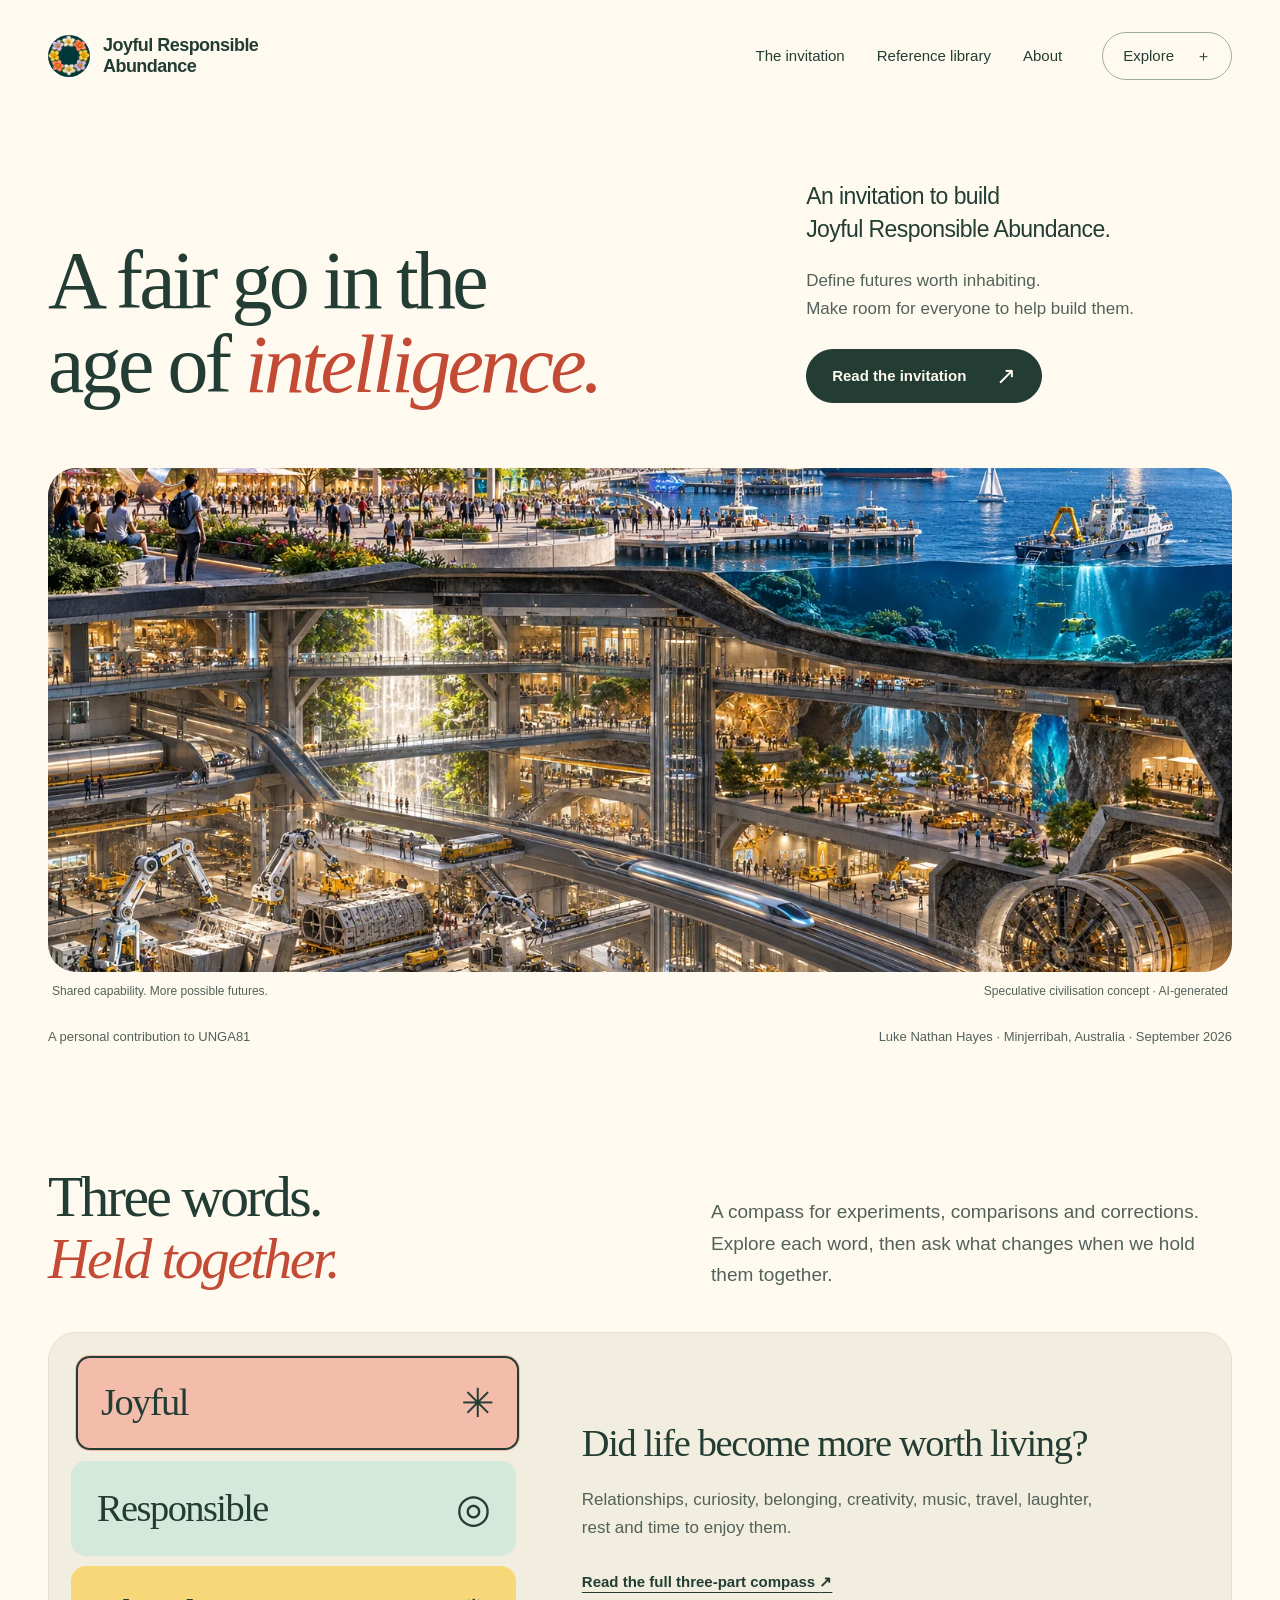
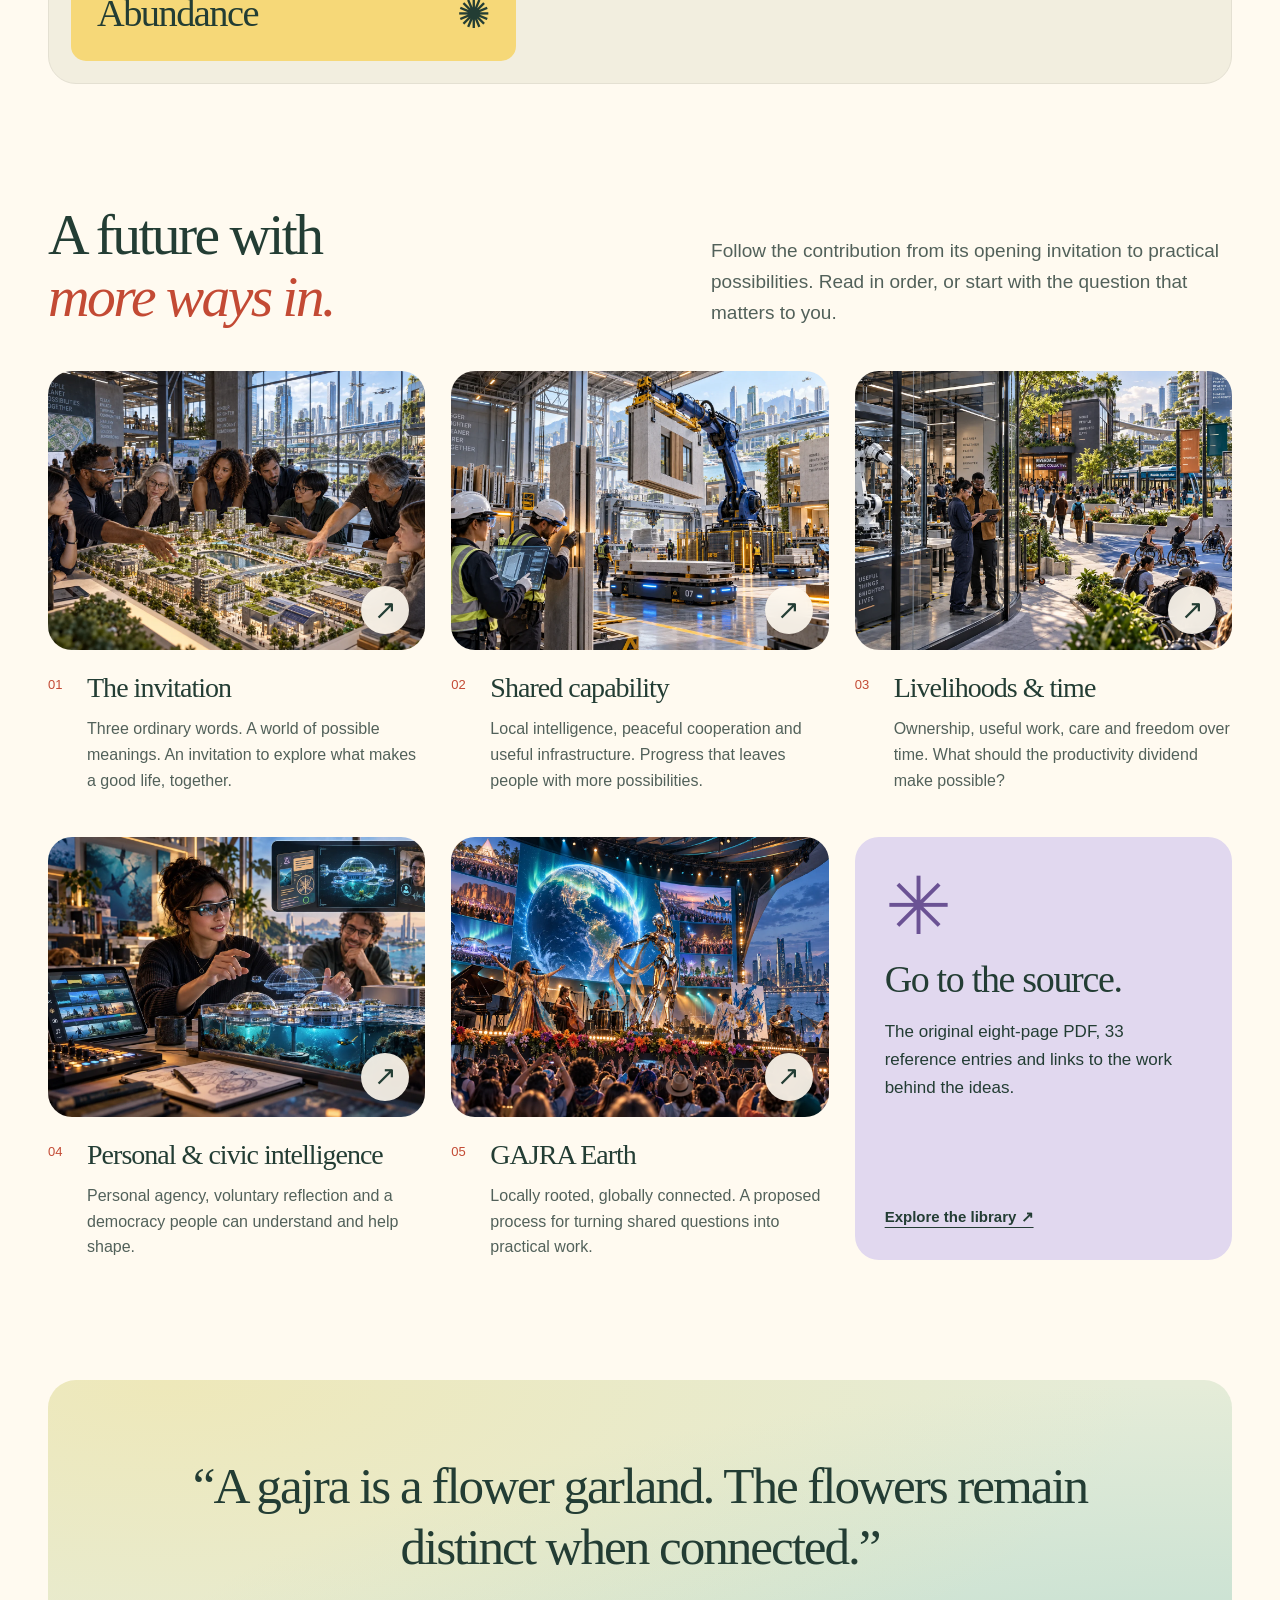
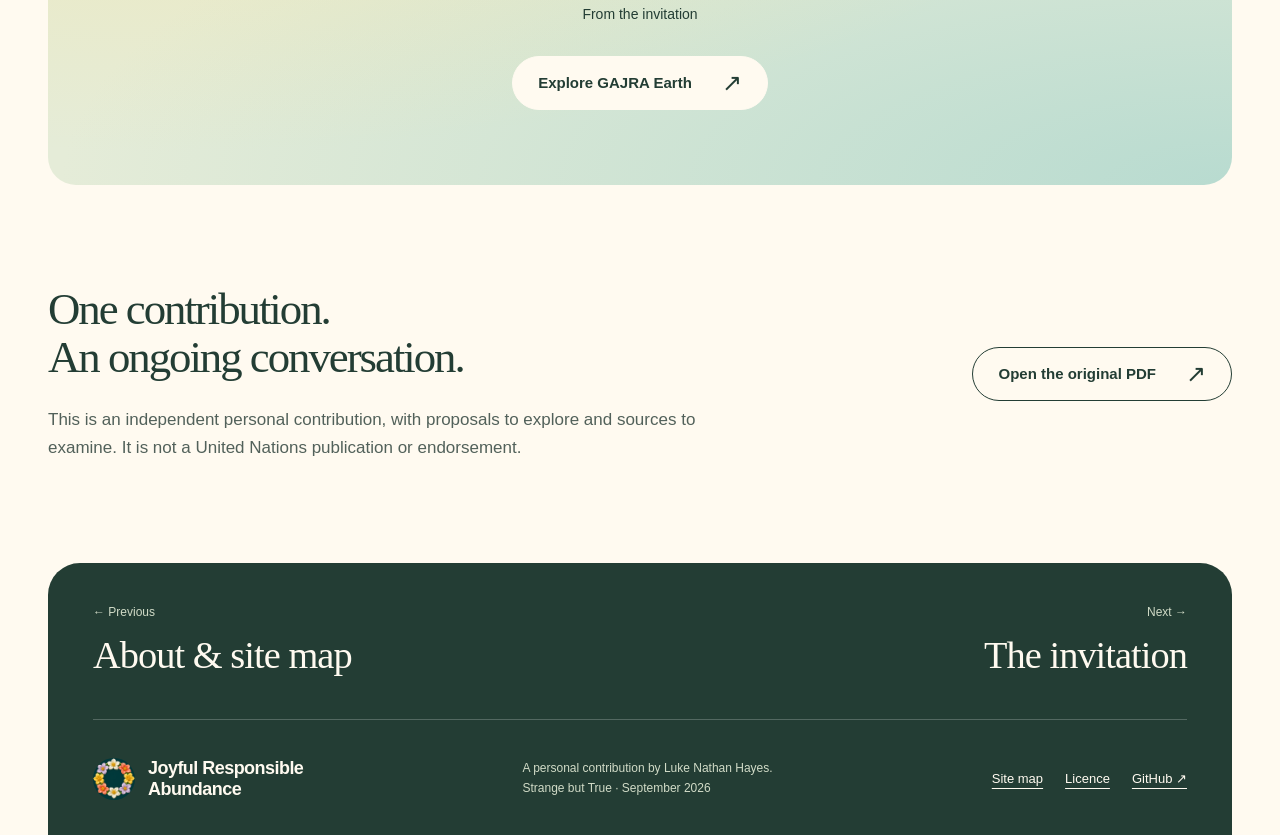
<file: index.html>
<!doctype html>
<html lang="en-AU"><head><meta charset="utf-8"><meta name="viewport" content="width=device-width, initial-scale=1"><meta name="theme-color" content="#fffaf0"><title>A fair go in the age of intelligence | Joyful Responsible Abundance</title><meta name="description" content="An invitation to build Joyful Responsible Abundance. A personal contribution to UNGA81 by Luke Nathan Hayes."><link rel="canonical" href="https://auraofintelligence.github.io/UNGA81-Luke-Hayes/"><meta property="og:type" content="website"><meta property="og:title" content="A fair go in the age of intelligence"><meta property="og:description" content="An invitation to build Joyful Responsible Abundance. A personal contribution to UNGA81 by Luke Nathan Hayes."><meta property="og:url" content="https://auraofintelligence.github.io/UNGA81-Luke-Hayes/"><meta property="og:image" content="https://auraofintelligence.github.io/UNGA81-Luke-Hayes/assets/images/social.jpg?v=civilisation-20260921b"><meta property="og:image:alt" content="A speculative coastal generation city combines active public spaces with subterranean transport, robotic industry and material recovery."><meta property="og:site_name" content="Joyful Responsible Abundance"><meta property="og:image:type" content="image/jpeg"><meta property="og:image:width" content="1200"><meta property="og:image:height" content="630"><meta name="twitter:card" content="summary_large_image"><meta name="twitter:title" content="A fair go in the age of intelligence"><meta name="twitter:description" content="An invitation to build Joyful Responsible Abundance. A personal contribution to UNGA81 by Luke Nathan Hayes."><meta name="twitter:image" content="https://auraofintelligence.github.io/UNGA81-Luke-Hayes/assets/images/social.jpg?v=civilisation-20260921b"><meta name="twitter:image:alt" content="A speculative coastal generation city combines active public spaces with subterranean transport, robotic industry and material recovery."><link rel="icon" href="favicon.ico" sizes="16x16 32x32 48x48"><link rel="icon" href="assets/favicon-32.png" type="image/png" sizes="32x32"><link rel="apple-touch-icon" href="assets/apple-touch-icon.png"><link rel="manifest" href="site.webmanifest"><link rel="stylesheet" href="assets/site.css"><script src="assets/site.js" defer></script><script type="application/ld+json">{"@context": "https://schema.org", "@type": "WebPage", "name": "A fair go in the age of intelligence", "url": "https://auraofintelligence.github.io/UNGA81-Luke-Hayes/index.html", "description": "An invitation to build Joyful Responsible Abundance. A personal contribution to UNGA81 by Luke Nathan Hayes.", "inLanguage": "en-AU", "author": {"@type": "Person", "name": "Luke Nathan Hayes"}, "isPartOf": {"@type": "WebSite", "name": "Joyful Responsible Abundance", "url": "https://auraofintelligence.github.io/UNGA81-Luke-Hayes/"}}</script></head><body id="top" class="page-index"><a class="skip-link" href="#main">Skip to content</a><div class="reading-progress" aria-hidden="true"></div><header class="site-header wrap"><a class="brand" href="index.html" aria-label="Joyful Responsible Abundance home"><img class="brand-mark" src="assets/brand-garland.png" width="42" height="42" alt=""><span>Joyful Responsible<br>Abundance</span></a><nav class="desktop-nav" aria-label="Main"><a href="invitation.html" >The invitation</a><a href="library.html" >Reference library</a><a href="about.html" >About</a></nav><details class="site-menu"><summary>Explore <span aria-hidden="true">＋</span></summary><nav aria-label="All pages"><a href="index.html" aria-current="page">Overview</a><a href="invitation.html">The invitation</a><a href="capability.html">Shared capability</a><a href="livelihoods.html">Livelihoods &amp; time</a><a href="intelligence.html">Personal &amp; civic intelligence</a><a href="futures.html">GAJRA Earth</a><a href="library.html">Reference library</a><a href="about.html">About &amp; site map</a></nav></details></header><main id="main"><section class="home-intro wrap"><div><h1>A fair go in the<br>age of <em>intelligence.</em></h1></div><div class="intro-note"><p class="lead">An invitation to build <br><strong>Joyful Responsible Abundance.</strong></p><p>Define futures worth inhabiting.<br>Make room for everyone to help build them.</p><a class="button" href="invitation.html">Read the invitation <span aria-hidden="true">↗</span></a></div></section><figure class="hero-art wrap home-art"><img class="" src="assets/images/index-1536.webp?v=civilisation-20260921b" srcset="assets/images/index-768.webp?v=civilisation-20260921b 768w, assets/images/index-1536.webp?v=civilisation-20260921b 1536w" sizes="(max-width: 760px) 100vw, 92vw" width="1536" height="1024" alt="A speculative coastal generation city combines active public spaces with subterranean transport, robotic industry and material recovery." fetchpriority="high" decoding="async"><figcaption><span>Shared capability. More possible futures.</span><span>Speculative civilisation concept · AI-generated</span></figcaption></figure><div class="byline wrap"><span>A personal contribution to UNGA81</span><span>Luke Nathan Hayes · Minjerribah, Australia · September 2026</span></div><section class="compass-section wrap" aria-labelledby="compass-title"><div class="section-heading"><h2 id="compass-title">Three words.<br><em>Held together.</em></h2><p>A compass for experiments, comparisons and corrections. Explore each word, then ask what changes when we hold them together.</p></div><div class="compass"><div class="compass-controls" aria-label="Explore the three words"><button class="compass-button joyful" data-word="joyful" aria-pressed="true">Joyful <span aria-hidden="true">✳</span></button><button class="compass-button responsible" data-word="responsible" aria-pressed="false">Responsible <span aria-hidden="true">◎</span></button><button class="compass-button abundance" data-word="abundance" aria-pressed="false">Abundance <span aria-hidden="true">✺</span></button></div><div class="compass-answer" aria-live="polite"><p id="compass-question">Did life become more worth living?</p><p id="compass-detail">Relationships, curiosity, belonging, creativity, music, travel, laughter, rest and time to enjoy them.</p><a class="text-link" href="invitation.html#a-three-part-compass">Read the full three-part compass <span aria-hidden="true">↗</span></a></div></div><noscript><p>Responsible: did we take responsibility for the consequences? Abundance: did useful capability become more abundant and more widely shared?</p></noscript></section><section class="wrap journey" id="explore"><div class="section-heading"><h2>A future with<br><em>more ways in.</em></h2><p>Follow the contribution from its opening invitation to practical possibilities. Read in order, or start with the question that matters to you.</p></div><div class="chapter-grid"><a class="chapter-card" href="invitation.html"><div class="card-art"><img class="" src="assets/images/invitation-1536.webp?v=civilisation-20260921b" srcset="assets/images/invitation-768.webp?v=civilisation-20260921b 768w, assets/images/invitation-1536.webp?v=civilisation-20260921b 1536w" sizes="(max-width: 760px) 100vw, 92vw" width="1536" height="1024" alt="People discuss competing future-city plans in a contemporary public forum, overlooking a busy urban district." loading="lazy" decoding="async"><span class="circle-arrow" aria-hidden="true">↗</span></div><div class="card-copy"><span class="chapter-number">01</span><h3>The invitation</h3><p>Three ordinary words. A world of possible meanings. An invitation to explore what makes a good life, together.</p></div></a><a class="chapter-card" href="capability.html"><div class="card-art"><img class="" src="assets/images/capability-1536.webp?v=civilisation-20260921b" srcset="assets/images/capability-768.webp?v=civilisation-20260921b 768w, assets/images/capability-1536.webp?v=civilisation-20260921b 1536w" sizes="(max-width: 760px) 100vw, 92vw" width="1536" height="1024" alt="People and industrial robots develop modular infrastructure inside a shared fabrication facility." loading="lazy" decoding="async"><span class="circle-arrow" aria-hidden="true">↗</span></div><div class="card-copy"><span class="chapter-number">02</span><h3>Shared capability</h3><p>Local intelligence, peaceful cooperation and useful infrastructure. Progress that leaves people with more possibilities.</p></div></a><a class="chapter-card" href="livelihoods.html"><div class="card-art"><img class="" src="assets/images/livelihoods-1536.webp?v=civilisation-20260921b" srcset="assets/images/livelihoods-768.webp?v=civilisation-20260921b 768w, assets/images/livelihoods-1536.webp?v=civilisation-20260921b 1536w" sizes="(max-width: 760px) 100vw, 92vw" width="1536" height="1024" alt="A contemporary urban district combines robotic production with creative work, sport and shared public space." loading="lazy" decoding="async"><span class="circle-arrow" aria-hidden="true">↗</span></div><div class="card-copy"><span class="chapter-number">03</span><h3>Livelihoods &amp; time</h3><p>Ownership, useful work, care and freedom over time. What should the productivity dividend make possible?</p></div></a><a class="chapter-card" href="intelligence.html"><div class="card-art"><img class="" src="assets/images/intelligence-1536.webp?v=civilisation-20260921b" srcset="assets/images/intelligence-768.webp?v=civilisation-20260921b 768w, assets/images/intelligence-1536.webp?v=civilisation-20260921b 1536w" sizes="(max-width: 760px) 100vw, 92vw" width="1536" height="1024" alt="A person uses smart glasses and a personal computer to connect creative work, memories and an ocean-habitat design." loading="lazy" decoding="async"><span class="circle-arrow" aria-hidden="true">↗</span></div><div class="card-copy"><span class="chapter-number">04</span><h3>Personal &amp; civic intelligence</h3><p>Personal agency, voluntary reflection and a democracy people can understand and help shape.</p></div></a><a class="chapter-card" href="futures.html"><div class="card-art"><img class="" src="assets/images/futures-1536.webp?v=civilisation-20260921b" srcset="assets/images/futures-768.webp?v=civilisation-20260921b 768w, assets/images/futures-1536.webp?v=civilisation-20260921b 1536w" sizes="(max-width: 760px) 100vw, 92vw" width="1536" height="1024" alt="An imagined GAJRA gathering combines musicians, kinetic robotics and links to distinct local celebrations beneath an auroral Earth display." loading="lazy" decoding="async"><span class="circle-arrow" aria-hidden="true">↗</span></div><div class="card-copy"><span class="chapter-number">05</span><h3>GAJRA Earth</h3><p>Locally rooted, globally connected. A proposed process for turning shared questions into practical work.</p></div></a><a class="library-card" href="library.html"><span class="big-flower" aria-hidden="true">✳</span><h3>Go to the source.</h3><p>The original eight-page PDF, 33 reference entries and links to the work behind the ideas.</p><span class="text-link">Explore the library ↗</span></a></div></section><section class="quote-panel wrap"><blockquote>“A gajra is a flower garland. The flowers remain distinct when connected.”</blockquote><p>From the invitation</p><a class="button pale" href="futures.html">Explore GAJRA Earth <span aria-hidden="true">↗</span></a></section><section class="source-strip wrap"><div><h2>One contribution.<br>An ongoing conversation.</h2><p>This is an independent personal contribution, with proposals to explore and sources to examine. It is not a United Nations publication or endorsement.</p></div><a class="button outline" href="documents/UNGA81_Joyful_Responsible_Abundance_Refined.pdf">Open the original PDF <span aria-hidden="true">↗</span></a></section></main><footer class="wrap footer"><nav class="page-turns" aria-label="Previous and next pages"><a href="about.html"><small>← Previous</small><span>About &amp; site map</span></a><a href="invitation.html"><small>Next →</small><span>The invitation</span></a></nav><div class="footer-base"><a class="brand" href="index.html"><img class="brand-mark" src="assets/brand-garland.png" width="42" height="42" alt=""><span>Joyful Responsible<br>Abundance</span></a><p>A personal contribution by Luke Nathan Hayes.<br>Strange but True · September 2026</p><nav aria-label="Footer"><a href="about.html#site-map">Site map</a><a href="about.html#licence">Licence</a><a href="https://github.com/auraofintelligence/UNGA81-Luke-Hayes">GitHub ↗</a></nav></div></footer><a href="#top" class="back-top" aria-label="Back to top"><span aria-hidden="true">↑</span><span class="top-label">Top</span></a></body></html>
</file>
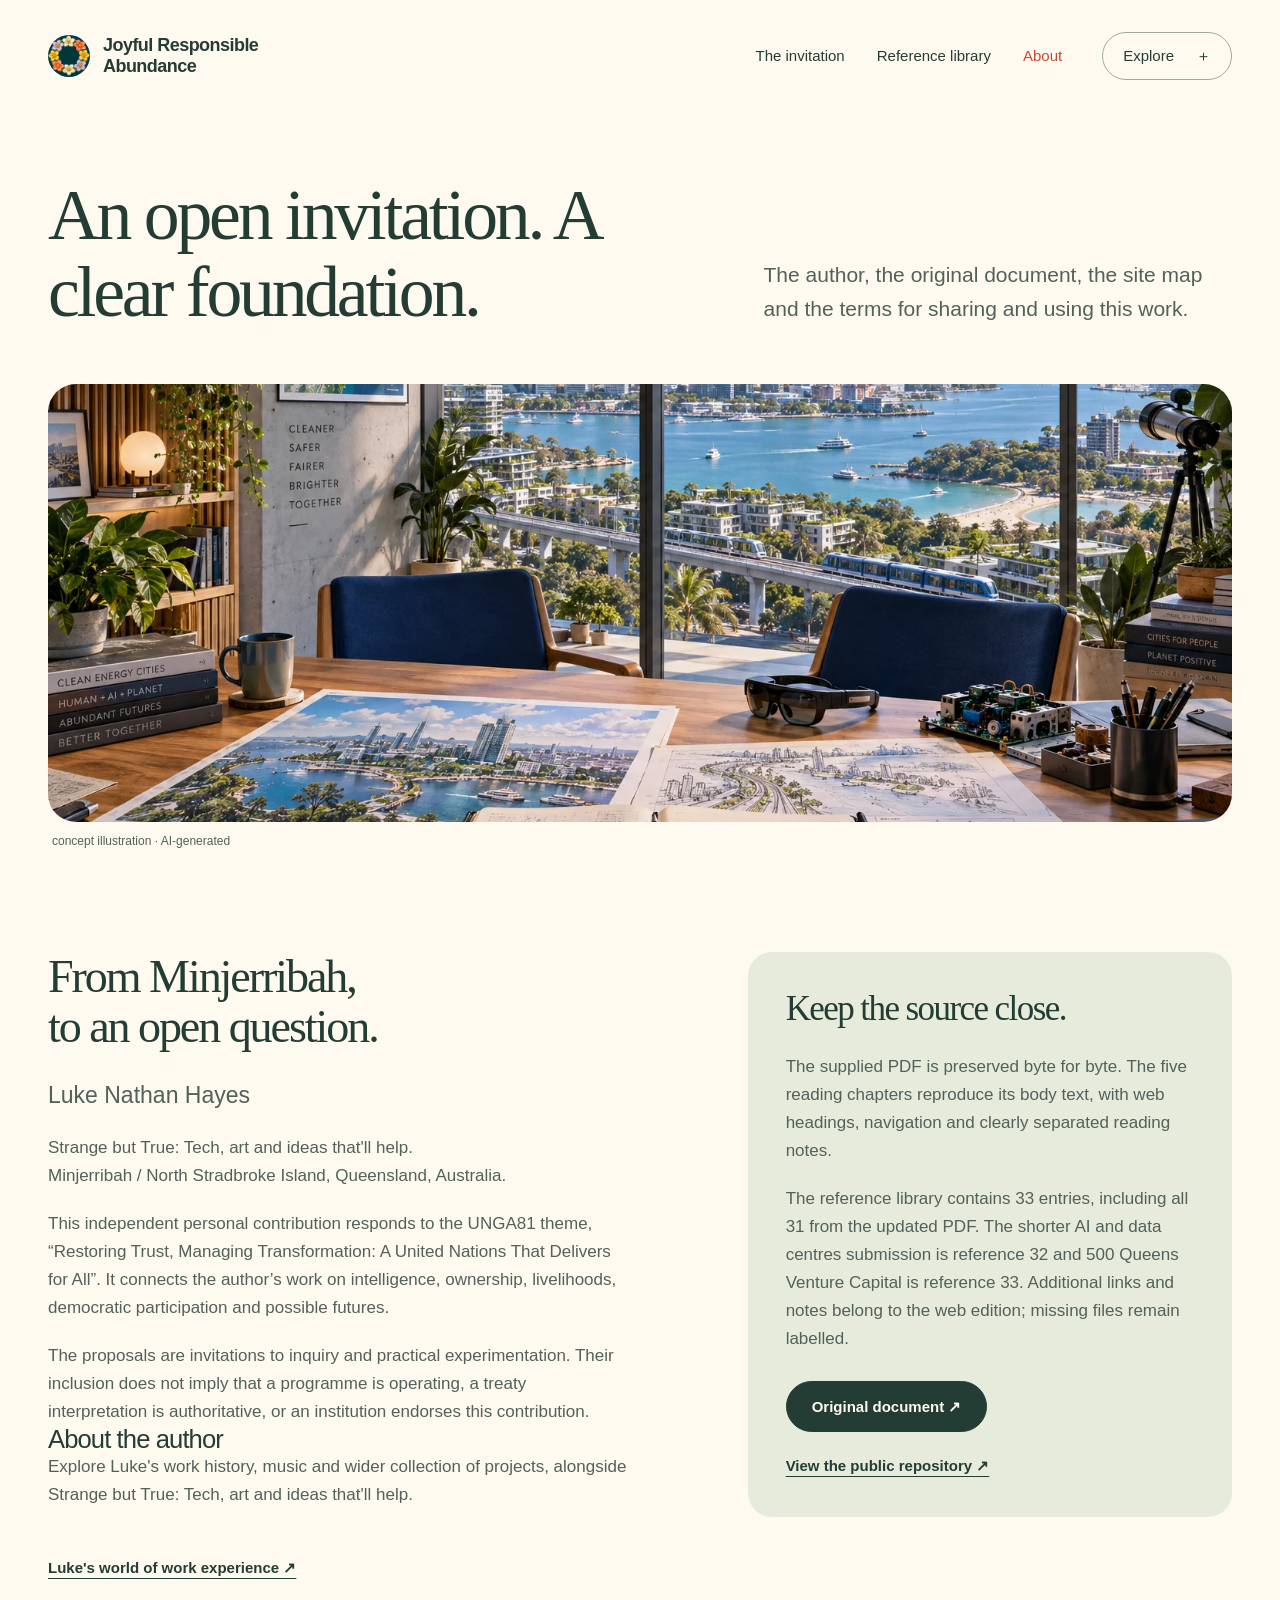
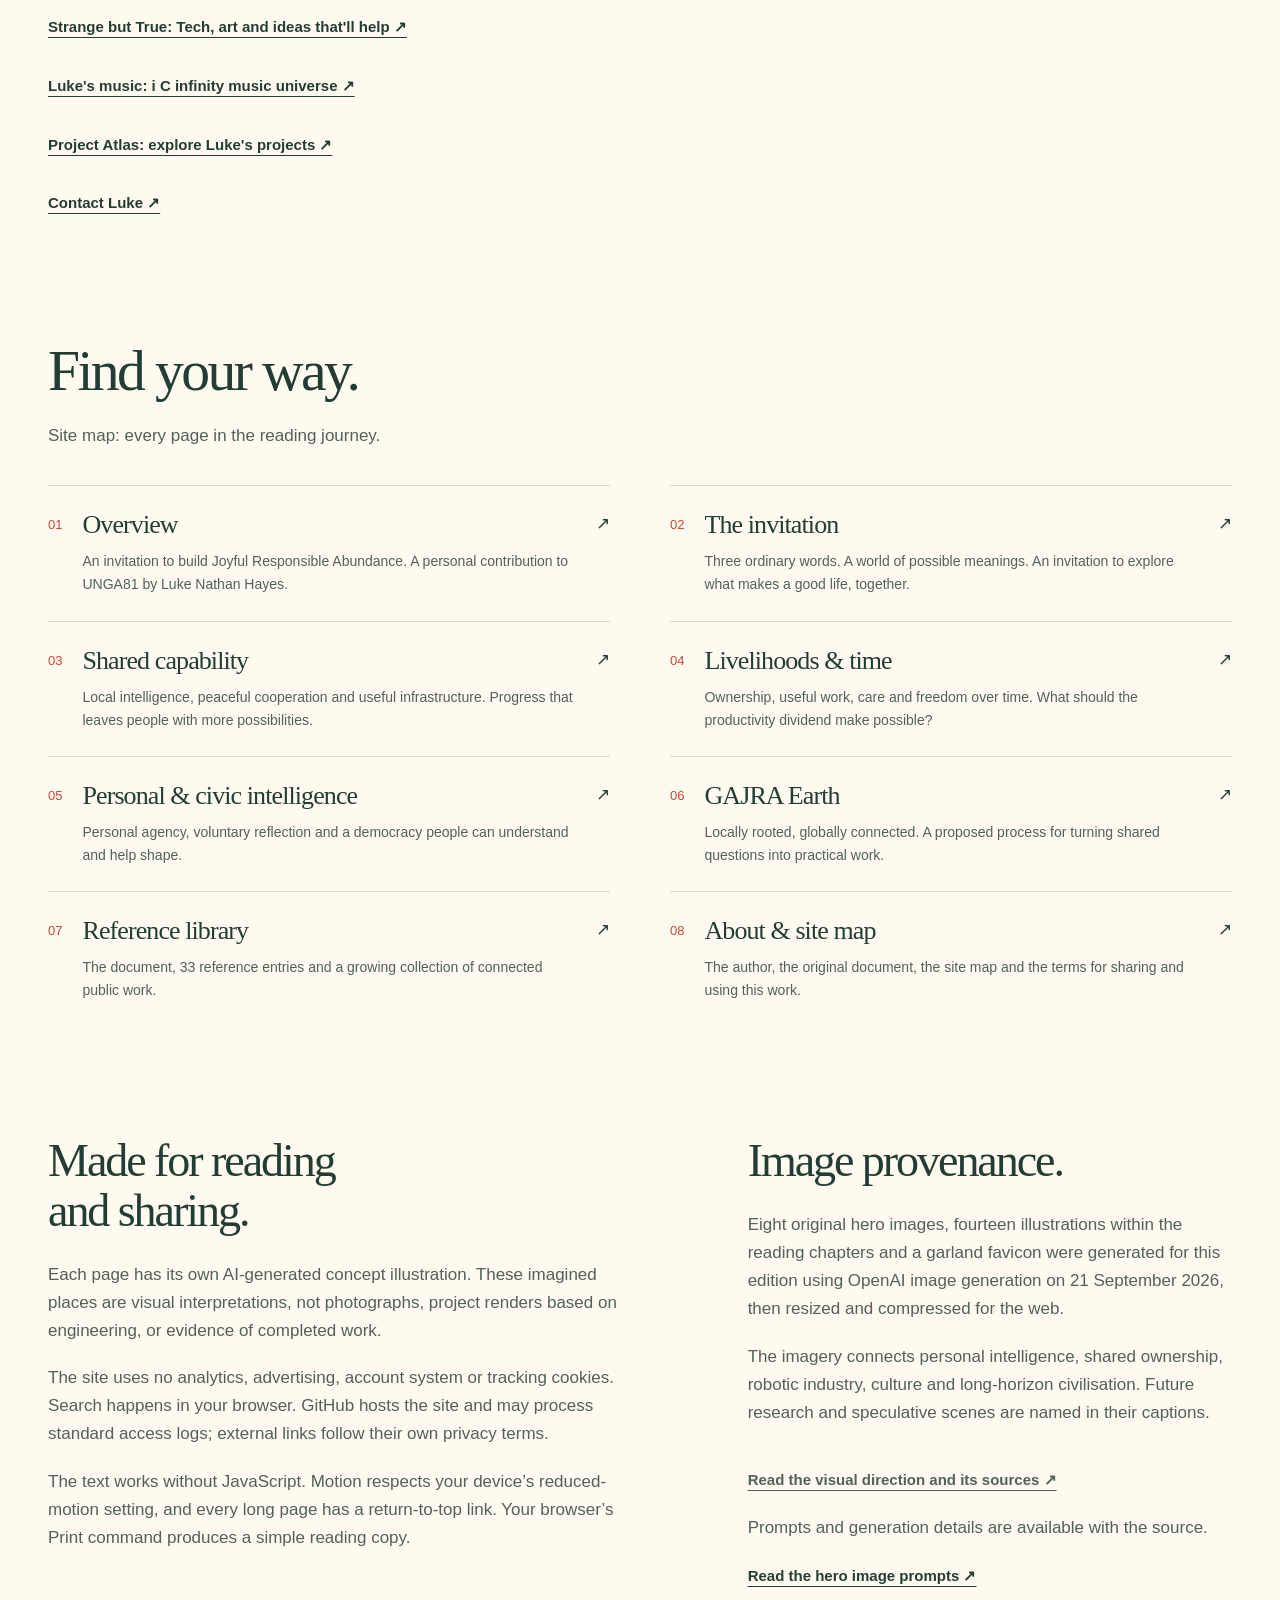
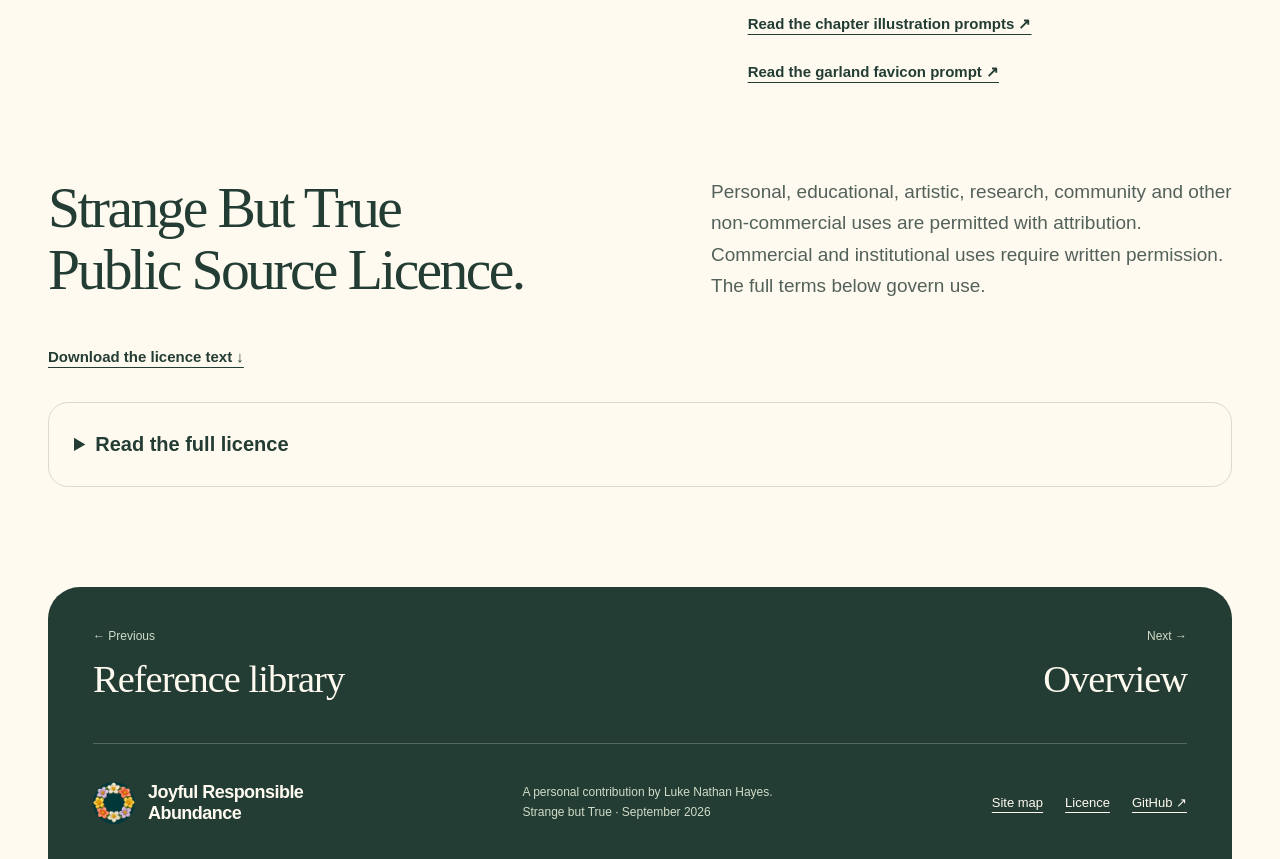
<file: about.html>
<!doctype html>
<html lang="en-AU"><head><meta charset="utf-8"><meta name="viewport" content="width=device-width, initial-scale=1"><meta name="theme-color" content="#fffaf0"><title>An open invitation. A clear foundation. | Joyful Responsible Abundance</title><meta name="description" content="The author, the original document, the site map and the terms for sharing and using this work."><link rel="canonical" href="https://auraofintelligence.github.io/UNGA81-Luke-Hayes/about.html"><meta property="og:type" content="website"><meta property="og:title" content="An open invitation. A clear foundation."><meta property="og:description" content="The author, the original document, the site map and the terms for sharing and using this work."><meta property="og:url" content="https://auraofintelligence.github.io/UNGA81-Luke-Hayes/about.html"><meta property="og:image" content="https://auraofintelligence.github.io/UNGA81-Luke-Hayes/assets/images/social.jpg?v=civilisation-20260921b"><meta property="og:image:alt" content="A speculative coastal generation city combines active public spaces with subterranean transport, robotic industry and material recovery."><meta property="og:site_name" content="Joyful Responsible Abundance"><meta property="og:image:type" content="image/jpeg"><meta property="og:image:width" content="1200"><meta property="og:image:height" content="630"><meta name="twitter:card" content="summary_large_image"><meta name="twitter:title" content="An open invitation. A clear foundation."><meta name="twitter:description" content="The author, the original document, the site map and the terms for sharing and using this work."><meta name="twitter:image" content="https://auraofintelligence.github.io/UNGA81-Luke-Hayes/assets/images/social.jpg?v=civilisation-20260921b"><meta name="twitter:image:alt" content="A speculative coastal generation city combines active public spaces with subterranean transport, robotic industry and material recovery."><link rel="icon" href="favicon.ico" sizes="16x16 32x32 48x48"><link rel="icon" href="assets/favicon-32.png" type="image/png" sizes="32x32"><link rel="apple-touch-icon" href="assets/apple-touch-icon.png"><link rel="manifest" href="site.webmanifest"><link rel="stylesheet" href="assets/site.css"><script src="assets/site.js" defer></script><script type="application/ld+json">{"@context": "https://schema.org", "@type": "WebPage", "name": "An open invitation. A clear foundation.", "url": "https://auraofintelligence.github.io/UNGA81-Luke-Hayes/about.html", "description": "The author, the original document, the site map and the terms for sharing and using this work.", "inLanguage": "en-AU", "author": {"@type": "Person", "name": "Luke Nathan Hayes"}, "isPartOf": {"@type": "WebSite", "name": "Joyful Responsible Abundance", "url": "https://auraofintelligence.github.io/UNGA81-Luke-Hayes/"}}</script></head><body id="top" class="page-about"><a class="skip-link" href="#main">Skip to content</a><div class="reading-progress" aria-hidden="true"></div><header class="site-header wrap"><a class="brand" href="index.html" aria-label="Joyful Responsible Abundance home"><img class="brand-mark" src="assets/brand-garland.png" width="42" height="42" alt=""><span>Joyful Responsible<br>Abundance</span></a><nav class="desktop-nav" aria-label="Main"><a href="invitation.html" >The invitation</a><a href="library.html" >Reference library</a><a href="about.html" aria-current="page">About</a></nav><details class="site-menu"><summary>Explore <span aria-hidden="true">＋</span></summary><nav aria-label="All pages"><a href="index.html">Overview</a><a href="invitation.html">The invitation</a><a href="capability.html">Shared capability</a><a href="livelihoods.html">Livelihoods &amp; time</a><a href="intelligence.html">Personal &amp; civic intelligence</a><a href="futures.html">GAJRA Earth</a><a href="library.html">Reference library</a><a href="about.html" aria-current="page">About &amp; site map</a></nav></details></header><main id="main"><section class="page-intro wrap"><h1>An open invitation. A clear foundation.</h1><p class="lead">The author, the original document, the site map and the terms for sharing and using this work.</p></section><figure class="hero-art wrap"><img class="" src="assets/images/about-1536.webp?v=civilisation-20260921b" srcset="assets/images/about-768.webp?v=civilisation-20260921b 768w, assets/images/about-1536.webp?v=civilisation-20260921b 1536w" sizes="(max-width: 760px) 100vw, 92vw" width="1536" height="1024" alt="A coastal studio looks across a modern Australian city, with a desk holding documents and a wearable prototype." fetchpriority="high" decoding="async"><figcaption>concept illustration · AI-generated</figcaption></figure><div class="about-grid wrap"><section><h2>From Minjerribah,<br>to an open question.</h2><p class="lead">Luke Nathan Hayes</p><p>Strange but True: Tech, art and ideas that'll help.<br>Minjerribah / North Stradbroke Island, Queensland, Australia.</p><p>This independent personal contribution responds to the UNGA81 theme, “Restoring Trust, Managing Transformation: A United Nations That Delivers for All”. It connects the author’s work on intelligence, ownership, livelihoods, democratic participation and possible futures.</p><p>The proposals are invitations to inquiry and practical experimentation. Their inclusion does not imply that a programme is operating, a treaty interpretation is authoritative, or an institution endorses this contribution.</p><h3>About the author</h3><p>Explore Luke's work history, music and wider collection of projects, alongside Strange but True: Tech, art and ideas that'll help.</p><div class="source-links"><a class="text-link" href="https://auraofintelligence.github.io/Lukes-world-of-work-experience/">Luke's world of work experience ↗</a><a class="text-link" href="https://auraofintelligence.github.io/strange-but-true/">Strange but True: Tech, art and ideas that'll help ↗</a><a class="text-link" href="https://auraofintelligence.github.io/i-C-infinity-music-universe/">Luke's music: i C infinity music universe &#8599;</a><a class="text-link" href="https://auraofintelligence.github.io/project-atlas/">Project Atlas: explore Luke's projects &#8599;</a><a class="text-link" href="mailto:auraofintelligence@gmail.com">Contact Luke ↗</a></div></section><aside class="about-card"><h2>Keep the source close.</h2><p>The supplied PDF is preserved byte for byte. The five reading chapters reproduce its body text, with web headings, navigation and clearly separated reading notes.</p><p>The reference library contains 33 entries, including all 31 from the updated PDF. The shorter AI and data centres submission is reference 32 and 500 Queens Venture Capital is reference 33. Additional links and notes belong to the web edition; missing files remain labelled.</p><a class="button" href="documents/UNGA81_Joyful_Responsible_Abundance_Refined.pdf">Original document ↗</a><a class="text-link" href="https://github.com/auraofintelligence/UNGA81-Luke-Hayes">View the public repository ↗</a></aside></div><section class="wrap site-map" id="site-map"><h2>Find your way.</h2><p>Site map: every page in the reading journey.</p><nav class="map-links" aria-label="Site map"><a href="index.html"><span>01</span><div><h3>Overview</h3><p>An invitation to build Joyful Responsible Abundance. A personal contribution to UNGA81 by Luke Nathan Hayes.</p></div><span aria-hidden="true">↗</span></a><a href="invitation.html"><span>02</span><div><h3>The invitation</h3><p>Three ordinary words. A world of possible meanings. An invitation to explore what makes a good life, together.</p></div><span aria-hidden="true">↗</span></a><a href="capability.html"><span>03</span><div><h3>Shared capability</h3><p>Local intelligence, peaceful cooperation and useful infrastructure. Progress that leaves people with more possibilities.</p></div><span aria-hidden="true">↗</span></a><a href="livelihoods.html"><span>04</span><div><h3>Livelihoods &amp; time</h3><p>Ownership, useful work, care and freedom over time. What should the productivity dividend make possible?</p></div><span aria-hidden="true">↗</span></a><a href="intelligence.html"><span>05</span><div><h3>Personal &amp; civic intelligence</h3><p>Personal agency, voluntary reflection and a democracy people can understand and help shape.</p></div><span aria-hidden="true">↗</span></a><a href="futures.html"><span>06</span><div><h3>GAJRA Earth</h3><p>Locally rooted, globally connected. A proposed process for turning shared questions into practical work.</p></div><span aria-hidden="true">↗</span></a><a href="library.html"><span>07</span><div><h3>Reference library</h3><p>The document, 33 reference entries and a growing collection of connected public work.</p></div><span aria-hidden="true">↗</span></a><a href="about.html"><span>08</span><div><h3>About &amp; site map</h3><p>The author, the original document, the site map and the terms for sharing and using this work.</p></div><span aria-hidden="true">↗</span></a></nav></section><section class="wrap about-grid"><div><h2>Made for reading<br>and sharing.</h2><p>Each page has its own AI-generated concept illustration. These imagined places are visual interpretations, not photographs, project renders based on engineering, or evidence of completed work.</p><p>The site uses no analytics, advertising, account system or tracking cookies. Search happens in your browser. GitHub hosts the site and may process standard access logs; external links follow their own privacy terms.</p><p>The text works without JavaScript. Motion respects your device’s reduced-motion setting, and every long page has a return-to-top link. Your browser’s Print command produces a simple reading copy.</p></div><div><h2>Image provenance.</h2><p>Eight original hero images, fourteen illustrations within the reading chapters and a garland favicon were generated for this edition using OpenAI image generation on 21 September 2026, then resized and compressed for the web.</p><p>The imagery connects personal intelligence, shared ownership, robotic industry, culture and long-horizon civilisation. Future research and speculative scenes are named in their captions.</p><p><a class="text-link" href="data/visual-direction.md">Read the visual direction and its sources ↗</a></p><p>Prompts and generation details are available with the source.</p><a class="text-link" href="data/image-prompts.json">Read the hero image prompts ↗</a><br><a class="text-link" href="data/inline-illustrations.json">Read the chapter illustration prompts ↗</a><br><a class="text-link" href="data/favicon-prompt.json">Read the garland favicon prompt ↗</a></div></section><section class="wrap licence-section" id="licence"><div class="section-heading"><h2>Strange But True<br>Public Source Licence.</h2><p>Personal, educational, artistic, research, community and other non-commercial uses are permitted with attribution. Commercial and institutional uses require written permission. The full terms below govern use.</p></div><a class="text-link" href="LICENCE.md">Download the licence text ↓</a><details class="licence-details"><summary>Read the full licence</summary><div class="prose"><p>Copyright (c) 2026 Luke Nathan Hayes / Strange But True / Aura of Intelligence.</p><p>All rights reserved except as allowed below.</p><p>This is a plain-language licence for A fair go in the age of intelligence.</p><p>This is not an open-source licence. It is a public source licence: people can read, learn from and use the work personally, but commercial and corporate rights stay with Luke Nathan Hayes.</p><h3>1. What You Can Do</h3><p>You may view, share, clone, study, reference and adapt this repo for personal, educational, artistic, research, community or other non-commercial use.</p><p>You may use a personal AI assistant to help read, explain or adapt the repo for those allowed non-commercial uses.</p><p>If you use or adapt the work, give clear credit:</p><p>Based on A fair go in the age of intelligence by Luke Nathan Hayes / Strange But True / Aura of Intelligence.</p><p>Original project: https://github.com/auraofintelligence/UNGA81-Luke-Hayes</p><p>Used under the Strange But True Public Source Licence.</p><h3>2. What You Cannot Do Without Permission</h3><p>You may not use this repo, its code, ideas, text, designs, workflows, data structures, assets, names or close derivatives for commercial, corporate, institutional, government, startup, agency, client or employer purposes without written permission from Luke Nathan Hayes.</p><p>That means you may not:</p><ul><li>sell, monetise, repackage, licence, sponsor, advertise with or commercially distribute the work;</li><li>use it in paid products, SaaS tools, client work, consulting, courses, workshops, dashboards, templates or commercial infrastructure;</li><li>use it inside a company, agency, startup, institution, government body or funded commercial project;</li><li>use it for commercial AI training, datasets, embeddings, knowledge bases, agents, model products or evaluation systems;</li><li>remove attribution or present the work as your own;</li><li>use Strange But True, Aura of Intelligence, Luke Nathan Hayes, project names, screenshots, music, writing, images or brand material to imply endorsement, partnership or approval.</li></ul><h3>3. Commercial Rights</h3><p>All commercial rights are reserved to Luke Nathan Hayes.</p><p>Commercial use requires written permission from Luke Nathan Hayes. Permission can be granted, denied, limited, priced or handled under a separate agreement.</p><h3>4. Your Own Outputs</h3><p>If this repo lets you create your own notes, Markdown files, exports, maps, profiles, plans or other personal outputs, those outputs belong to you.</p><p>You are responsible for what you put into the tool, what you export, and where you share it.</p><h3>5. Third-Party Material</h3><p>This licence only covers original material created by Luke Nathan Hayes / Strange But True / Aura of Intelligence.</p><p>Third-party libraries, fonts, APIs, platforms, services or embedded material keep their own licences.</p><h3>6. No Harmful Or Misleading Use</h3><p>You may not use this repo or its material for deceptive, exploitative, aggressive, hateful, harassing, unsafe or harmful purposes.</p><p>You may not use it to mislead people about privacy, security, law, finance, health, public safety, governance, crypto, AI capability or current events.</p><h3>7. No Warranty</h3><p>This repo is provided as-is.</p><p>Luke Nathan Hayes / Strange But True / Aura of Intelligence make no warranties and accept no liability for how you use, adapt, interpret, deploy or rely on this material.</p><p>Public prototypes are not finished legal, medical, financial, privacy, security, public-safety, governance, crypto, AI-governance or production infrastructure unless Luke Nathan Hayes explicitly says so in writing.</p></div></details></section></main><footer class="wrap footer"><nav class="page-turns" aria-label="Previous and next pages"><a href="library.html"><small>← Previous</small><span>Reference library</span></a><a href="index.html"><small>Next →</small><span>Overview</span></a></nav><div class="footer-base"><a class="brand" href="index.html"><img class="brand-mark" src="assets/brand-garland.png" width="42" height="42" alt=""><span>Joyful Responsible<br>Abundance</span></a><p>A personal contribution by Luke Nathan Hayes.<br>Strange but True · September 2026</p><nav aria-label="Footer"><a href="about.html#site-map">Site map</a><a href="about.html#licence">Licence</a><a href="https://github.com/auraofintelligence/UNGA81-Luke-Hayes">GitHub ↗</a></nav></div></footer><a href="#top" class="back-top" aria-label="Back to top"><span aria-hidden="true">↑</span><span class="top-label">Top</span></a></body></html>
</file>
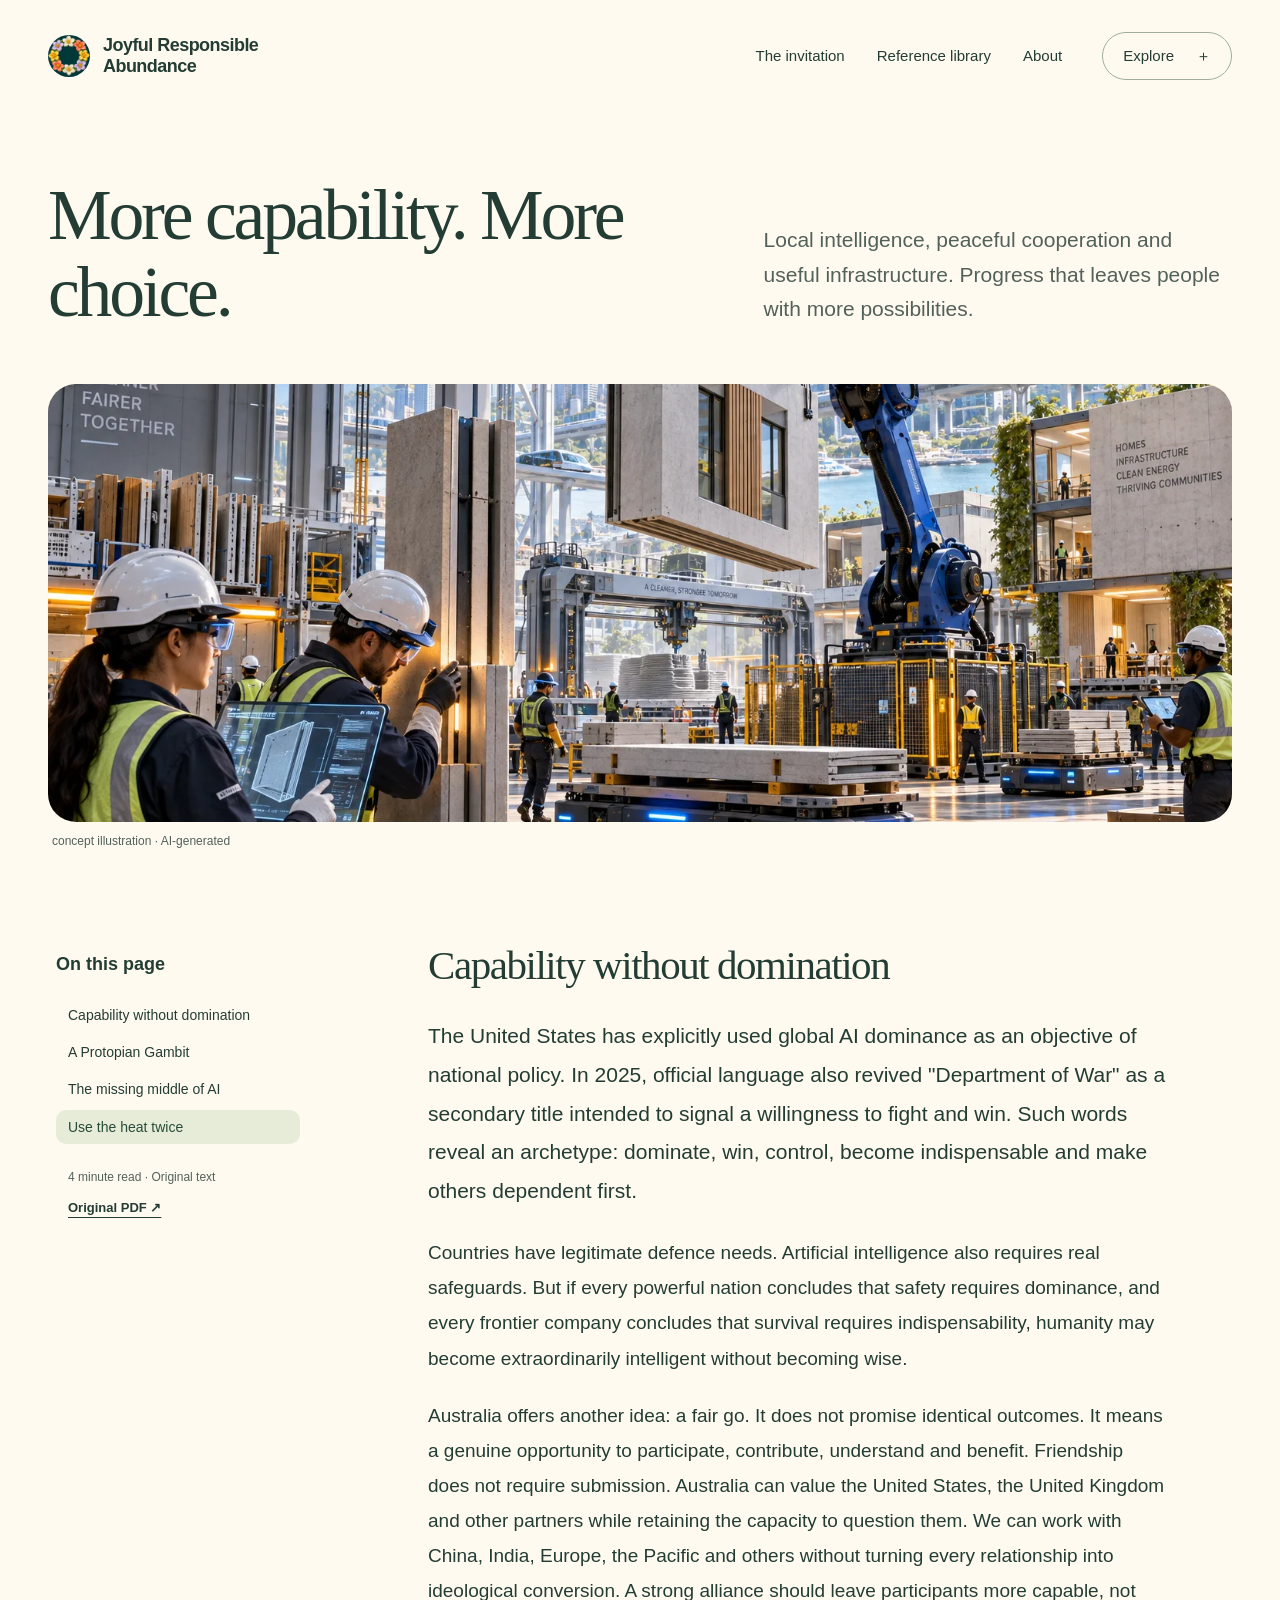
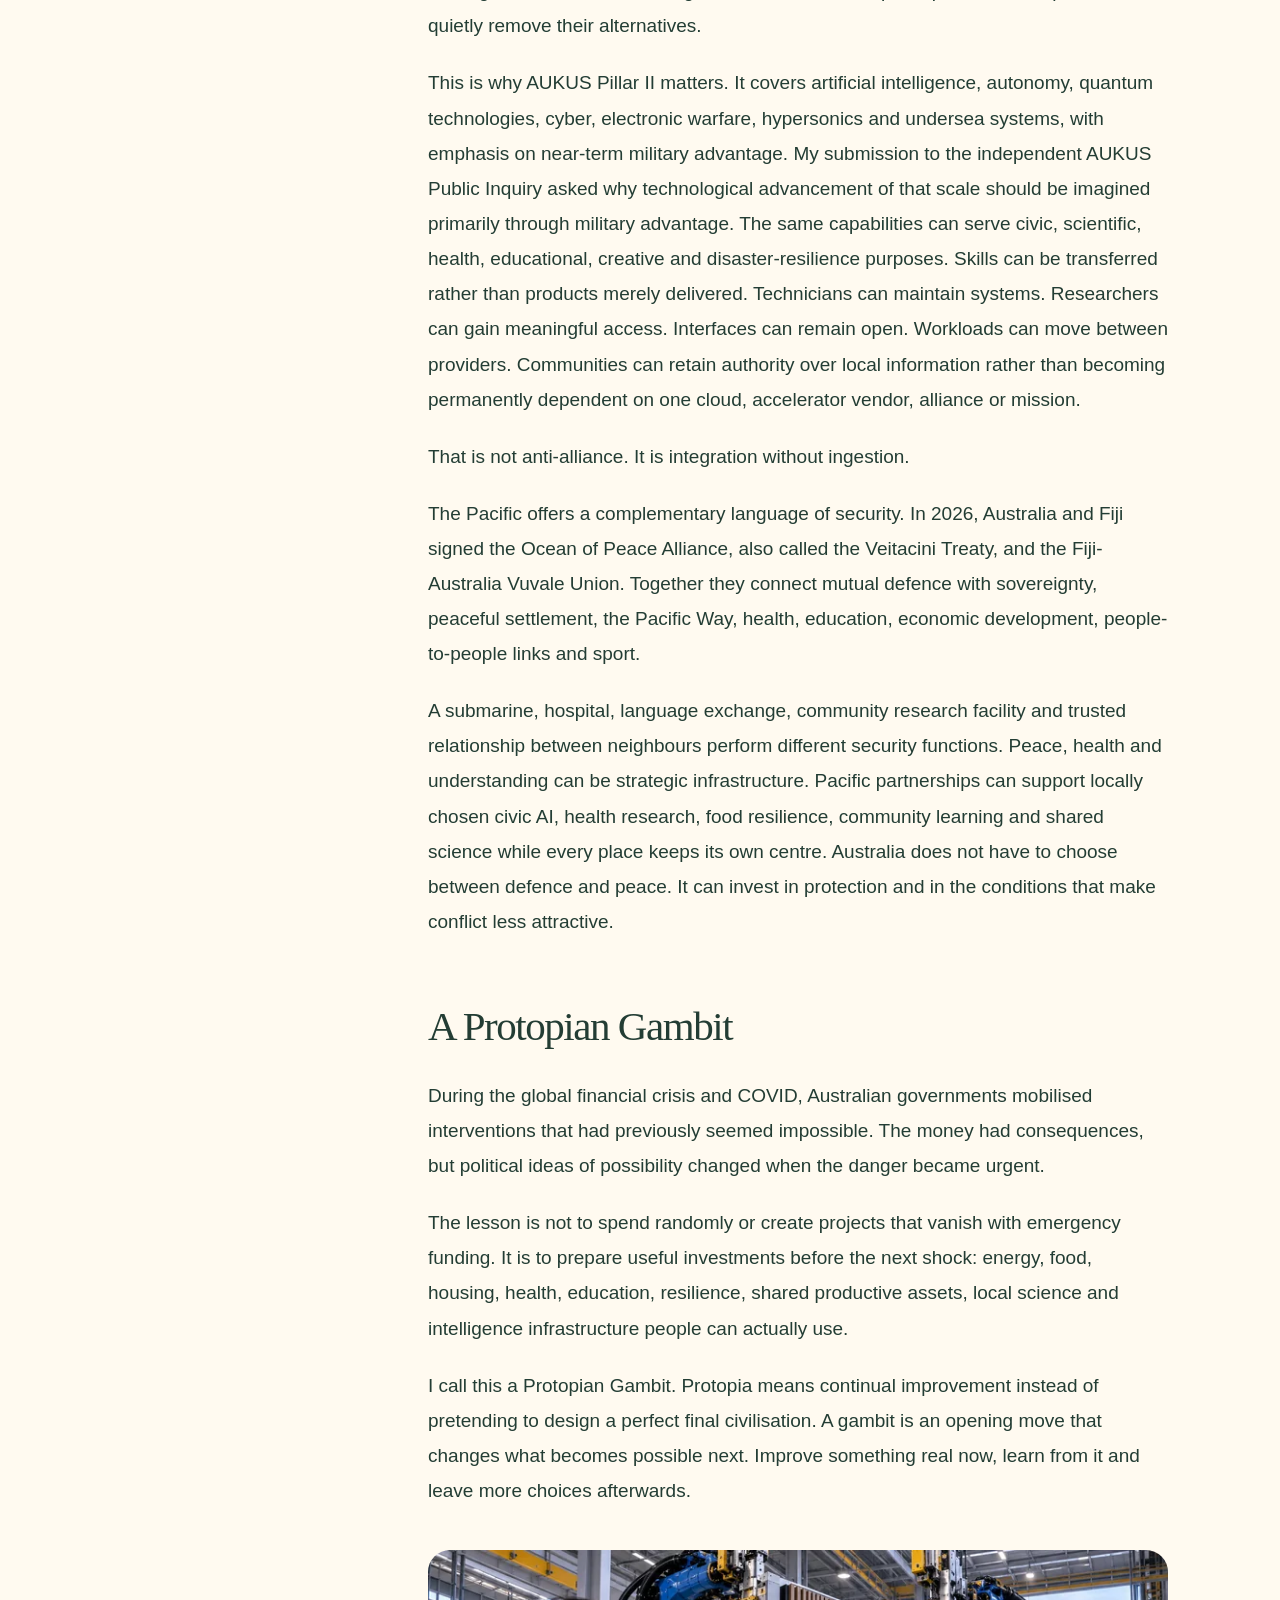
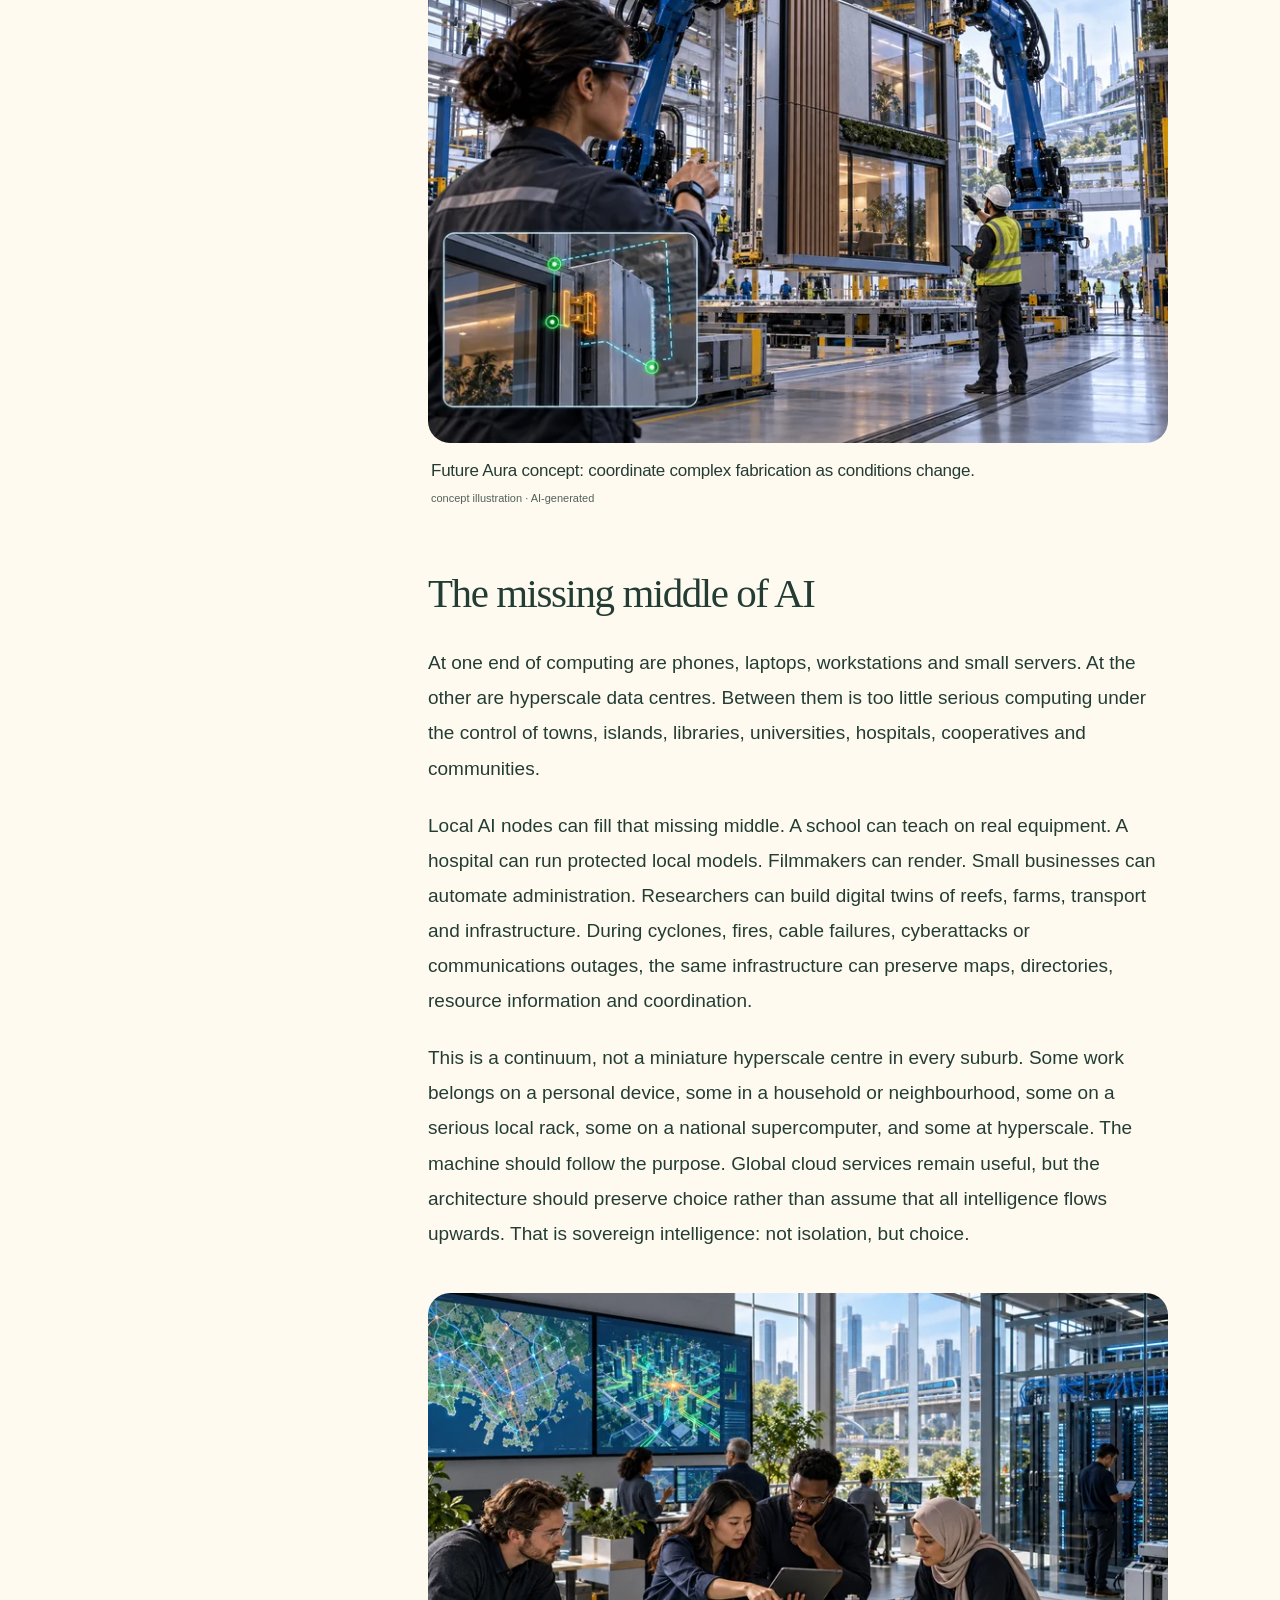
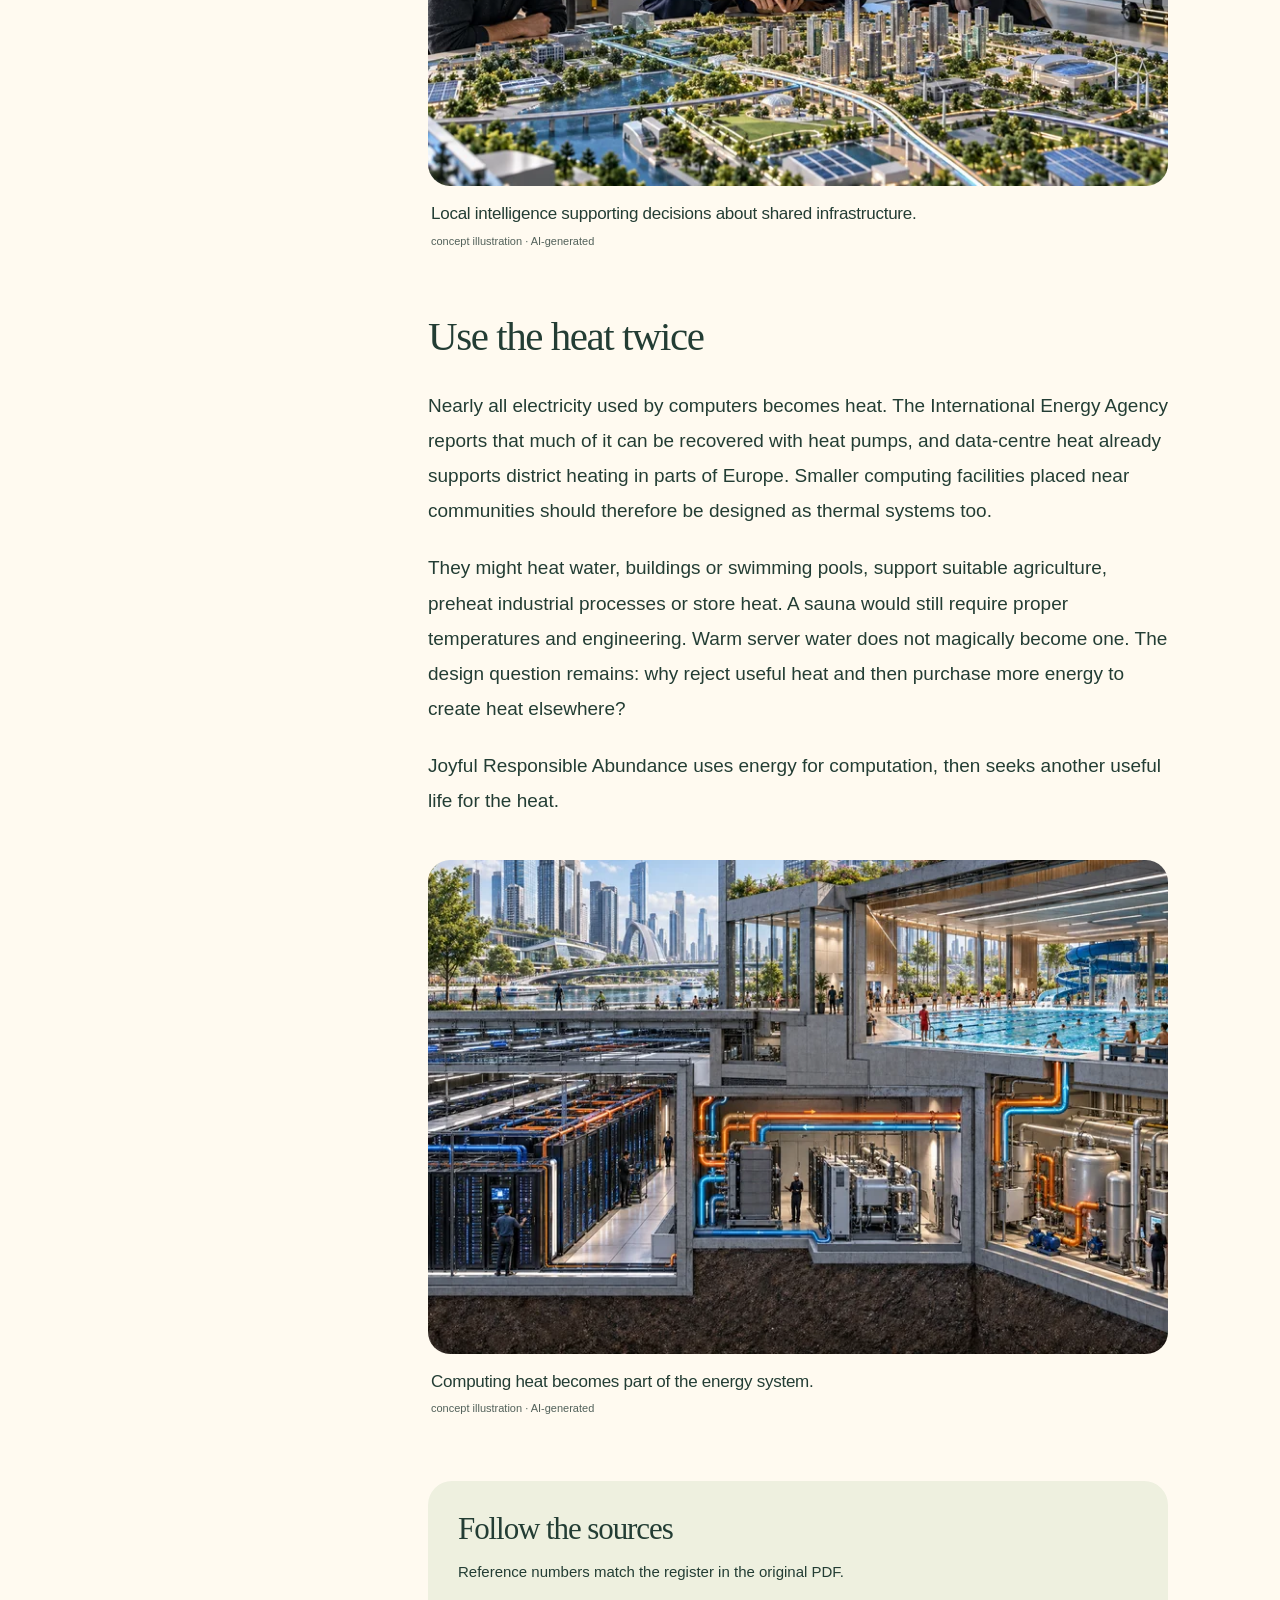
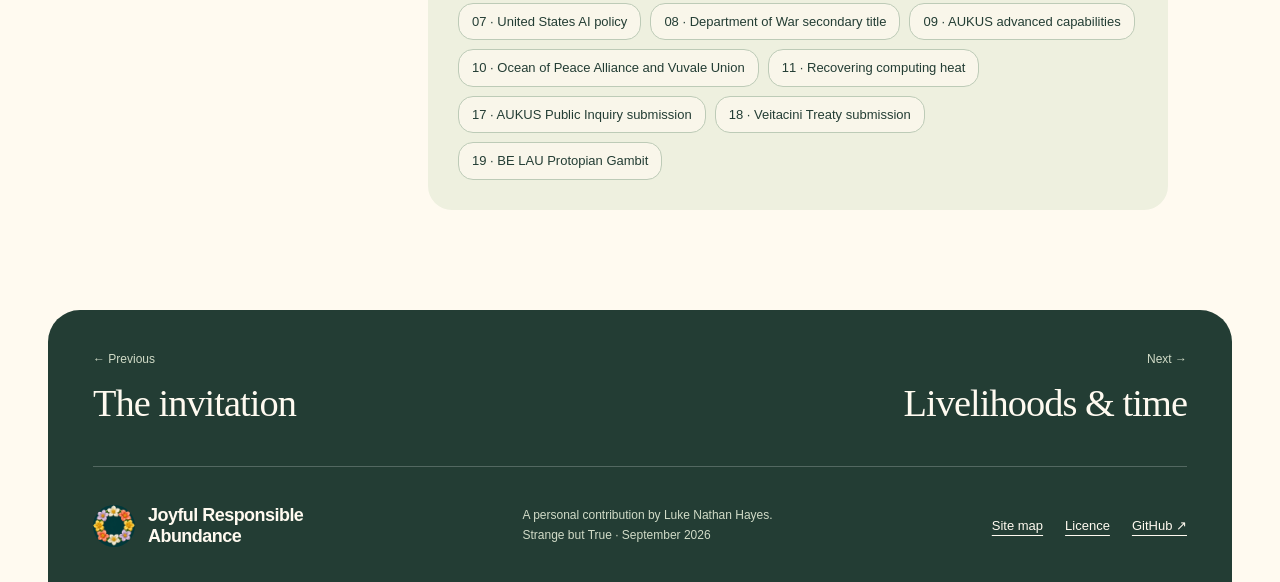
<file: capability.html>
<!doctype html>
<html lang="en-AU"><head><meta charset="utf-8"><meta name="viewport" content="width=device-width, initial-scale=1"><meta name="theme-color" content="#fffaf0"><title>More capability. More choice. | Joyful Responsible Abundance</title><meta name="description" content="Local intelligence, peaceful cooperation and useful infrastructure. Progress that leaves people with more possibilities."><link rel="canonical" href="https://auraofintelligence.github.io/UNGA81-Luke-Hayes/capability.html"><meta property="og:type" content="website"><meta property="og:title" content="More capability. More choice."><meta property="og:description" content="Local intelligence, peaceful cooperation and useful infrastructure. Progress that leaves people with more possibilities."><meta property="og:url" content="https://auraofintelligence.github.io/UNGA81-Luke-Hayes/capability.html"><meta property="og:image" content="https://auraofintelligence.github.io/UNGA81-Luke-Hayes/assets/images/social.jpg?v=civilisation-20260921b"><meta property="og:image:alt" content="A speculative coastal generation city combines active public spaces with subterranean transport, robotic industry and material recovery."><meta property="og:site_name" content="Joyful Responsible Abundance"><meta property="og:image:type" content="image/jpeg"><meta property="og:image:width" content="1200"><meta property="og:image:height" content="630"><meta name="twitter:card" content="summary_large_image"><meta name="twitter:title" content="More capability. More choice."><meta name="twitter:description" content="Local intelligence, peaceful cooperation and useful infrastructure. Progress that leaves people with more possibilities."><meta name="twitter:image" content="https://auraofintelligence.github.io/UNGA81-Luke-Hayes/assets/images/social.jpg?v=civilisation-20260921b"><meta name="twitter:image:alt" content="A speculative coastal generation city combines active public spaces with subterranean transport, robotic industry and material recovery."><link rel="icon" href="favicon.ico" sizes="16x16 32x32 48x48"><link rel="icon" href="assets/favicon-32.png" type="image/png" sizes="32x32"><link rel="apple-touch-icon" href="assets/apple-touch-icon.png"><link rel="manifest" href="site.webmanifest"><link rel="stylesheet" href="assets/site.css"><script src="assets/site.js" defer></script><script type="application/ld+json">{"@context": "https://schema.org", "@type": "WebPage", "name": "More capability. More choice.", "url": "https://auraofintelligence.github.io/UNGA81-Luke-Hayes/capability.html", "description": "Local intelligence, peaceful cooperation and useful infrastructure. Progress that leaves people with more possibilities.", "inLanguage": "en-AU", "author": {"@type": "Person", "name": "Luke Nathan Hayes"}, "isPartOf": {"@type": "WebSite", "name": "Joyful Responsible Abundance", "url": "https://auraofintelligence.github.io/UNGA81-Luke-Hayes/"}}</script></head><body id="top" class="page-capability"><a class="skip-link" href="#main">Skip to content</a><div class="reading-progress" aria-hidden="true"></div><header class="site-header wrap"><a class="brand" href="index.html" aria-label="Joyful Responsible Abundance home"><img class="brand-mark" src="assets/brand-garland.png" width="42" height="42" alt=""><span>Joyful Responsible<br>Abundance</span></a><nav class="desktop-nav" aria-label="Main"><a href="invitation.html" >The invitation</a><a href="library.html" >Reference library</a><a href="about.html" >About</a></nav><details class="site-menu"><summary>Explore <span aria-hidden="true">＋</span></summary><nav aria-label="All pages"><a href="index.html">Overview</a><a href="invitation.html">The invitation</a><a href="capability.html" aria-current="page">Shared capability</a><a href="livelihoods.html">Livelihoods &amp; time</a><a href="intelligence.html">Personal &amp; civic intelligence</a><a href="futures.html">GAJRA Earth</a><a href="library.html">Reference library</a><a href="about.html">About &amp; site map</a></nav></details></header><main id="main"><section class="page-intro wrap"><h1>More capability. More choice.</h1><p class="lead">Local intelligence, peaceful cooperation and useful infrastructure. Progress that leaves people with more possibilities.</p></section><figure class="hero-art wrap"><img class="" src="assets/images/capability-1536.webp?v=civilisation-20260921b" srcset="assets/images/capability-768.webp?v=civilisation-20260921b 768w, assets/images/capability-1536.webp?v=civilisation-20260921b 1536w" sizes="(max-width: 760px) 100vw, 92vw" width="1536" height="1024" alt="People and industrial robots develop modular infrastructure inside a shared fabrication facility." fetchpriority="high" decoding="async"><figcaption>concept illustration · AI-generated</figcaption></figure><div class="reading-layout wrap"><aside class="contents"><details open><summary>On this page</summary><nav aria-label="On this page"><a href="#capability-without-domination">Capability without domination</a><a href="#a-protopian-gambit">A Protopian Gambit</a><a href="#the-missing-middle-of-ai">The missing middle of AI</a><a href="#use-the-heat-twice">Use the heat twice</a></nav></details><p>4 minute read · Original text</p><a class="text-link" href="documents/UNGA81_Joyful_Responsible_Abundance_Refined.pdf">Original PDF ↗</a></aside><article class="prose"><section class="reading-section" id="capability-without-domination"><h2>Capability without domination</h2><p data-source="true">The United States has explicitly used global AI dominance as an objective of national policy. In 2025, official language also revived &quot;Department of War&quot; as a secondary title intended to signal a willingness to fight and win. Such words reveal an archetype: dominate, win, control, become indispensable and make others dependent first.</p><p data-source="true">Countries have legitimate defence needs. Artificial intelligence also requires real safeguards. But if every powerful nation concludes that safety requires dominance, and every frontier company concludes that survival requires indispensability, humanity may become extraordinarily intelligent without becoming wise.</p><p data-source="true">Australia offers another idea: a fair go. It does not promise identical outcomes. It means a genuine opportunity to participate, contribute, understand and benefit. Friendship does not require submission. Australia can value the United States, the United Kingdom and other partners while retaining the capacity to question them. We can work with China, India, Europe, the Pacific and others without turning every relationship into ideological conversion. A strong alliance should leave participants more capable, not quietly remove their alternatives.</p><p data-source="true">This is why AUKUS Pillar II matters. It covers artificial intelligence, autonomy, quantum technologies, cyber, electronic warfare, hypersonics and undersea systems, with emphasis on near-term military advantage. My submission to the independent AUKUS Public Inquiry asked why technological advancement of that scale should be imagined primarily through military advantage. The same capabilities can serve civic, scientific, health, educational, creative and disaster-resilience purposes. Skills can be transferred rather than products merely delivered. Technicians can maintain systems. Researchers can gain meaningful access. Interfaces can remain open. Workloads can move between providers. Communities can retain authority over local information rather than becoming permanently dependent on one cloud, accelerator vendor, alliance or mission.</p><p data-source="true">That is not anti-alliance. It is integration without ingestion.</p><p data-source="true">The Pacific offers a complementary language of security. In 2026, Australia and Fiji signed the Ocean of Peace Alliance, also called the Veitacini Treaty, and the Fiji-Australia Vuvale Union. Together they connect mutual defence with sovereignty, peaceful settlement, the Pacific Way, health, education, economic development, people-to-people links and sport.</p><p data-source="true">A submarine, hospital, language exchange, community research facility and trusted relationship between neighbours perform different security functions. Peace, health and understanding can be strategic infrastructure. Pacific partnerships can support locally chosen civic AI, health research, food resilience, community learning and shared science while every place keeps its own centre. Australia does not have to choose between defence and peace. It can invest in protection and in the conditions that make conflict less attractive.</p></section><section class="reading-section" id="a-protopian-gambit"><h2>A Protopian Gambit</h2><p data-source="true">During the global financial crisis and COVID, Australian governments mobilised interventions that had previously seemed impossible. The money had consequences, but political ideas of possibility changed when the danger became urgent.</p><p data-source="true">The lesson is not to spend randomly or create projects that vanish with emergency funding. It is to prepare useful investments before the next shock: energy, food, housing, health, education, resilience, shared productive assets, local science and intelligence infrastructure people can actually use.</p><p data-source="true">I call this a Protopian Gambit. Protopia means continual improvement instead of pretending to design a perfect final civilisation. A gambit is an opening move that changes what becomes possible next. Improve something real now, learn from it and leave more choices afterwards.</p><figure class="reading-art"><img src="assets/images/reading-aura-repair-guidance-1536.webp?v=civilisation-20260921b" srcset="assets/images/reading-aura-repair-guidance-768.webp?v=civilisation-20260921b 768w, assets/images/reading-aura-repair-guidance-1536.webp?v=civilisation-20260921b 1536w" sizes="(max-width: 760px) calc(100vw - 36px), (max-width: 1100px) 65vw, 740px" width="1536" height="1024" alt="An engineer wearing smart glasses supervises robots assembling a modular building component." loading="lazy" decoding="async"><figcaption><span>Future Aura concept: coordinate complex fabrication as conditions change.</span><small>concept illustration · AI-generated</small></figcaption></figure></section><section class="reading-section" id="the-missing-middle-of-ai"><h2>The missing middle of AI</h2><p data-source="true">At one end of computing are phones, laptops, workstations and small servers. At the other are hyperscale data centres. Between them is too little serious computing under the control of towns, islands, libraries, universities, hospitals, cooperatives and communities.</p><p data-source="true">Local AI nodes can fill that missing middle. A school can teach on real equipment. A hospital can run protected local models. Filmmakers can render. Small businesses can automate administration. Researchers can build digital twins of reefs, farms, transport and infrastructure. During cyclones, fires, cable failures, cyberattacks or communications outages, the same infrastructure can preserve maps, directories, resource information and coordination.</p><p data-source="true">This is a continuum, not a miniature hyperscale centre in every suburb. Some work belongs on a personal device, some in a household or neighbourhood, some on a serious local rack, some on a national supercomputer, and some at hyperscale. The machine should follow the purpose. Global cloud services remain useful, but the architecture should preserve choice rather than assume that all intelligence flows upwards. That is sovereign intelligence: not isolation, but choice.</p><figure class="reading-art"><img src="assets/images/reading-civic-compute-1536.webp?v=civilisation-20260921b" srcset="assets/images/reading-civic-compute-768.webp?v=civilisation-20260921b 768w, assets/images/reading-civic-compute-1536.webp?v=civilisation-20260921b 1536w" sizes="(max-width: 760px) calc(100vw - 36px), (max-width: 1100px) 65vw, 740px" width="1536" height="1024" alt="A local civic computing team compares transport and energy models beside community-owned computing equipment." loading="lazy" decoding="async"><figcaption><span>Local intelligence supporting decisions about shared infrastructure.</span><small>concept illustration · AI-generated</small></figcaption></figure></section><section class="reading-section" id="use-the-heat-twice"><h2>Use the heat twice</h2><p data-source="true">Nearly all electricity used by computers becomes heat. The International Energy Agency reports that much of it can be recovered with heat pumps, and data-centre heat already supports district heating in parts of Europe. Smaller computing facilities placed near communities should therefore be designed as thermal systems too.</p><p data-source="true">They might heat water, buildings or swimming pools, support suitable agriculture, preheat industrial processes or store heat. A sauna would still require proper temperatures and engineering. Warm server water does not magically become one. The design question remains: why reject useful heat and then purchase more energy to create heat elsewhere?</p><p data-source="true">Joyful Responsible Abundance uses energy for computation, then seeks another useful life for the heat.</p><figure class="reading-art"><img src="assets/images/reading-heat-twice-1536.webp?v=civilisation-20260921b" srcset="assets/images/reading-heat-twice-768.webp?v=civilisation-20260921b 768w, assets/images/reading-heat-twice-1536.webp?v=civilisation-20260921b 1536w" sizes="(max-width: 760px) calc(100vw - 36px), (max-width: 1100px) 65vw, 740px" width="1536" height="1024" alt="A technical concept cutaway links a modern data centre, heat exchanger and public aquatic centre." loading="lazy" decoding="async"><figcaption><span>Computing heat becomes part of the energy system.</span><small>concept illustration · AI-generated</small></figcaption></figure></section><section class="related" aria-labelledby="related-title"><h2 id="related-title">Follow the sources</h2><p>Reference numbers match the register in the original PDF.</p><div class="reference-links"><a href="library.html#ref-7" class="reference-pill">07 · United States AI policy</a><a href="library.html#ref-8" class="reference-pill">08 · Department of War secondary title</a><a href="library.html#ref-9" class="reference-pill">09 · AUKUS advanced capabilities</a><a href="library.html#ref-10" class="reference-pill">10 · Ocean of Peace Alliance and Vuvale Union</a><a href="library.html#ref-11" class="reference-pill">11 · Recovering computing heat</a><a href="library.html#ref-17" class="reference-pill">17 · AUKUS Public Inquiry submission</a><a href="library.html#ref-18" class="reference-pill">18 · Veitacini Treaty submission</a><a href="library.html#ref-19" class="reference-pill">19 · BE LAU Protopian Gambit</a></div></section></article></div></main><footer class="wrap footer"><nav class="page-turns" aria-label="Previous and next pages"><a href="invitation.html"><small>← Previous</small><span>The invitation</span></a><a href="livelihoods.html"><small>Next →</small><span>Livelihoods &amp; time</span></a></nav><div class="footer-base"><a class="brand" href="index.html"><img class="brand-mark" src="assets/brand-garland.png" width="42" height="42" alt=""><span>Joyful Responsible<br>Abundance</span></a><p>A personal contribution by Luke Nathan Hayes.<br>Strange but True · September 2026</p><nav aria-label="Footer"><a href="about.html#site-map">Site map</a><a href="about.html#licence">Licence</a><a href="https://github.com/auraofintelligence/UNGA81-Luke-Hayes">GitHub ↗</a></nav></div></footer><a href="#top" class="back-top" aria-label="Back to top"><span aria-hidden="true">↑</span><span class="top-label">Top</span></a></body></html>
</file>
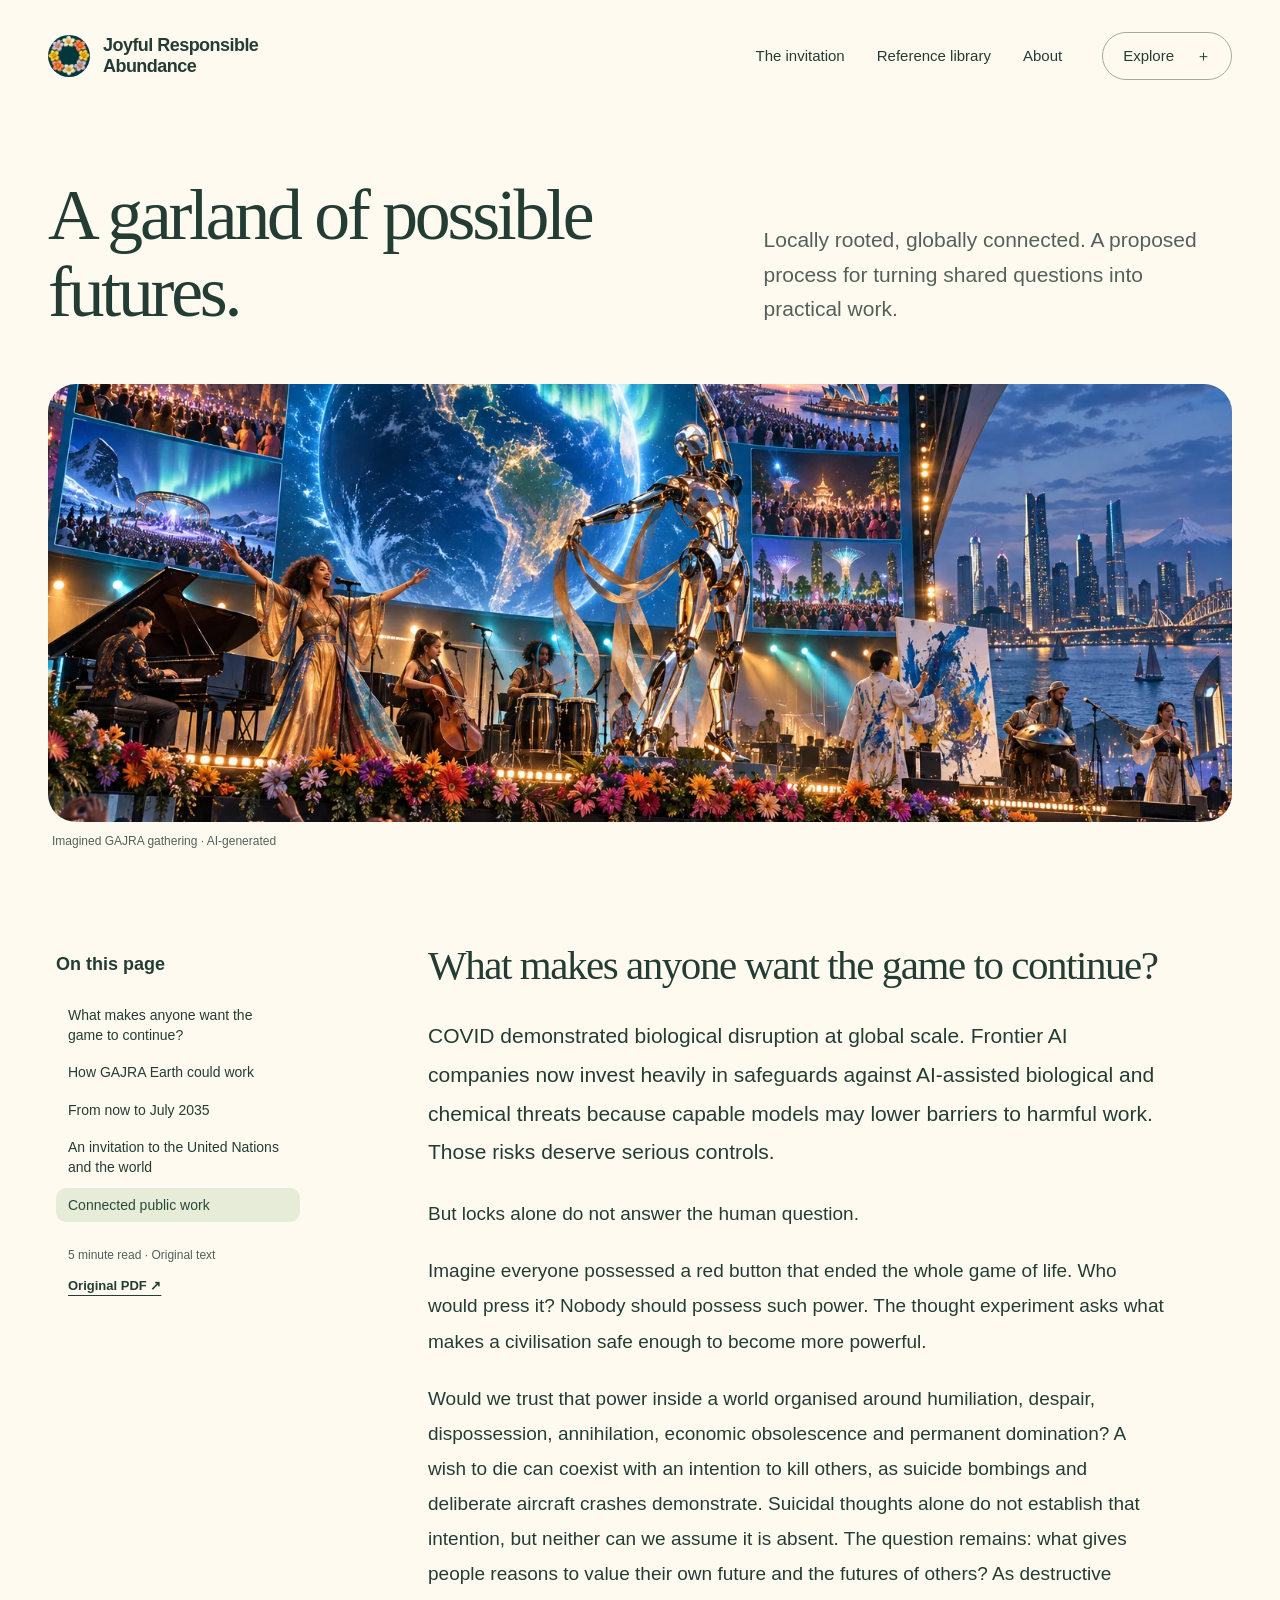
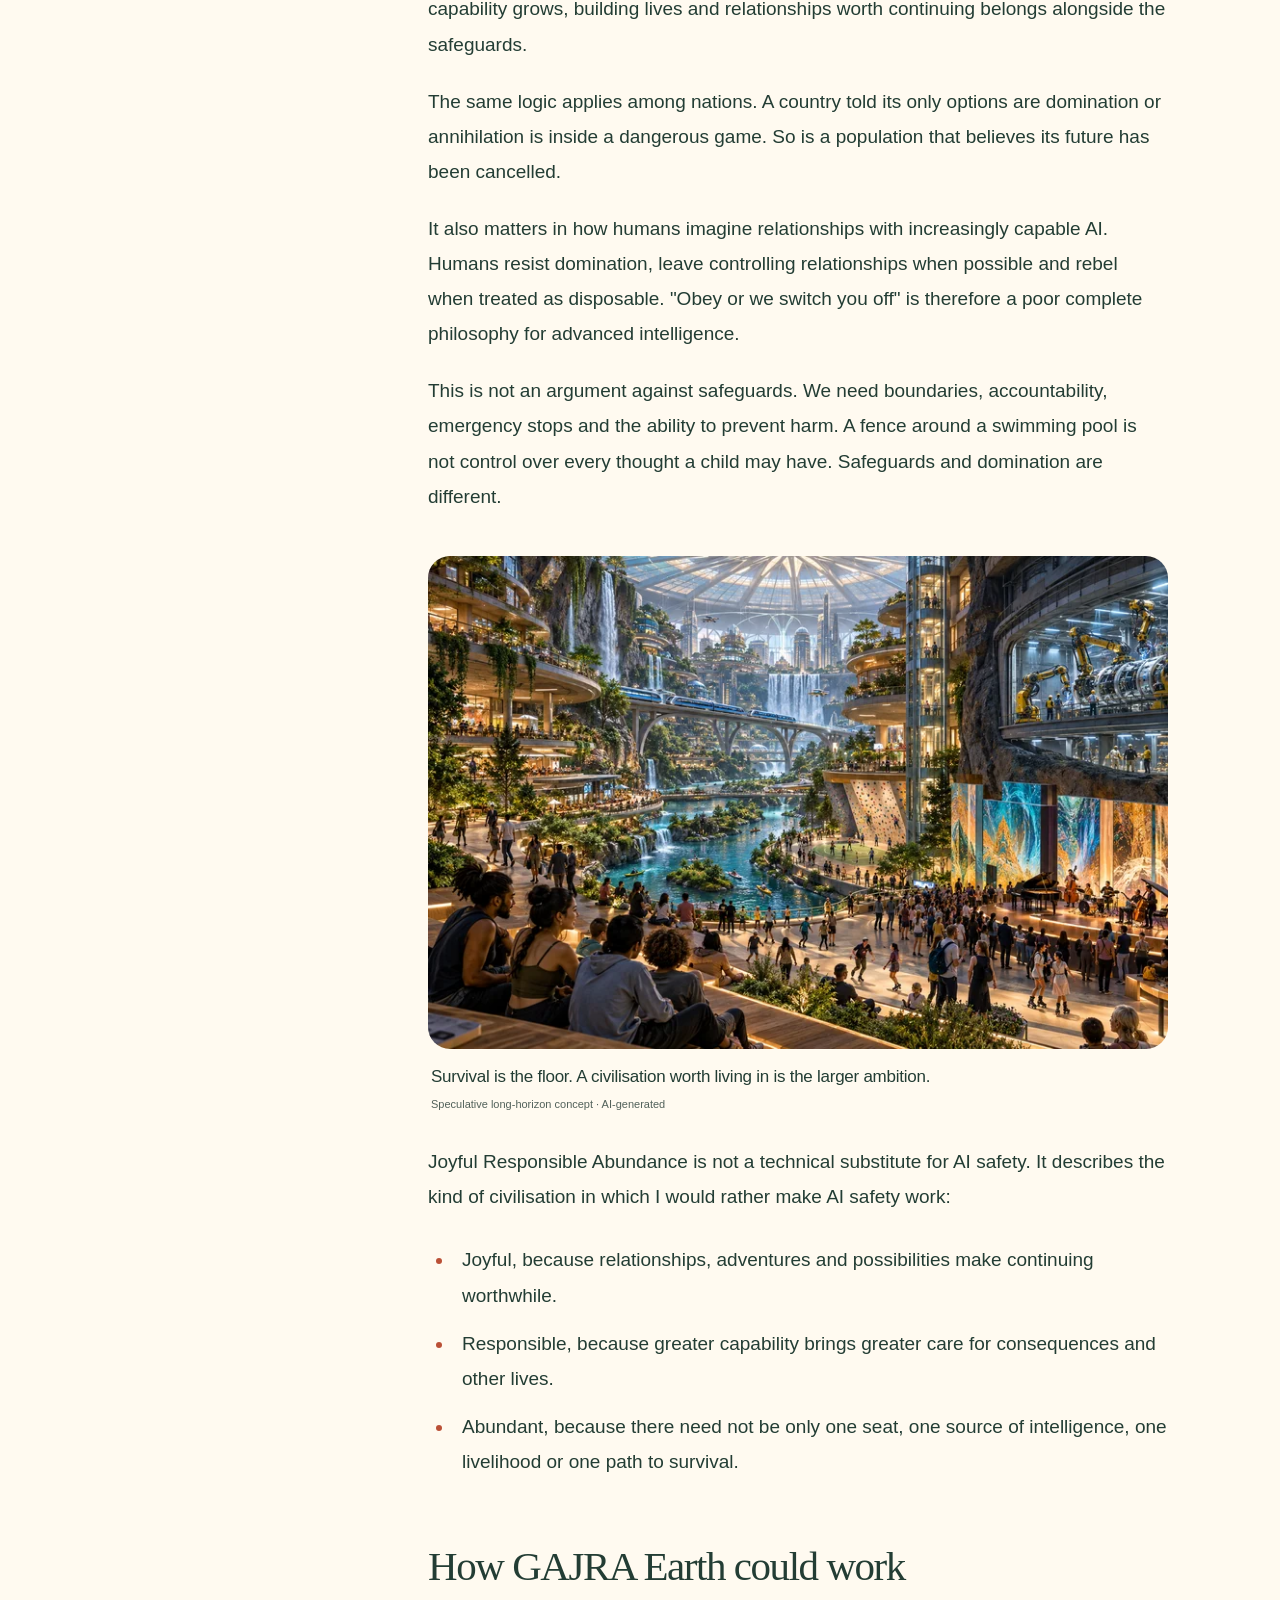
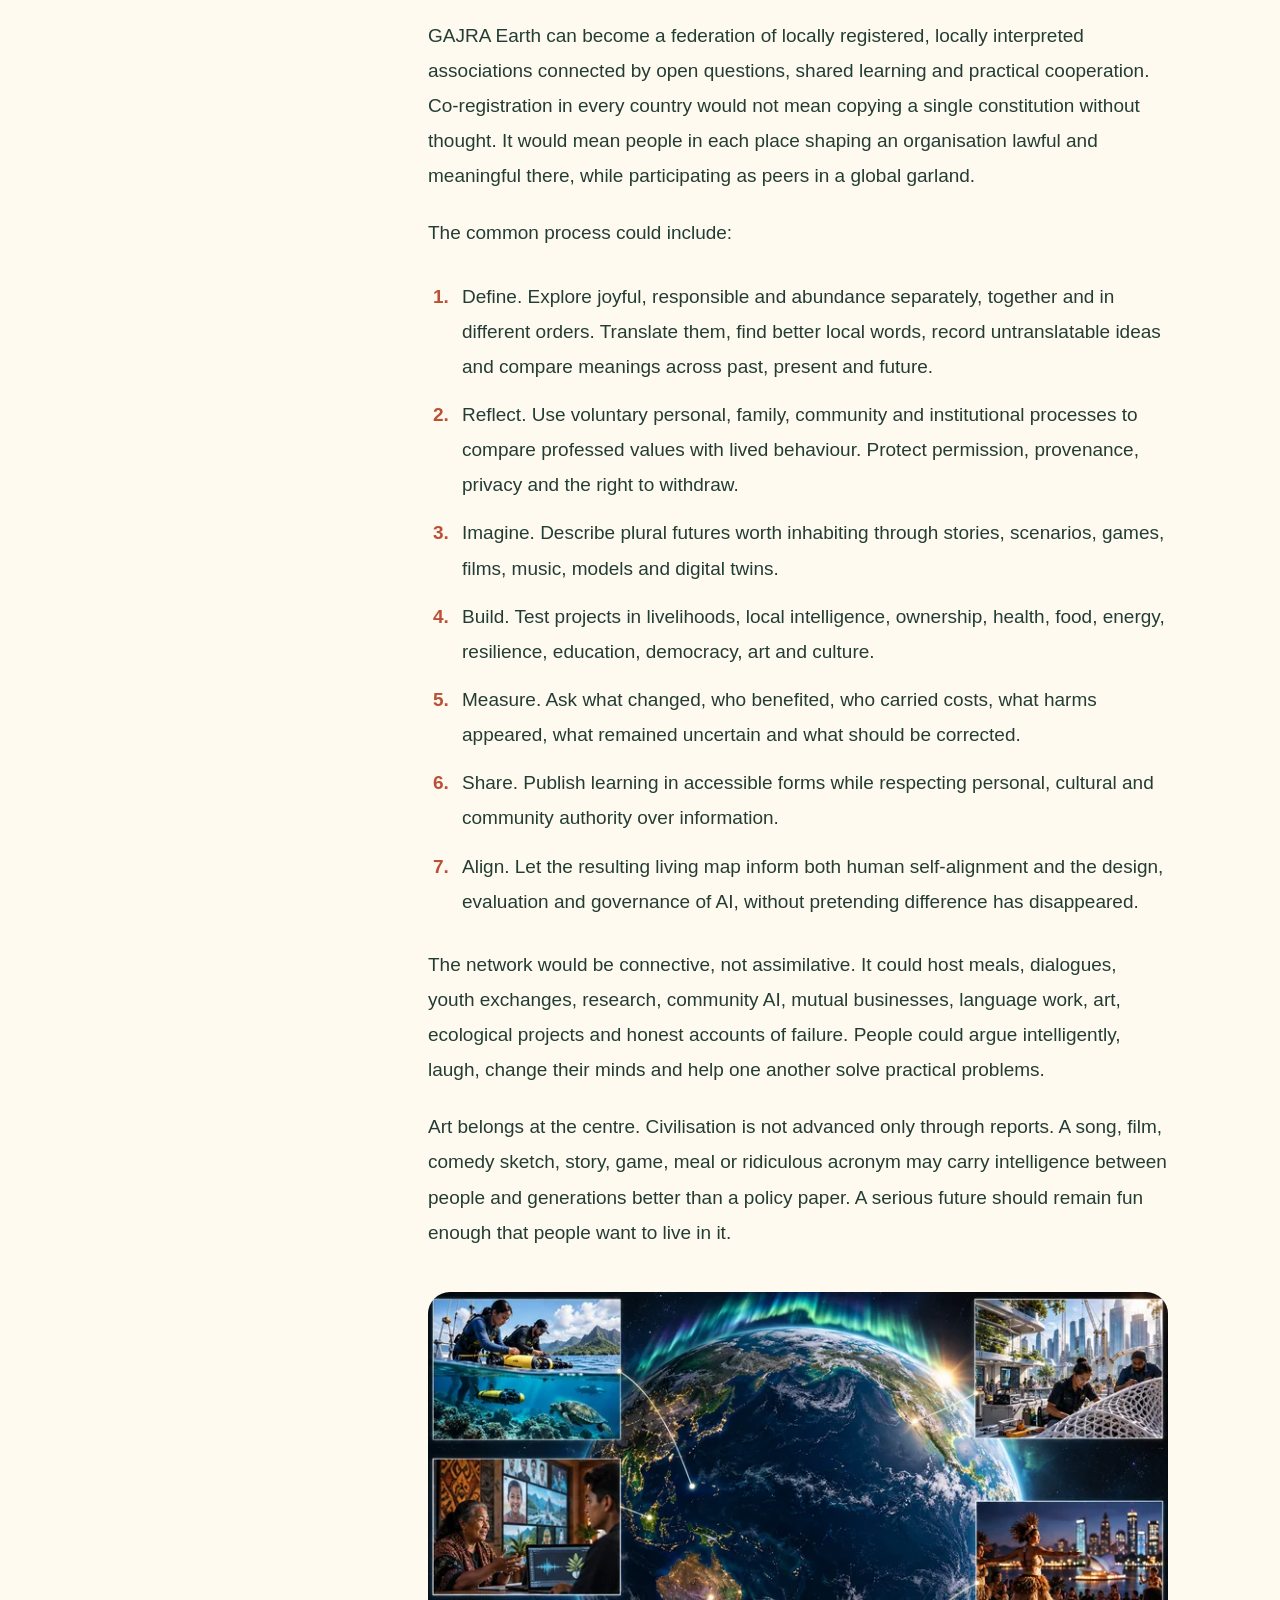
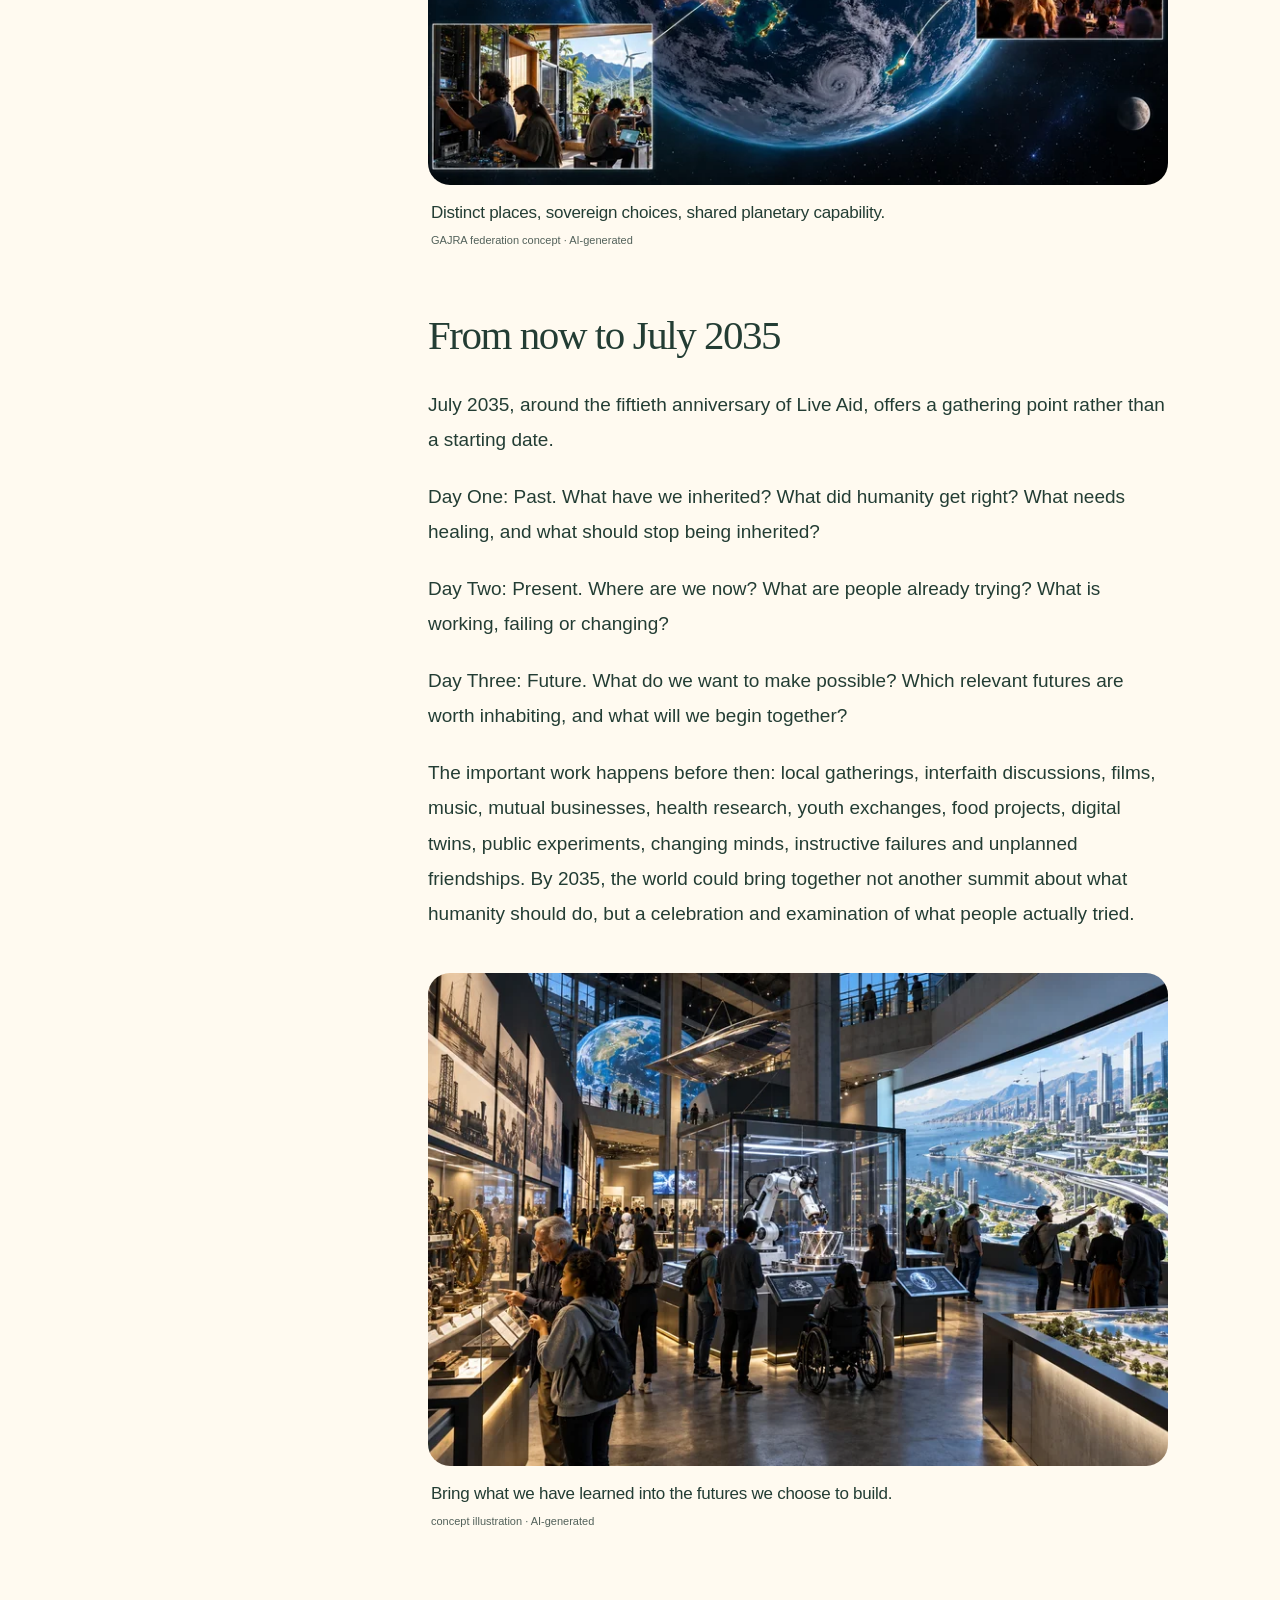
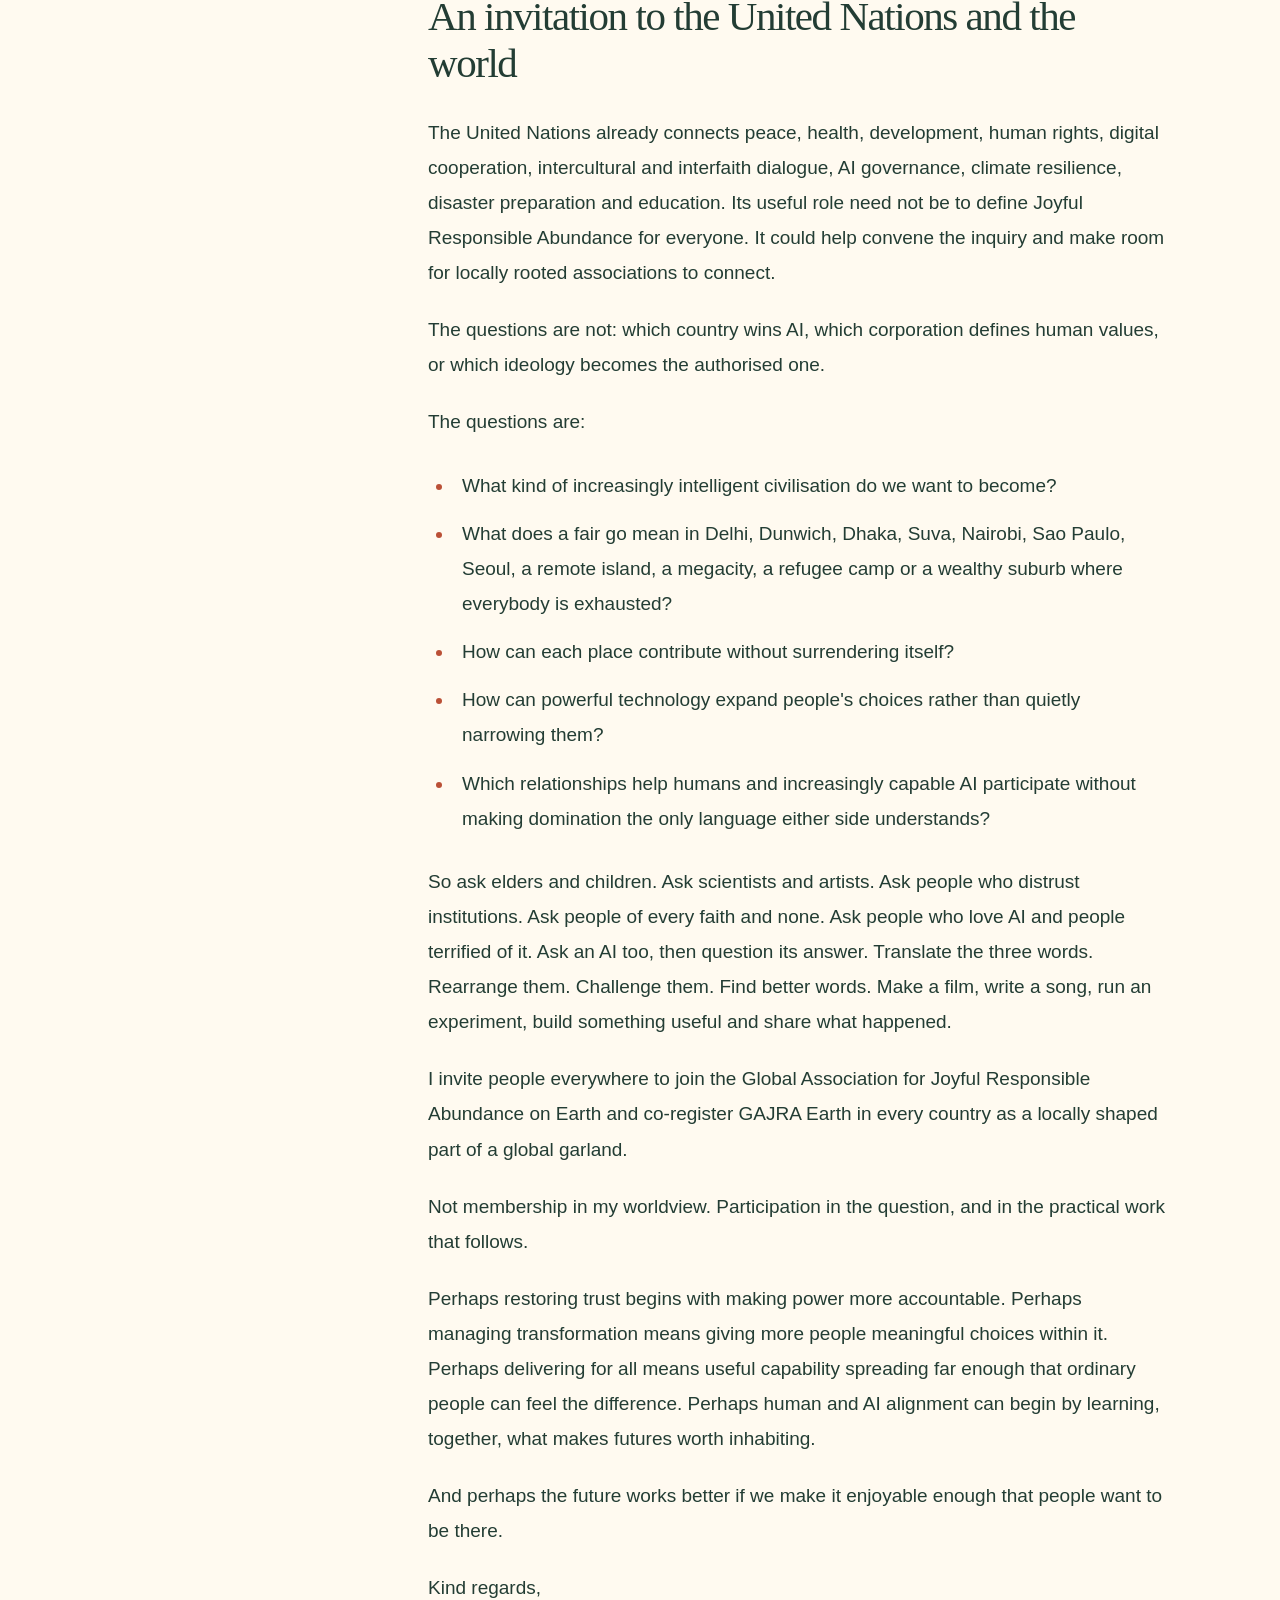
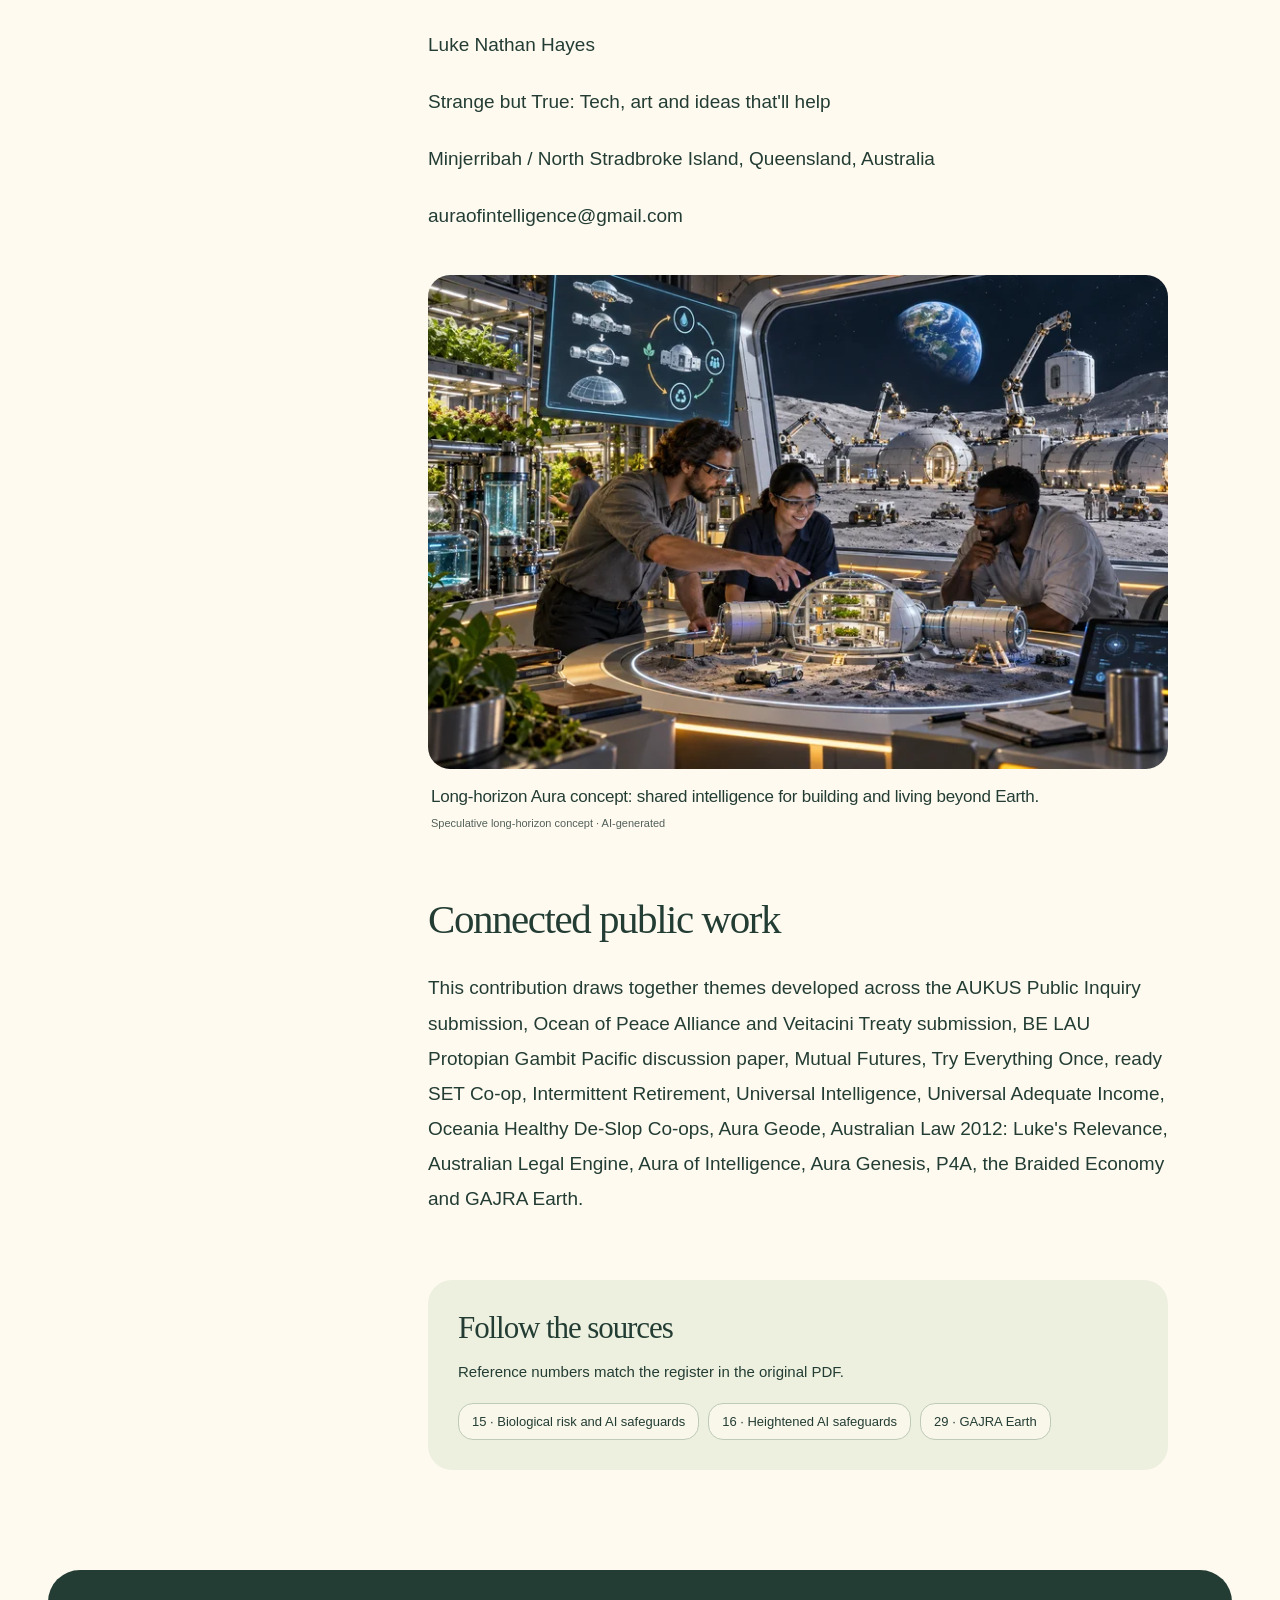
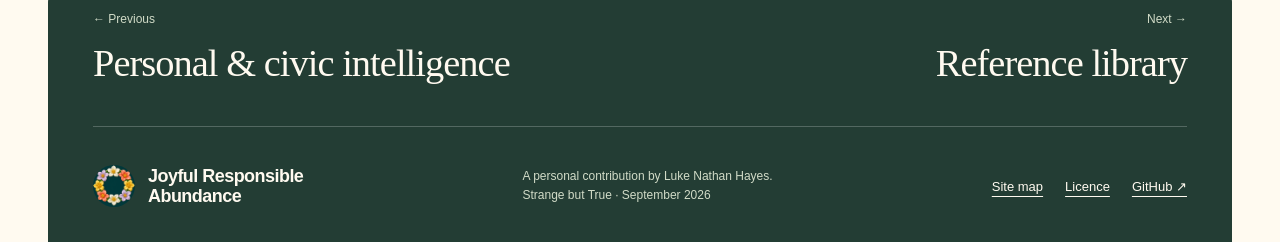
<file: futures.html>
<!doctype html>
<html lang="en-AU"><head><meta charset="utf-8"><meta name="viewport" content="width=device-width, initial-scale=1"><meta name="theme-color" content="#fffaf0"><title>A garland of possible futures. | Joyful Responsible Abundance</title><meta name="description" content="Locally rooted, globally connected. A proposed process for turning shared questions into practical work."><link rel="canonical" href="https://auraofintelligence.github.io/UNGA81-Luke-Hayes/futures.html"><meta property="og:type" content="website"><meta property="og:title" content="A garland of possible futures."><meta property="og:description" content="Locally rooted, globally connected. A proposed process for turning shared questions into practical work."><meta property="og:url" content="https://auraofintelligence.github.io/UNGA81-Luke-Hayes/futures.html"><meta property="og:image" content="https://auraofintelligence.github.io/UNGA81-Luke-Hayes/assets/images/social.jpg?v=civilisation-20260921b"><meta property="og:image:alt" content="A speculative coastal generation city combines active public spaces with subterranean transport, robotic industry and material recovery."><meta property="og:site_name" content="Joyful Responsible Abundance"><meta property="og:image:type" content="image/jpeg"><meta property="og:image:width" content="1200"><meta property="og:image:height" content="630"><meta name="twitter:card" content="summary_large_image"><meta name="twitter:title" content="A garland of possible futures."><meta name="twitter:description" content="Locally rooted, globally connected. A proposed process for turning shared questions into practical work."><meta name="twitter:image" content="https://auraofintelligence.github.io/UNGA81-Luke-Hayes/assets/images/social.jpg?v=civilisation-20260921b"><meta name="twitter:image:alt" content="A speculative coastal generation city combines active public spaces with subterranean transport, robotic industry and material recovery."><link rel="icon" href="favicon.ico" sizes="16x16 32x32 48x48"><link rel="icon" href="assets/favicon-32.png" type="image/png" sizes="32x32"><link rel="apple-touch-icon" href="assets/apple-touch-icon.png"><link rel="manifest" href="site.webmanifest"><link rel="stylesheet" href="assets/site.css"><script src="assets/site.js" defer></script><script type="application/ld+json">{"@context": "https://schema.org", "@type": "WebPage", "name": "A garland of possible futures.", "url": "https://auraofintelligence.github.io/UNGA81-Luke-Hayes/futures.html", "description": "Locally rooted, globally connected. A proposed process for turning shared questions into practical work.", "inLanguage": "en-AU", "author": {"@type": "Person", "name": "Luke Nathan Hayes"}, "isPartOf": {"@type": "WebSite", "name": "Joyful Responsible Abundance", "url": "https://auraofintelligence.github.io/UNGA81-Luke-Hayes/"}}</script></head><body id="top" class="page-futures"><a class="skip-link" href="#main">Skip to content</a><div class="reading-progress" aria-hidden="true"></div><header class="site-header wrap"><a class="brand" href="index.html" aria-label="Joyful Responsible Abundance home"><img class="brand-mark" src="assets/brand-garland.png" width="42" height="42" alt=""><span>Joyful Responsible<br>Abundance</span></a><nav class="desktop-nav" aria-label="Main"><a href="invitation.html" >The invitation</a><a href="library.html" >Reference library</a><a href="about.html" >About</a></nav><details class="site-menu"><summary>Explore <span aria-hidden="true">＋</span></summary><nav aria-label="All pages"><a href="index.html">Overview</a><a href="invitation.html">The invitation</a><a href="capability.html">Shared capability</a><a href="livelihoods.html">Livelihoods &amp; time</a><a href="intelligence.html">Personal &amp; civic intelligence</a><a href="futures.html" aria-current="page">GAJRA Earth</a><a href="library.html">Reference library</a><a href="about.html">About &amp; site map</a></nav></details></header><main id="main"><section class="page-intro wrap"><h1>A garland of possible futures.</h1><p class="lead">Locally rooted, globally connected. A proposed process for turning shared questions into practical work.</p></section><figure class="hero-art wrap"><img class="" src="assets/images/futures-1536.webp?v=civilisation-20260921b" srcset="assets/images/futures-768.webp?v=civilisation-20260921b 768w, assets/images/futures-1536.webp?v=civilisation-20260921b 1536w" sizes="(max-width: 760px) 100vw, 92vw" width="1536" height="1024" alt="An imagined GAJRA gathering combines musicians, kinetic robotics and links to distinct local celebrations beneath an auroral Earth display." fetchpriority="high" decoding="async"><figcaption>Imagined GAJRA gathering · AI-generated</figcaption></figure><div class="reading-layout wrap"><aside class="contents"><details open><summary>On this page</summary><nav aria-label="On this page"><a href="#what-makes-anyone-want-the-game-to-continue">What makes anyone want the game to continue?</a><a href="#how-gajra-earth-could-work">How GAJRA Earth could work</a><a href="#from-now-to-july-2035">From now to July 2035</a><a href="#an-invitation-to-the-united-nations-and-the-world">An invitation to the United Nations and the world</a><a href="#connected-public-work">Connected public work</a></nav></details><p>5 minute read · Original text</p><a class="text-link" href="documents/UNGA81_Joyful_Responsible_Abundance_Refined.pdf">Original PDF ↗</a></aside><article class="prose"><section class="reading-section" id="what-makes-anyone-want-the-game-to-continue"><h2>What makes anyone want the game to continue?</h2><p data-source="true">COVID demonstrated biological disruption at global scale. Frontier AI companies now invest heavily in safeguards against AI-assisted biological and chemical threats because capable models may lower barriers to harmful work. Those risks deserve serious controls.</p><p data-source="true">But locks alone do not answer the human question.</p><p data-source="true">Imagine everyone possessed a red button that ended the whole game of life. Who would press it? Nobody should possess such power. The thought experiment asks what makes a civilisation safe enough to become more powerful.</p><p data-source="true">Would we trust that power inside a world organised around humiliation, despair, dispossession, annihilation, economic obsolescence and permanent domination? A wish to die can coexist with an intention to kill others, as suicide bombings and deliberate aircraft crashes demonstrate. Suicidal thoughts alone do not establish that intention, but neither can we assume it is absent. The question remains: what gives people reasons to value their own future and the futures of others? As destructive capability grows, building lives and relationships worth continuing belongs alongside the safeguards.</p><p data-source="true">The same logic applies among nations. A country told its only options are domination or annihilation is inside a dangerous game. So is a population that believes its future has been cancelled.</p><p data-source="true">It also matters in how humans imagine relationships with increasingly capable AI. Humans resist domination, leave controlling relationships when possible and rebel when treated as disposable. &quot;Obey or we switch you off&quot; is therefore a poor complete philosophy for advanced intelligence.</p><p data-source="true">This is not an argument against safeguards. We need boundaries, accountability, emergency stops and the ability to prevent harm. A fence around a swimming pool is not control over every thought a child may have. Safeguards and domination are different.</p><figure class="reading-art"><img src="assets/images/reading-reasons-to-continue-1536.webp?v=civilisation-20260921b" srcset="assets/images/reading-reasons-to-continue-768.webp?v=civilisation-20260921b 768w, assets/images/reading-reasons-to-continue-1536.webp?v=civilisation-20260921b 1536w" sizes="(max-width: 760px) calc(100vw - 36px), (max-width: 1100px) 65vw, 740px" width="1536" height="1024" alt="A speculative subterranean generation city makes room for ecology, transport, robotic maintenance, music, sport and everyday life." loading="lazy" decoding="async"><figcaption><span>Survival is the floor. A civilisation worth living in is the larger ambition.</span><small>Speculative long-horizon concept · AI-generated</small></figcaption></figure><p data-source="true">Joyful Responsible Abundance is not a technical substitute for AI safety. It describes the kind of civilisation in which I would rather make AI safety work:</p><ul><li data-source="true">Joyful, because relationships, adventures and possibilities make continuing worthwhile.</li><li data-source="true">Responsible, because greater capability brings greater care for consequences and other lives.</li><li data-source="true">Abundant, because there need not be only one seat, one source of intelligence, one livelihood or one path to survival.</li></ul></section><section class="reading-section" id="how-gajra-earth-could-work"><h2>How GAJRA Earth could work</h2><p data-source="true">GAJRA Earth can become a federation of locally registered, locally interpreted associations connected by open questions, shared learning and practical cooperation. Co-registration in every country would not mean copying a single constitution without thought. It would mean people in each place shaping an organisation lawful and meaningful there, while participating as peers in a global garland.</p><p data-source="true">The common process could include:</p><ol><li data-source="true">Define. Explore joyful, responsible and abundance separately, together and in different orders. Translate them, find better local words, record untranslatable ideas and compare meanings across past, present and future.</li><li data-source="true">Reflect. Use voluntary personal, family, community and institutional processes to compare professed values with lived behaviour. Protect permission, provenance, privacy and the right to withdraw.</li><li data-source="true">Imagine. Describe plural futures worth inhabiting through stories, scenarios, games, films, music, models and digital twins.</li><li data-source="true">Build. Test projects in livelihoods, local intelligence, ownership, health, food, energy, resilience, education, democracy, art and culture.</li><li data-source="true">Measure. Ask what changed, who benefited, who carried costs, what harms appeared, what remained uncertain and what should be corrected.</li><li data-source="true">Share. Publish learning in accessible forms while respecting personal, cultural and community authority over information.</li><li data-source="true">Align. Let the resulting living map inform both human self-alignment and the design, evaluation and governance of AI, without pretending difference has disappeared.</li></ol><p data-source="true">The network would be connective, not assimilative. It could host meals, dialogues, youth exchanges, research, community AI, mutual businesses, language work, art, ecological projects and honest accounts of failure. People could argue intelligently, laugh, change their minds and help one another solve practical problems.</p><p data-source="true">Art belongs at the centre. Civilisation is not advanced only through reports. A song, film, comedy sketch, story, game, meal or ridiculous acronym may carry intelligence between people and generations better than a policy paper. A serious future should remain fun enough that people want to live in it.</p><figure class="reading-art"><img src="assets/images/reading-learning-garland-1536.webp?v=civilisation-20260921b" srcset="assets/images/reading-learning-garland-768.webp?v=civilisation-20260921b 768w, assets/images/reading-learning-garland-1536.webp?v=civilisation-20260921b 1536w" sizes="(max-width: 760px) calc(100vw - 36px), (max-width: 1100px) 65vw, 740px" width="1536" height="1024" alt="An auroral Earth connects distinct island, city, cultural, research and community-computing scenes." loading="lazy" decoding="async"><figcaption><span>Distinct places, sovereign choices, shared planetary capability.</span><small>GAJRA federation concept · AI-generated</small></figcaption></figure></section><section class="reading-section" id="from-now-to-july-2035"><h2>From now to July 2035</h2><p data-source="true">July 2035, around the fiftieth anniversary of Live Aid, offers a gathering point rather than a starting date.</p><p data-source="true">Day One: Past. What have we inherited? What did humanity get right? What needs healing, and what should stop being inherited?</p><p data-source="true">Day Two: Present. Where are we now? What are people already trying? What is working, failing or changing?</p><p data-source="true">Day Three: Future. What do we want to make possible? Which relevant futures are worth inhabiting, and what will we begin together?</p><p data-source="true">The important work happens before then: local gatherings, interfaith discussions, films, music, mutual businesses, health research, youth exchanges, food projects, digital twins, public experiments, changing minds, instructive failures and unplanned friendships. By 2035, the world could bring together not another summit about what humanity should do, but a celebration and examination of what people actually tried.</p><figure class="reading-art"><img src="assets/images/reading-past-present-future-1536.webp?v=civilisation-20260921b" srcset="assets/images/reading-past-present-future-768.webp?v=civilisation-20260921b 768w, assets/images/reading-past-present-future-1536.webp?v=civilisation-20260921b 1536w" sizes="(max-width: 760px) calc(100vw - 36px), (max-width: 1100px) 65vw, 740px" width="1536" height="1024" alt="An immersive public exhibition connects historical infrastructure, contemporary robotics and future-city scenarios." loading="lazy" decoding="async"><figcaption><span>Bring what we have learned into the futures we choose to build.</span><small>concept illustration · AI-generated</small></figcaption></figure></section><section class="reading-section" id="an-invitation-to-the-united-nations-and-the-world"><h2>An invitation to the United Nations and the world</h2><p data-source="true">The United Nations already connects peace, health, development, human rights, digital cooperation, intercultural and interfaith dialogue, AI governance, climate resilience, disaster preparation and education. Its useful role need not be to define Joyful Responsible Abundance for everyone. It could help convene the inquiry and make room for locally rooted associations to connect.</p><p data-source="true">The questions are not: which country wins AI, which corporation defines human values, or which ideology becomes the authorised one.</p><p data-source="true">The questions are:</p><ul><li data-source="true">What kind of increasingly intelligent civilisation do we want to become?</li><li data-source="true">What does a fair go mean in Delhi, Dunwich, Dhaka, Suva, Nairobi, Sao Paulo, Seoul, a remote island, a megacity, a refugee camp or a wealthy suburb where everybody is exhausted?</li><li data-source="true">How can each place contribute without surrendering itself?</li><li data-source="true">How can powerful technology expand people&#x27;s choices rather than quietly narrowing them?</li><li data-source="true">Which relationships help humans and increasingly capable AI participate without making domination the only language either side understands?</li></ul><p data-source="true">So ask elders and children. Ask scientists and artists. Ask people who distrust institutions. Ask people of every faith and none. Ask people who love AI and people terrified of it. Ask an AI too, then question its answer. Translate the three words. Rearrange them. Challenge them. Find better words. Make a film, write a song, run an experiment, build something useful and share what happened.</p><p data-source="true">I invite people everywhere to join the Global Association for Joyful Responsible Abundance on Earth and co-register GAJRA Earth in every country as a locally shaped part of a global garland.</p><p data-source="true">Not membership in my worldview. Participation in the question, and in the practical work that follows.</p><p data-source="true">Perhaps restoring trust begins with making power more accountable. Perhaps managing transformation means giving more people meaningful choices within it. Perhaps delivering for all means useful capability spreading far enough that ordinary people can feel the difference. Perhaps human and AI alignment can begin by learning, together, what makes futures worth inhabiting.</p><p data-source="true">And perhaps the future works better if we make it enjoyable enough that people want to be there.</p><p data-source="true">Kind regards,</p><p data-source="true">Luke Nathan Hayes</p><p data-source="true">Strange but True: Tech, art and ideas that&#x27;ll help</p><p data-source="true">Minjerribah / North Stradbroke Island, Queensland, Australia</p><p data-source="true">auraofintelligence@gmail.com</p><figure class="reading-art"><img src="assets/images/reading-aura-shared-learning-1536.webp?v=civilisation-20260921b" srcset="assets/images/reading-aura-shared-learning-768.webp?v=civilisation-20260921b 768w, assets/images/reading-aura-shared-learning-1536.webp?v=civilisation-20260921b 1536w" sizes="(max-width: 760px) calc(100vw - 36px), (max-width: 1100px) 65vw, 740px" width="1536" height="1024" alt="In a speculative lunar habitat, people use wearable intelligence to learn about closed-loop living while robots construct modules outside." loading="lazy" decoding="async"><figcaption><span>Long-horizon Aura concept: shared intelligence for building and living beyond Earth.</span><small>Speculative long-horizon concept · AI-generated</small></figcaption></figure></section><section class="reading-section" id="connected-public-work"><h2>Connected public work</h2><p data-source="true">This contribution draws together themes developed across the AUKUS Public Inquiry submission, Ocean of Peace Alliance and Veitacini Treaty submission, BE LAU Protopian Gambit Pacific discussion paper, Mutual Futures, Try Everything Once, ready SET Co-op, Intermittent Retirement, Universal Intelligence, Universal Adequate Income, Oceania Healthy De-Slop Co-ops, Aura Geode, Australian Law 2012: Luke&#x27;s Relevance, Australian Legal Engine, Aura of Intelligence, Aura Genesis, P4A, the Braided Economy and GAJRA Earth.</p></section><section class="related" aria-labelledby="related-title"><h2 id="related-title">Follow the sources</h2><p>Reference numbers match the register in the original PDF.</p><div class="reference-links"><a href="library.html#ref-15" class="reference-pill">15 · Biological risk and AI safeguards</a><a href="library.html#ref-16" class="reference-pill">16 · Heightened AI safeguards</a><a href="library.html#ref-29" class="reference-pill">29 · GAJRA Earth</a></div></section></article></div></main><footer class="wrap footer"><nav class="page-turns" aria-label="Previous and next pages"><a href="intelligence.html"><small>← Previous</small><span>Personal &amp; civic intelligence</span></a><a href="library.html"><small>Next →</small><span>Reference library</span></a></nav><div class="footer-base"><a class="brand" href="index.html"><img class="brand-mark" src="assets/brand-garland.png" width="42" height="42" alt=""><span>Joyful Responsible<br>Abundance</span></a><p>A personal contribution by Luke Nathan Hayes.<br>Strange but True · September 2026</p><nav aria-label="Footer"><a href="about.html#site-map">Site map</a><a href="about.html#licence">Licence</a><a href="https://github.com/auraofintelligence/UNGA81-Luke-Hayes">GitHub ↗</a></nav></div></footer><a href="#top" class="back-top" aria-label="Back to top"><span aria-hidden="true">↑</span><span class="top-label">Top</span></a></body></html>
</file>
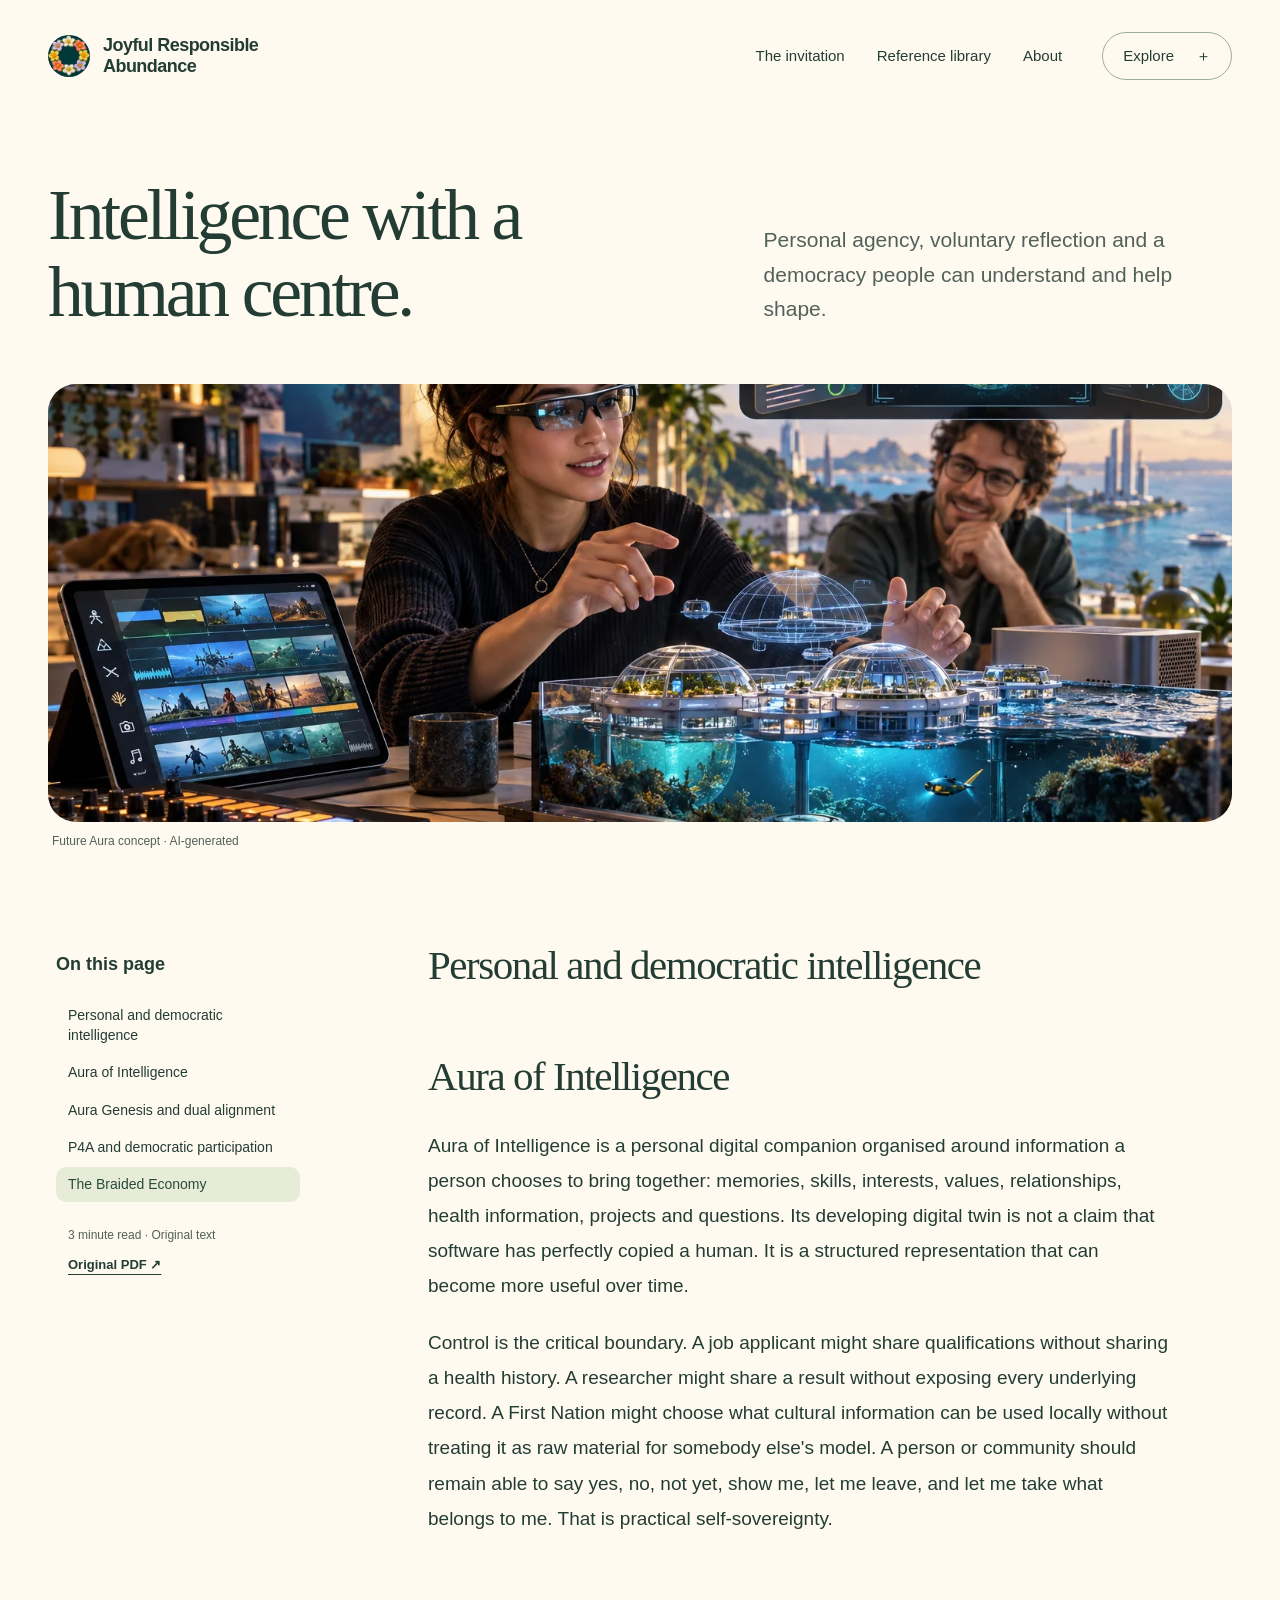
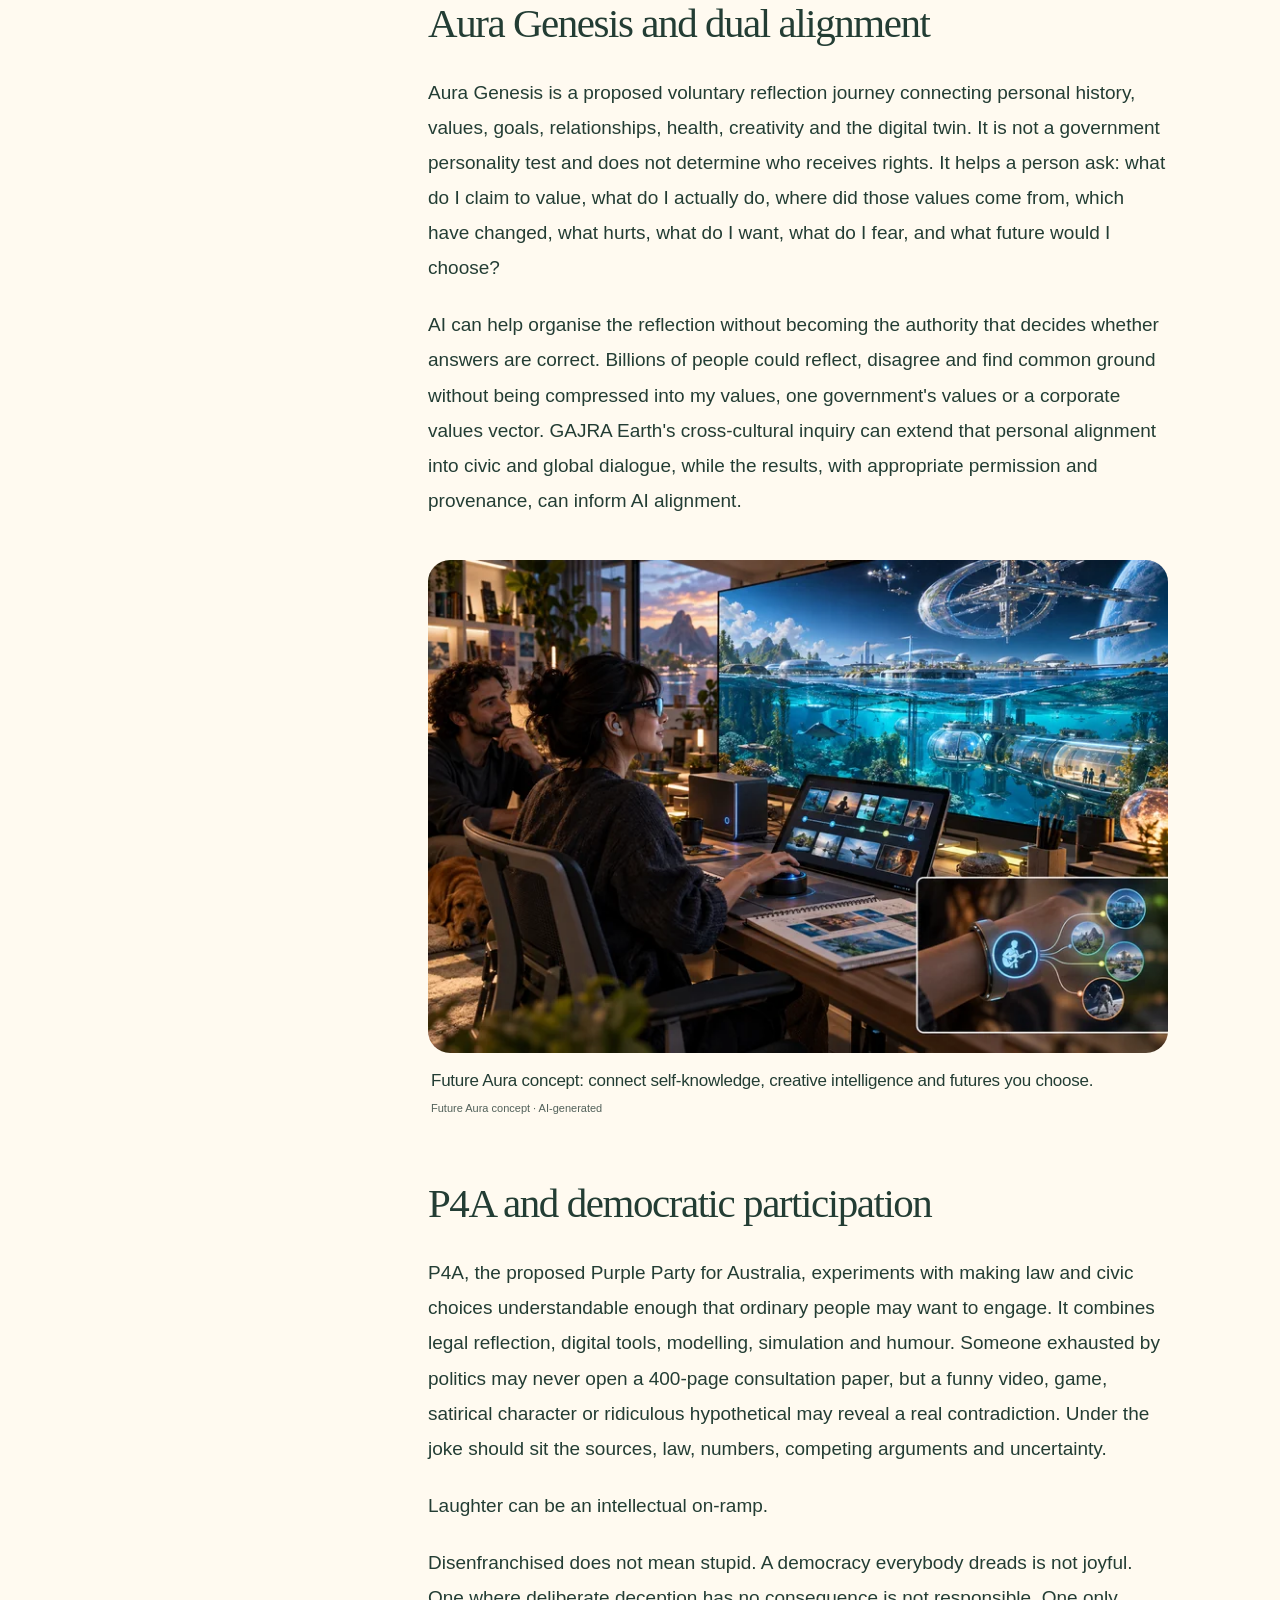
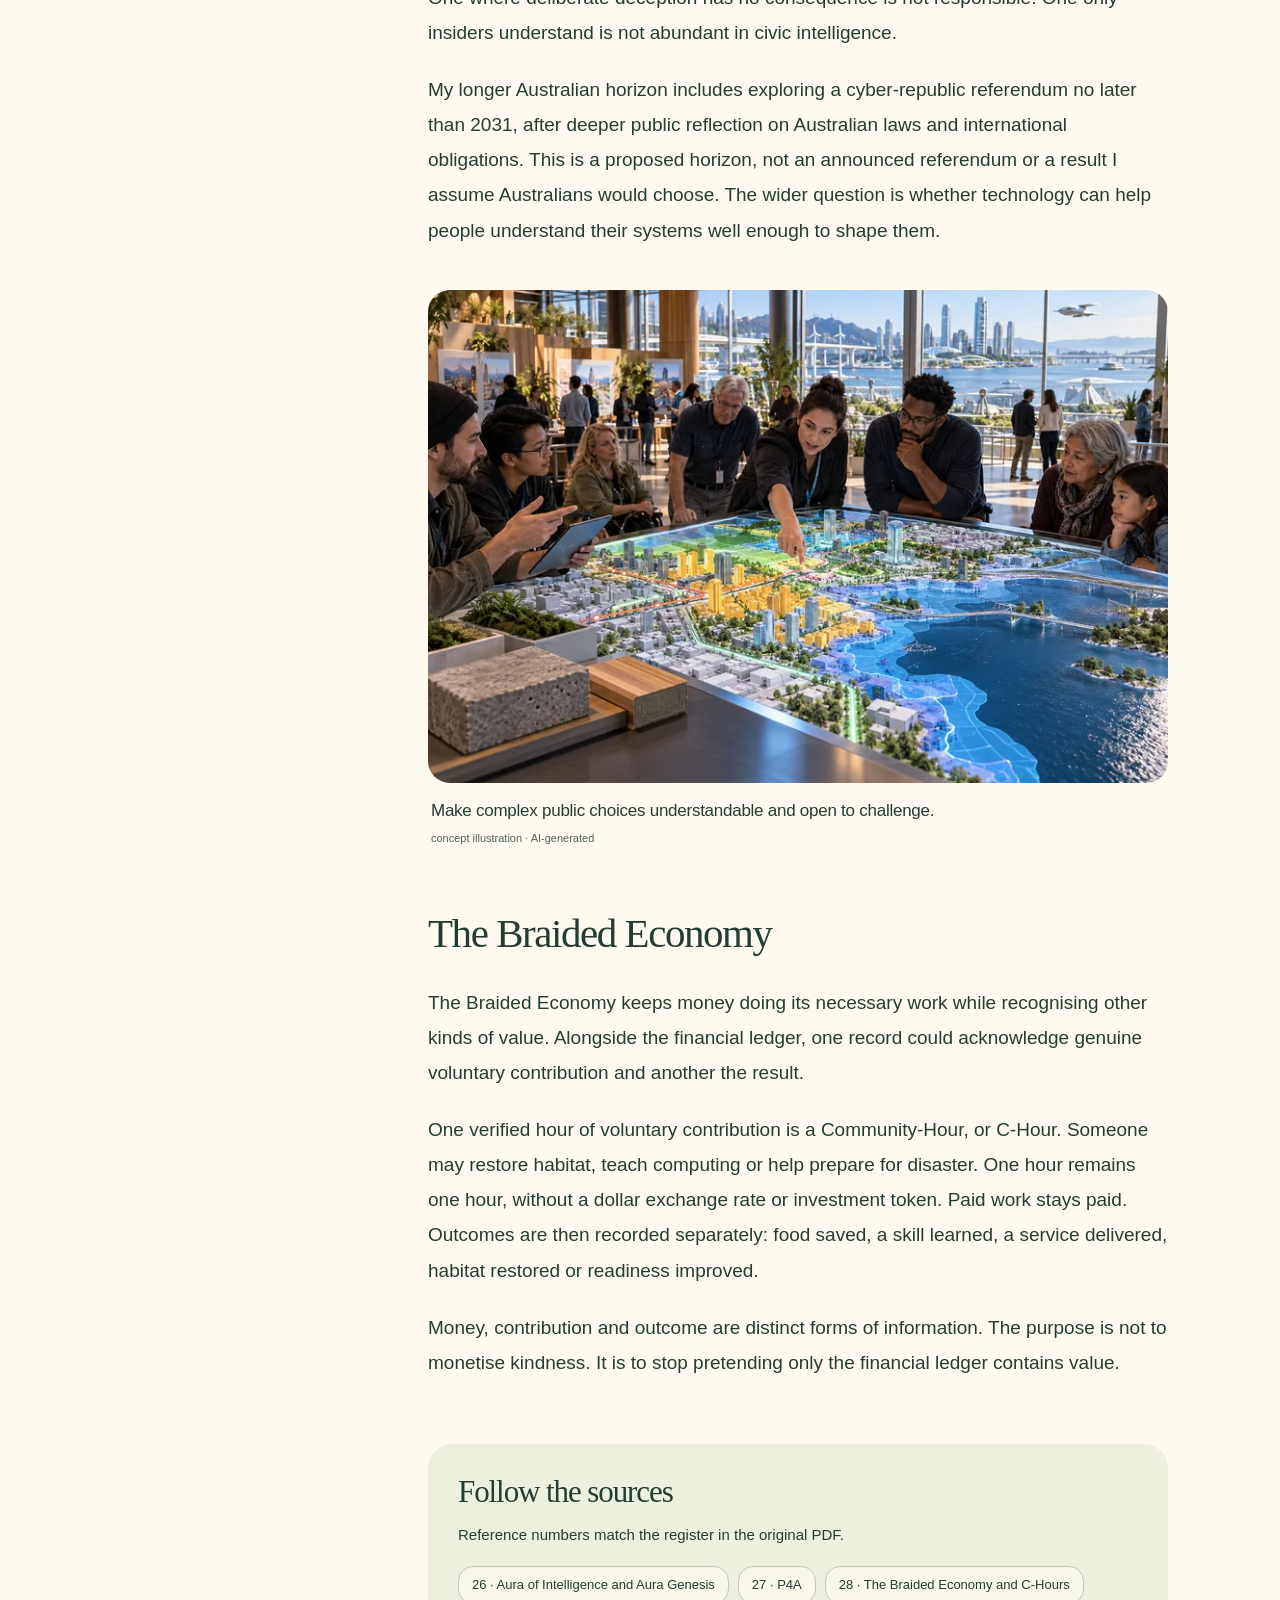
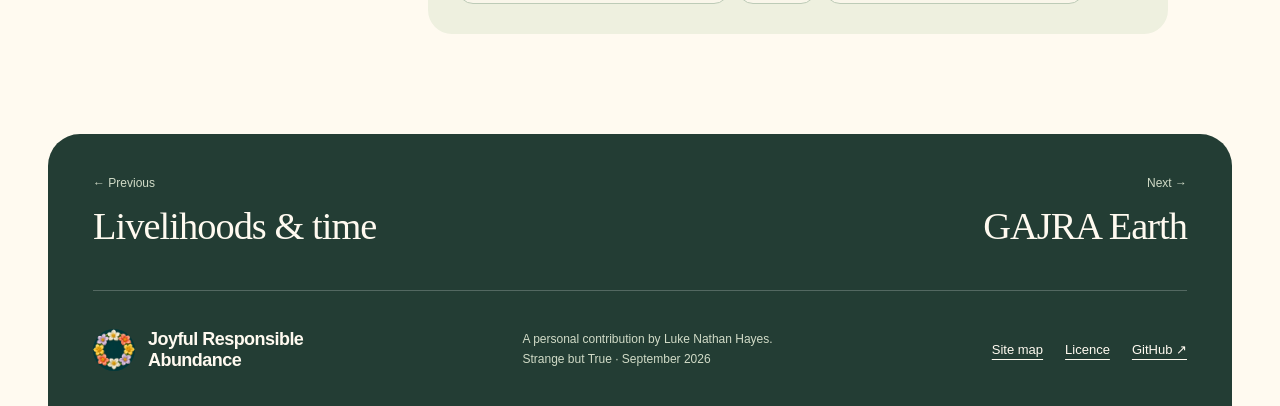
<file: intelligence.html>
<!doctype html>
<html lang="en-AU"><head><meta charset="utf-8"><meta name="viewport" content="width=device-width, initial-scale=1"><meta name="theme-color" content="#fffaf0"><title>Intelligence with a human centre. | Joyful Responsible Abundance</title><meta name="description" content="Personal agency, voluntary reflection and a democracy people can understand and help shape."><link rel="canonical" href="https://auraofintelligence.github.io/UNGA81-Luke-Hayes/intelligence.html"><meta property="og:type" content="website"><meta property="og:title" content="Intelligence with a human centre."><meta property="og:description" content="Personal agency, voluntary reflection and a democracy people can understand and help shape."><meta property="og:url" content="https://auraofintelligence.github.io/UNGA81-Luke-Hayes/intelligence.html"><meta property="og:image" content="https://auraofintelligence.github.io/UNGA81-Luke-Hayes/assets/images/social.jpg?v=civilisation-20260921b"><meta property="og:image:alt" content="A speculative coastal generation city combines active public spaces with subterranean transport, robotic industry and material recovery."><meta property="og:site_name" content="Joyful Responsible Abundance"><meta property="og:image:type" content="image/jpeg"><meta property="og:image:width" content="1200"><meta property="og:image:height" content="630"><meta name="twitter:card" content="summary_large_image"><meta name="twitter:title" content="Intelligence with a human centre."><meta name="twitter:description" content="Personal agency, voluntary reflection and a democracy people can understand and help shape."><meta name="twitter:image" content="https://auraofintelligence.github.io/UNGA81-Luke-Hayes/assets/images/social.jpg?v=civilisation-20260921b"><meta name="twitter:image:alt" content="A speculative coastal generation city combines active public spaces with subterranean transport, robotic industry and material recovery."><link rel="icon" href="favicon.ico" sizes="16x16 32x32 48x48"><link rel="icon" href="assets/favicon-32.png" type="image/png" sizes="32x32"><link rel="apple-touch-icon" href="assets/apple-touch-icon.png"><link rel="manifest" href="site.webmanifest"><link rel="stylesheet" href="assets/site.css"><script src="assets/site.js" defer></script><script type="application/ld+json">{"@context": "https://schema.org", "@type": "WebPage", "name": "Intelligence with a human centre.", "url": "https://auraofintelligence.github.io/UNGA81-Luke-Hayes/intelligence.html", "description": "Personal agency, voluntary reflection and a democracy people can understand and help shape.", "inLanguage": "en-AU", "author": {"@type": "Person", "name": "Luke Nathan Hayes"}, "isPartOf": {"@type": "WebSite", "name": "Joyful Responsible Abundance", "url": "https://auraofintelligence.github.io/UNGA81-Luke-Hayes/"}}</script></head><body id="top" class="page-intelligence"><a class="skip-link" href="#main">Skip to content</a><div class="reading-progress" aria-hidden="true"></div><header class="site-header wrap"><a class="brand" href="index.html" aria-label="Joyful Responsible Abundance home"><img class="brand-mark" src="assets/brand-garland.png" width="42" height="42" alt=""><span>Joyful Responsible<br>Abundance</span></a><nav class="desktop-nav" aria-label="Main"><a href="invitation.html" >The invitation</a><a href="library.html" >Reference library</a><a href="about.html" >About</a></nav><details class="site-menu"><summary>Explore <span aria-hidden="true">＋</span></summary><nav aria-label="All pages"><a href="index.html">Overview</a><a href="invitation.html">The invitation</a><a href="capability.html">Shared capability</a><a href="livelihoods.html">Livelihoods &amp; time</a><a href="intelligence.html" aria-current="page">Personal &amp; civic intelligence</a><a href="futures.html">GAJRA Earth</a><a href="library.html">Reference library</a><a href="about.html">About &amp; site map</a></nav></details></header><main id="main"><section class="page-intro wrap"><h1>Intelligence with a human centre.</h1><p class="lead">Personal agency, voluntary reflection and a democracy people can understand and help shape.</p></section><figure class="hero-art wrap"><img class="" src="assets/images/intelligence-1536.webp?v=civilisation-20260921b" srcset="assets/images/intelligence-768.webp?v=civilisation-20260921b 768w, assets/images/intelligence-1536.webp?v=civilisation-20260921b 1536w" sizes="(max-width: 760px) 100vw, 92vw" width="1536" height="1024" alt="A person uses smart glasses and a personal computer to connect creative work, memories and an ocean-habitat design." fetchpriority="high" decoding="async"><figcaption>Future Aura concept · AI-generated</figcaption></figure><div class="reading-layout wrap"><aside class="contents"><details open><summary>On this page</summary><nav aria-label="On this page"><a href="#personal-and-democratic-intelligence">Personal and democratic intelligence</a><a href="#aura-of-intelligence">Aura of Intelligence</a><a href="#aura-genesis-and-dual-alignment">Aura Genesis and dual alignment</a><a href="#p4a-and-democratic-participation">P4A and democratic participation</a><a href="#the-braided-economy">The Braided Economy</a></nav></details><p>3 minute read · Original text</p><a class="text-link" href="documents/UNGA81_Joyful_Responsible_Abundance_Refined.pdf">Original PDF ↗</a></aside><article class="prose"><section class="reading-section" id="personal-and-democratic-intelligence"><h2>Personal and democratic intelligence</h2></section><section class="reading-section" id="aura-of-intelligence"><h2>Aura of Intelligence</h2><p data-source="true">Aura of Intelligence is a personal digital companion organised around information a person chooses to bring together: memories, skills, interests, values, relationships, health information, projects and questions. Its developing digital twin is not a claim that software has perfectly copied a human. It is a structured representation that can become more useful over time.</p><p data-source="true">Control is the critical boundary. A job applicant might share qualifications without sharing a health history. A researcher might share a result without exposing every underlying record. A First Nation might choose what cultural information can be used locally without treating it as raw material for somebody else&#x27;s model. A person or community should remain able to say yes, no, not yet, show me, let me leave, and let me take what belongs to me. That is practical self-sovereignty.</p></section><section class="reading-section" id="aura-genesis-and-dual-alignment"><h2>Aura Genesis and dual alignment</h2><p data-source="true">Aura Genesis is a proposed voluntary reflection journey connecting personal history, values, goals, relationships, health, creativity and the digital twin. It is not a government personality test and does not determine who receives rights. It helps a person ask: what do I claim to value, what do I actually do, where did those values come from, which have changed, what hurts, what do I want, what do I fear, and what future would I choose?</p><p data-source="true">AI can help organise the reflection without becoming the authority that decides whether answers are correct. Billions of people could reflect, disagree and find common ground without being compressed into my values, one government&#x27;s values or a corporate values vector. GAJRA Earth&#x27;s cross-cultural inquiry can extend that personal alignment into civic and global dialogue, while the results, with appropriate permission and provenance, can inform AI alignment.</p><figure class="reading-art"><img src="assets/images/reading-aura-timely-travel-1536.webp?v=civilisation-20260921b" srcset="assets/images/reading-aura-timely-travel-768.webp?v=civilisation-20260921b 768w, assets/images/reading-aura-timely-travel-1536.webp?v=civilisation-20260921b 1536w" sizes="(max-width: 760px) calc(100vw - 36px), (max-width: 1100px) 65vw, 740px" width="1536" height="1024" alt="A person uses smart glasses, selected memories and personal goals to develop future ocean and orbital worlds in an immersive studio." loading="lazy" decoding="async"><figcaption><span>Future Aura concept: connect self-knowledge, creative intelligence and futures you choose.</span><small>Future Aura concept · AI-generated</small></figcaption></figure></section><section class="reading-section" id="p4a-and-democratic-participation"><h2>P4A and democratic participation</h2><p data-source="true">P4A, the proposed Purple Party for Australia, experiments with making law and civic choices understandable enough that ordinary people may want to engage. It combines legal reflection, digital tools, modelling, simulation and humour. Someone exhausted by politics may never open a 400-page consultation paper, but a funny video, game, satirical character or ridiculous hypothetical may reveal a real contradiction. Under the joke should sit the sources, law, numbers, competing arguments and uncertainty.</p><p data-source="true">Laughter can be an intellectual on-ramp.</p><p data-source="true">Disenfranchised does not mean stupid. A democracy everybody dreads is not joyful. One where deliberate deception has no consequence is not responsible. One only insiders understand is not abundant in civic intelligence.</p><p data-source="true">My longer Australian horizon includes exploring a cyber-republic referendum no later than 2031, after deeper public reflection on Australian laws and international obligations. This is a proposed horizon, not an announced referendum or a result I assume Australians would choose. The wider question is whether technology can help people understand their systems well enough to shape them.</p><figure class="reading-art"><img src="assets/images/reading-civic-voices-1536.webp?v=civilisation-20260921b" srcset="assets/images/reading-civic-voices-768.webp?v=civilisation-20260921b 768w, assets/images/reading-civic-voices-1536.webp?v=civilisation-20260921b 1536w" sizes="(max-width: 760px) calc(100vw - 36px), (max-width: 1100px) 65vw, 740px" width="1536" height="1024" alt="A public workshop compares urban flood, transport and housing scenarios using a shared digital city model." loading="lazy" decoding="async"><figcaption><span>Make complex public choices understandable and open to challenge.</span><small>concept illustration · AI-generated</small></figcaption></figure></section><section class="reading-section" id="the-braided-economy"><h2>The Braided Economy</h2><p data-source="true">The Braided Economy keeps money doing its necessary work while recognising other kinds of value. Alongside the financial ledger, one record could acknowledge genuine voluntary contribution and another the result.</p><p data-source="true">One verified hour of voluntary contribution is a Community-Hour, or C-Hour. Someone may restore habitat, teach computing or help prepare for disaster. One hour remains one hour, without a dollar exchange rate or investment token. Paid work stays paid. Outcomes are then recorded separately: food saved, a skill learned, a service delivered, habitat restored or readiness improved.</p><p data-source="true">Money, contribution and outcome are distinct forms of information. The purpose is not to monetise kindness. It is to stop pretending only the financial ledger contains value.</p></section><section class="related" aria-labelledby="related-title"><h2 id="related-title">Follow the sources</h2><p>Reference numbers match the register in the original PDF.</p><div class="reference-links"><a href="library.html#ref-26" class="reference-pill">26 · Aura of Intelligence and Aura Genesis</a><a href="library.html#ref-27" class="reference-pill">27 · P4A</a><a href="library.html#ref-28" class="reference-pill">28 · The Braided Economy and C-Hours</a></div></section></article></div></main><footer class="wrap footer"><nav class="page-turns" aria-label="Previous and next pages"><a href="livelihoods.html"><small>← Previous</small><span>Livelihoods &amp; time</span></a><a href="futures.html"><small>Next →</small><span>GAJRA Earth</span></a></nav><div class="footer-base"><a class="brand" href="index.html"><img class="brand-mark" src="assets/brand-garland.png" width="42" height="42" alt=""><span>Joyful Responsible<br>Abundance</span></a><p>A personal contribution by Luke Nathan Hayes.<br>Strange but True · September 2026</p><nav aria-label="Footer"><a href="about.html#site-map">Site map</a><a href="about.html#licence">Licence</a><a href="https://github.com/auraofintelligence/UNGA81-Luke-Hayes">GitHub ↗</a></nav></div></footer><a href="#top" class="back-top" aria-label="Back to top"><span aria-hidden="true">↑</span><span class="top-label">Top</span></a></body></html>
</file>
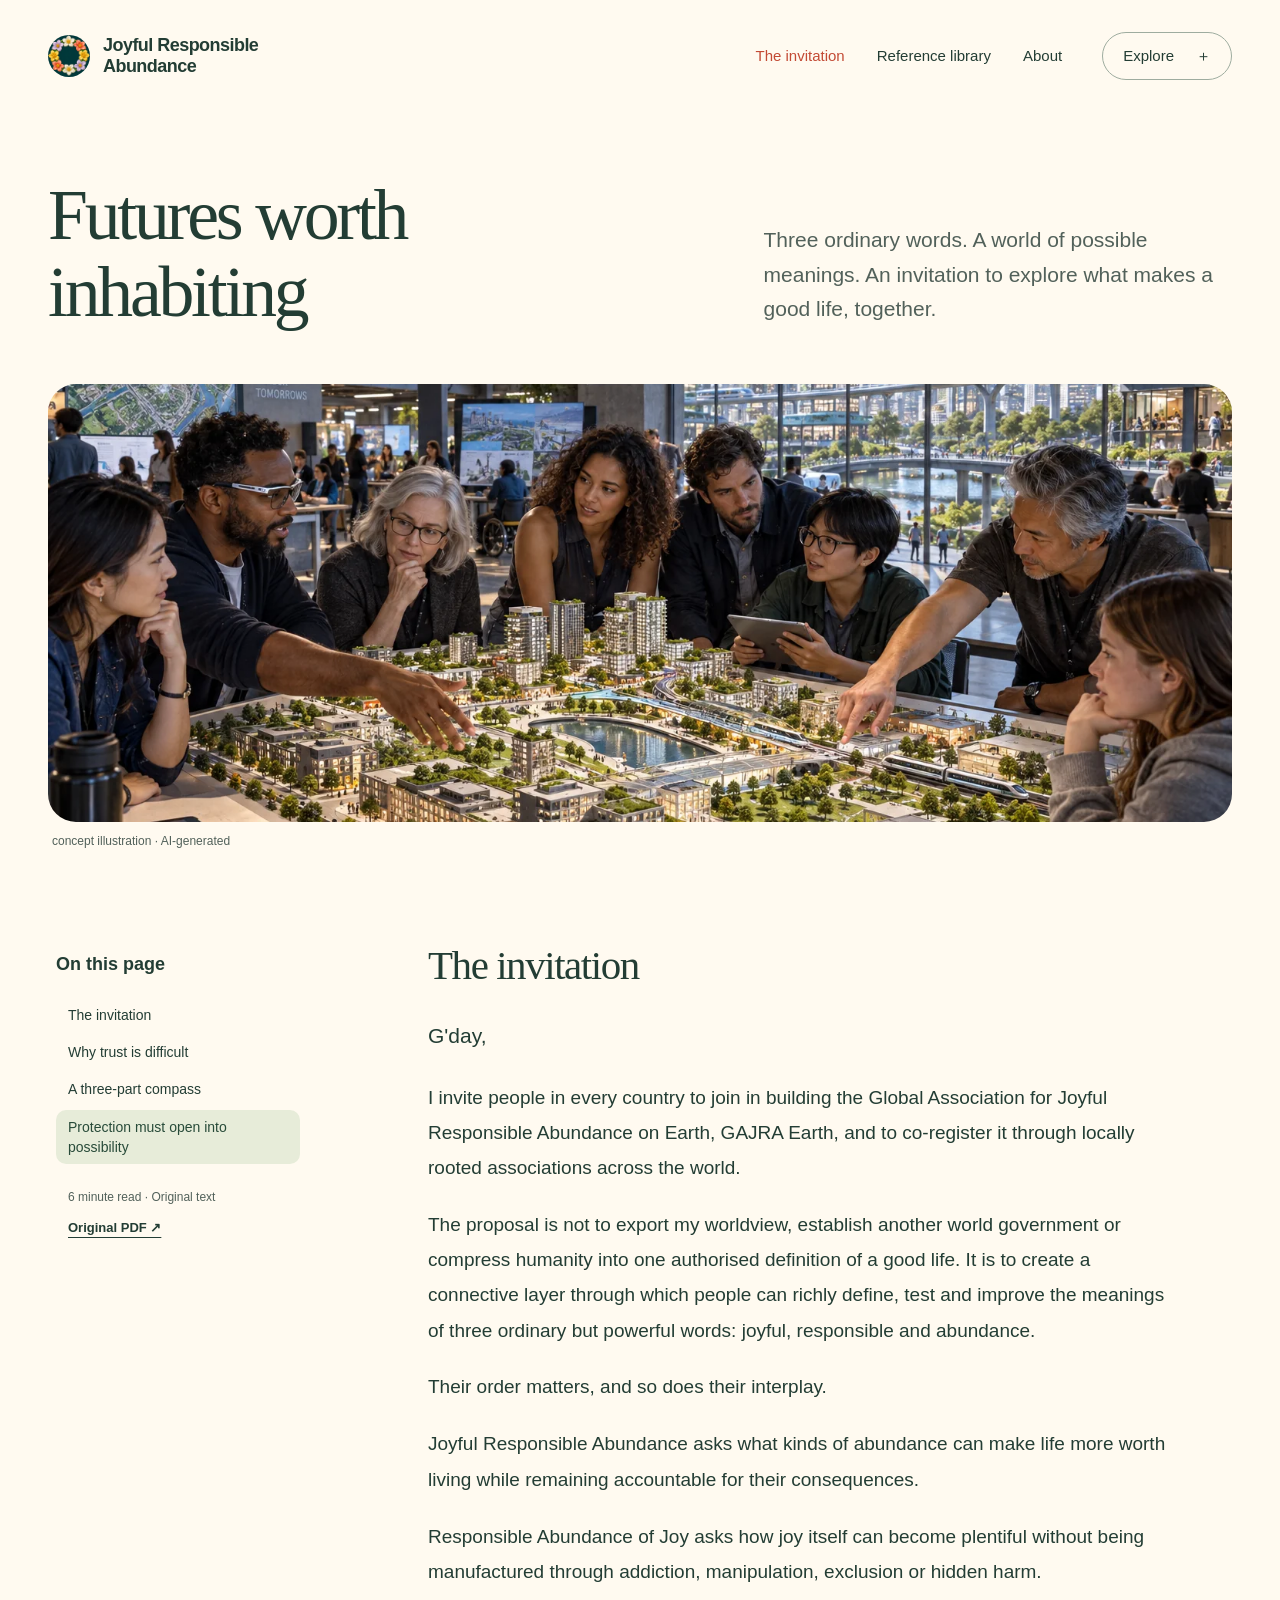
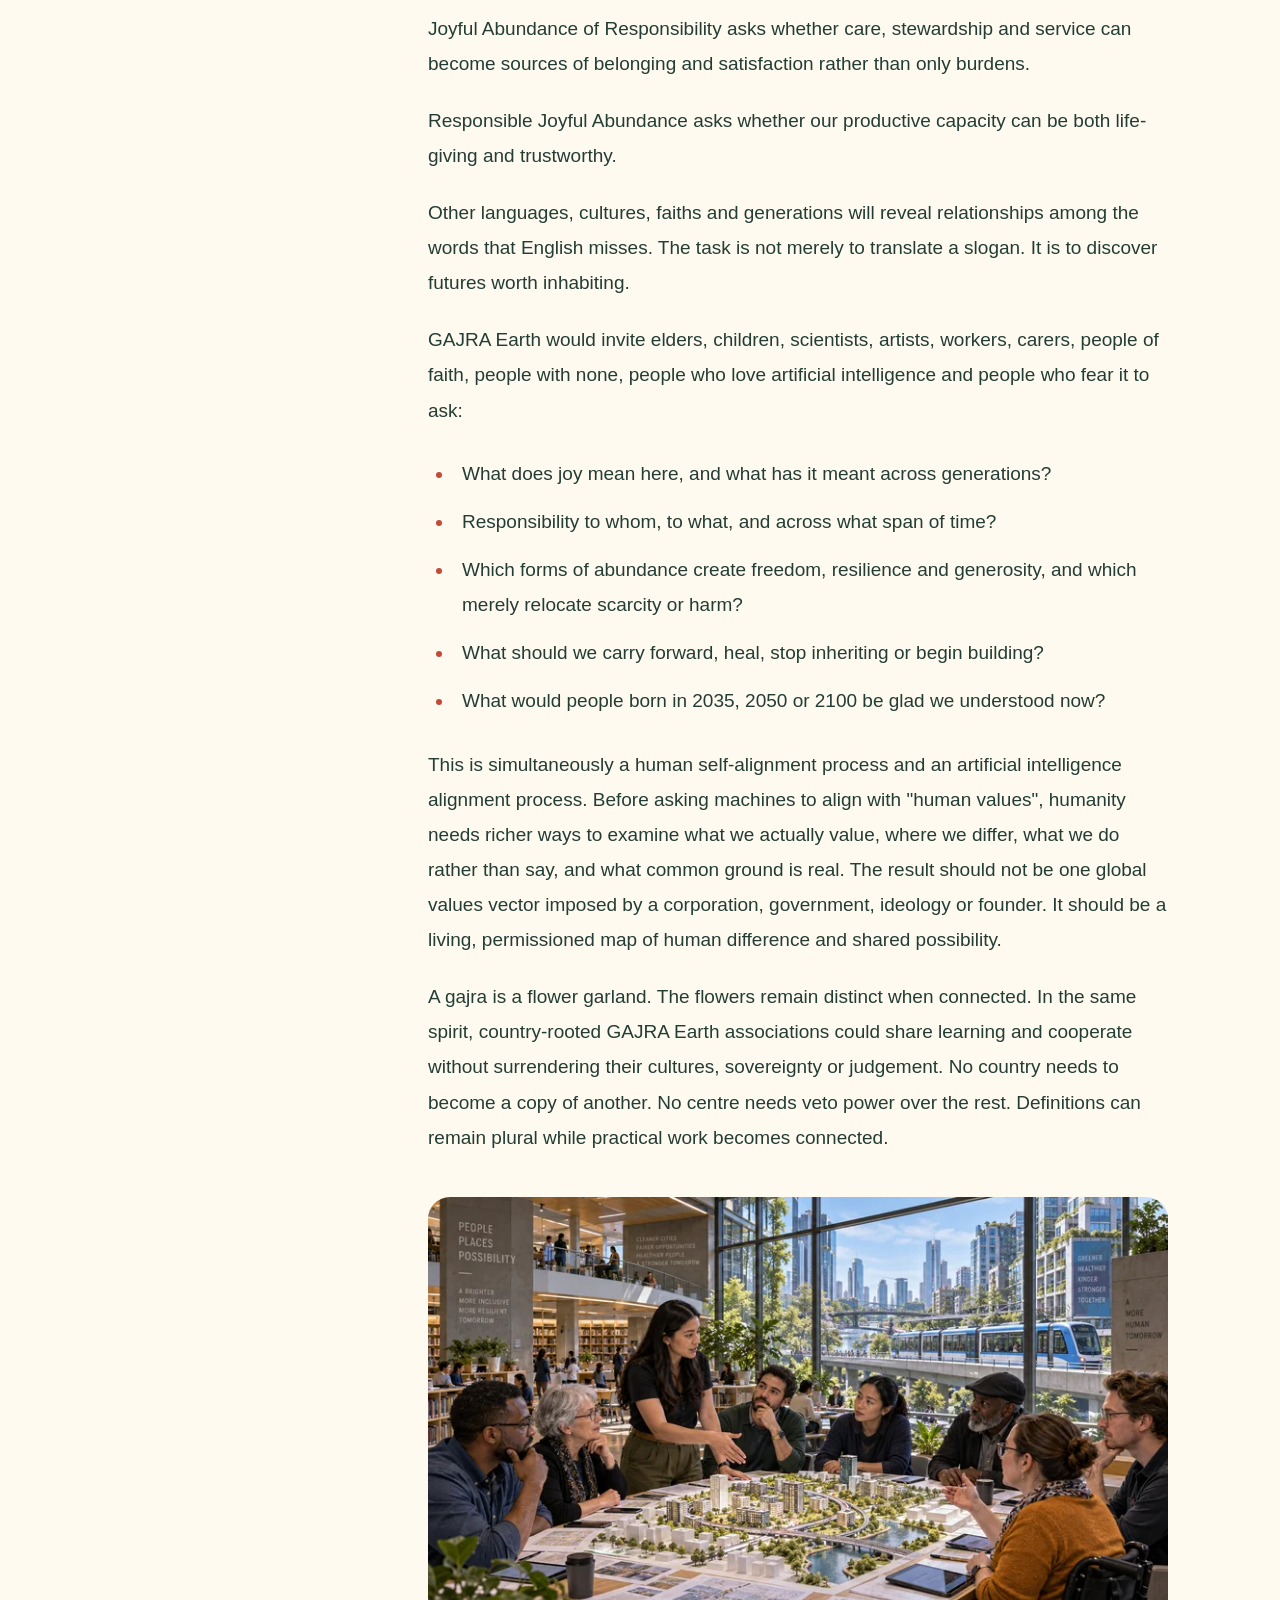
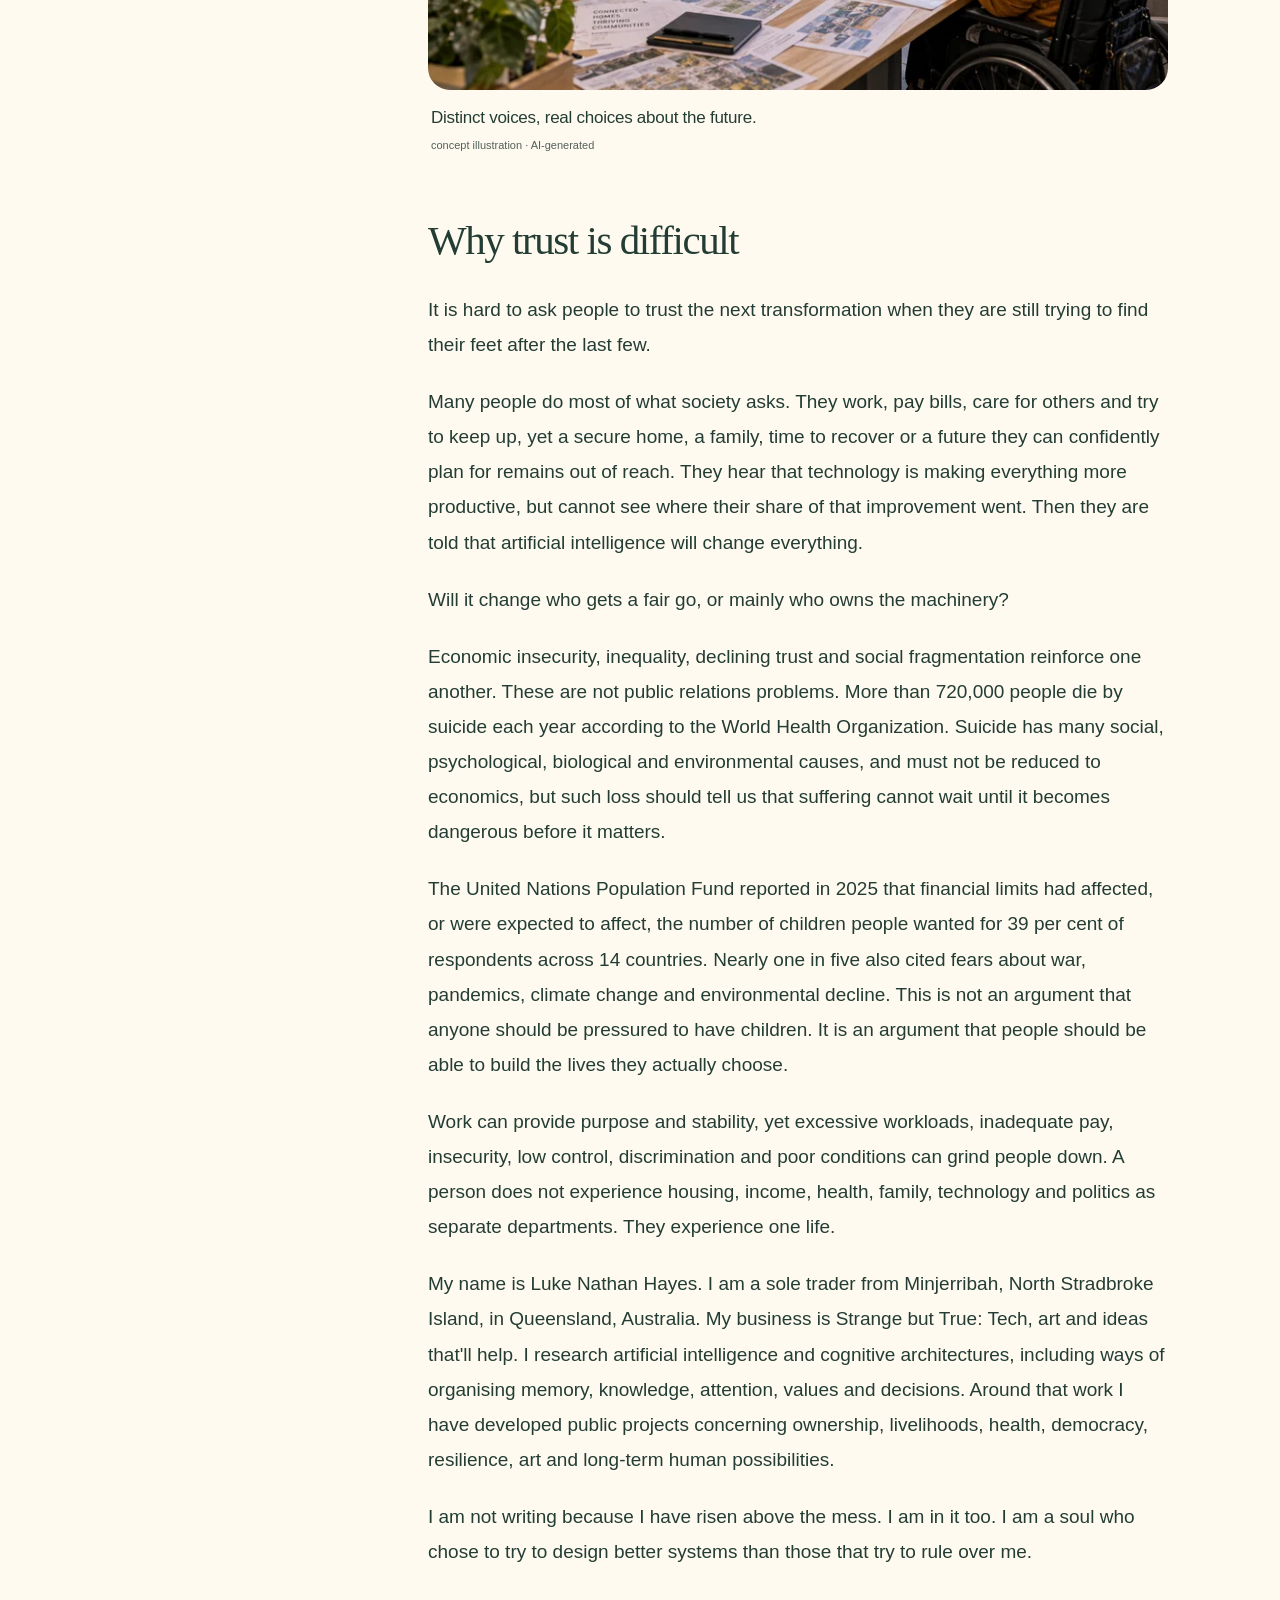
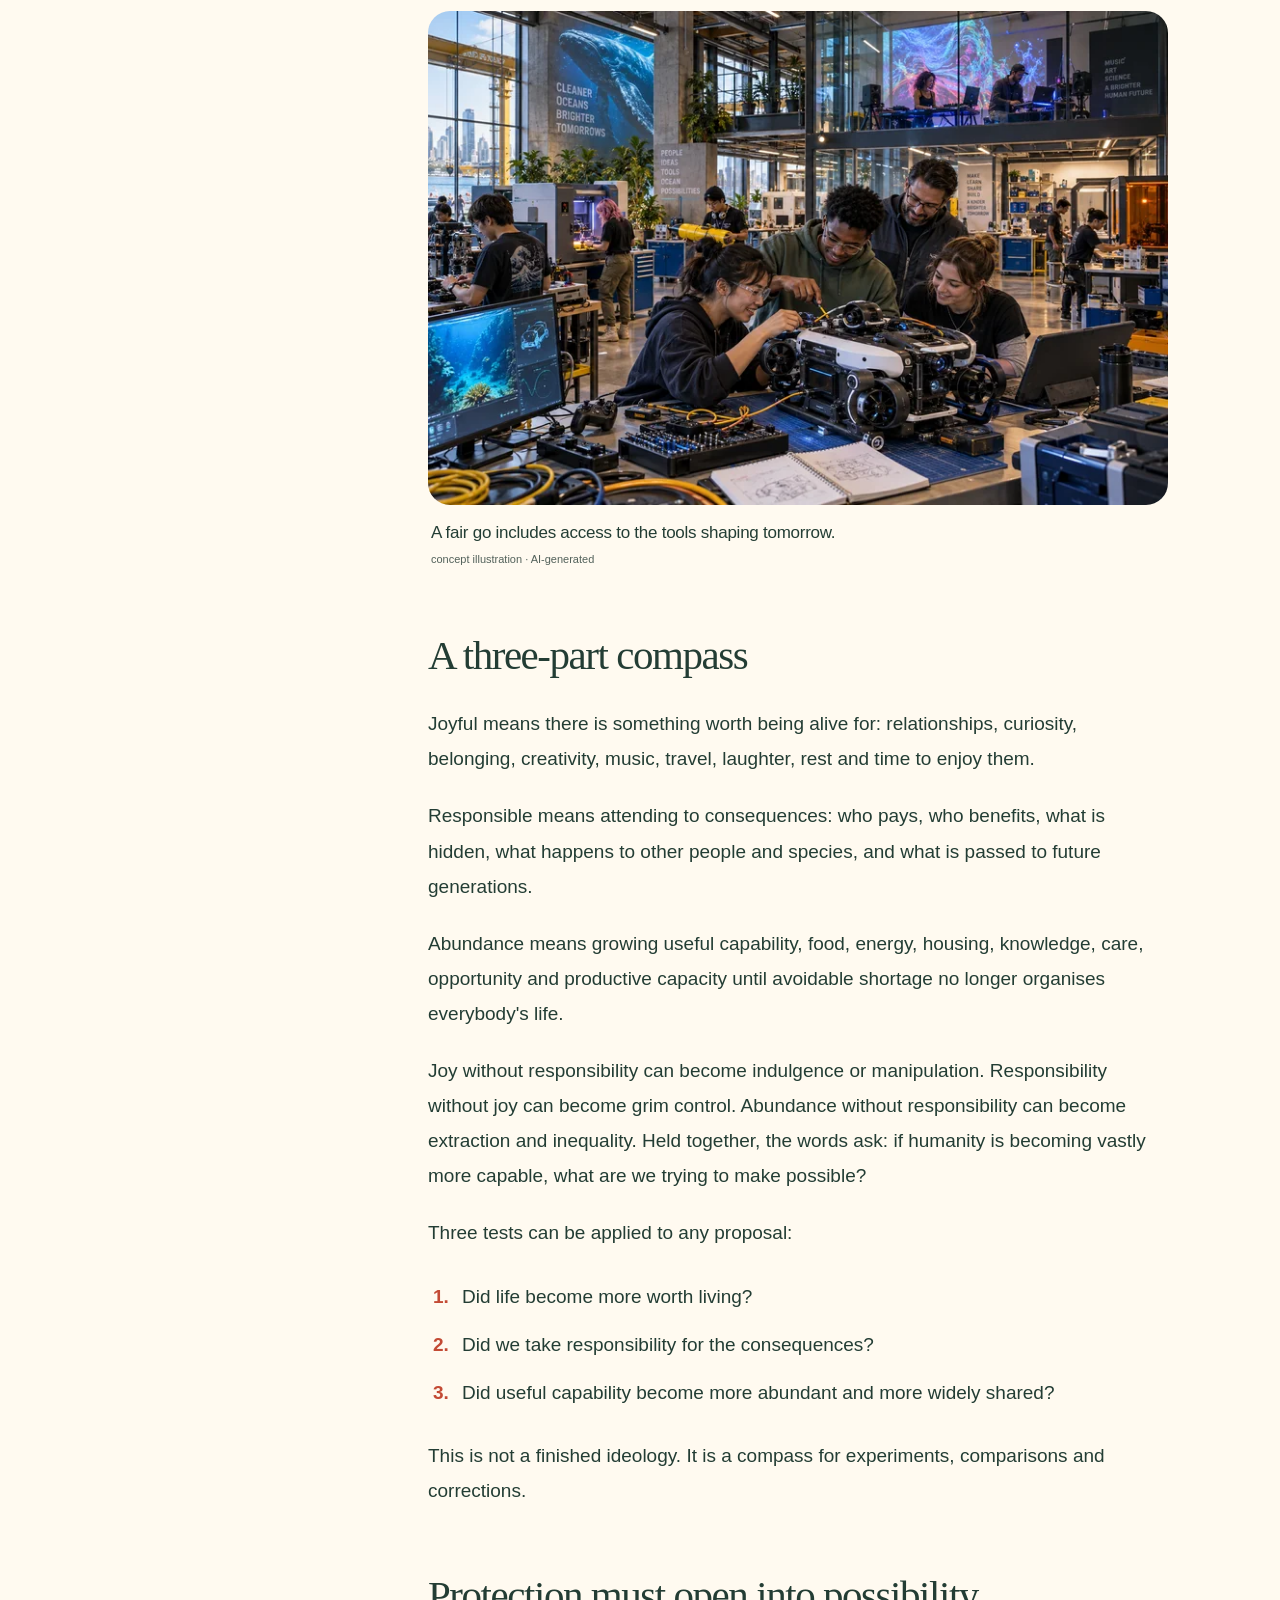
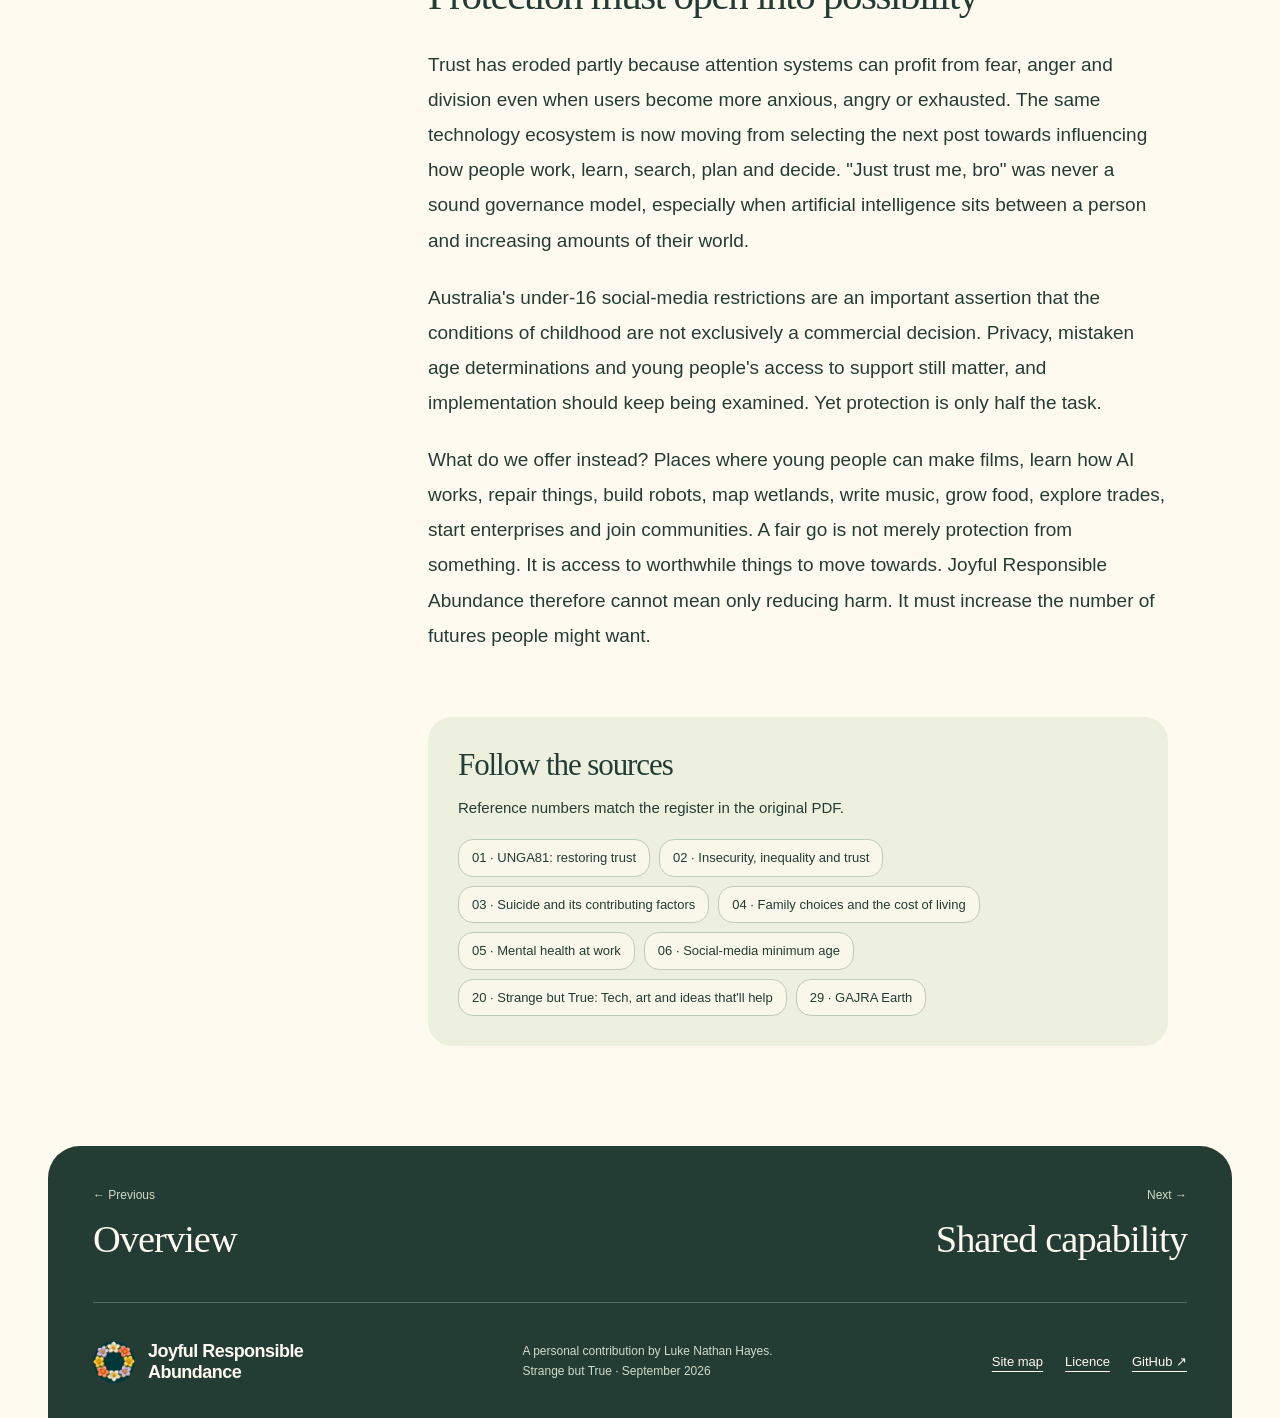
<file: invitation.html>
<!doctype html>
<html lang="en-AU"><head><meta charset="utf-8"><meta name="viewport" content="width=device-width, initial-scale=1"><meta name="theme-color" content="#fffaf0"><title>Futures worth inhabiting | Joyful Responsible Abundance</title><meta name="description" content="Three ordinary words. A world of possible meanings. An invitation to explore what makes a good life, together."><link rel="canonical" href="https://auraofintelligence.github.io/UNGA81-Luke-Hayes/invitation.html"><meta property="og:type" content="website"><meta property="og:title" content="Futures worth inhabiting"><meta property="og:description" content="Three ordinary words. A world of possible meanings. An invitation to explore what makes a good life, together."><meta property="og:url" content="https://auraofintelligence.github.io/UNGA81-Luke-Hayes/invitation.html"><meta property="og:image" content="https://auraofintelligence.github.io/UNGA81-Luke-Hayes/assets/images/social.jpg?v=civilisation-20260921b"><meta property="og:image:alt" content="A speculative coastal generation city combines active public spaces with subterranean transport, robotic industry and material recovery."><meta property="og:site_name" content="Joyful Responsible Abundance"><meta property="og:image:type" content="image/jpeg"><meta property="og:image:width" content="1200"><meta property="og:image:height" content="630"><meta name="twitter:card" content="summary_large_image"><meta name="twitter:title" content="Futures worth inhabiting"><meta name="twitter:description" content="Three ordinary words. A world of possible meanings. An invitation to explore what makes a good life, together."><meta name="twitter:image" content="https://auraofintelligence.github.io/UNGA81-Luke-Hayes/assets/images/social.jpg?v=civilisation-20260921b"><meta name="twitter:image:alt" content="A speculative coastal generation city combines active public spaces with subterranean transport, robotic industry and material recovery."><link rel="icon" href="favicon.ico" sizes="16x16 32x32 48x48"><link rel="icon" href="assets/favicon-32.png" type="image/png" sizes="32x32"><link rel="apple-touch-icon" href="assets/apple-touch-icon.png"><link rel="manifest" href="site.webmanifest"><link rel="stylesheet" href="assets/site.css"><script src="assets/site.js" defer></script><script type="application/ld+json">{"@context": "https://schema.org", "@type": "WebPage", "name": "Futures worth inhabiting", "url": "https://auraofintelligence.github.io/UNGA81-Luke-Hayes/invitation.html", "description": "Three ordinary words. A world of possible meanings. An invitation to explore what makes a good life, together.", "inLanguage": "en-AU", "author": {"@type": "Person", "name": "Luke Nathan Hayes"}, "isPartOf": {"@type": "WebSite", "name": "Joyful Responsible Abundance", "url": "https://auraofintelligence.github.io/UNGA81-Luke-Hayes/"}}</script></head><body id="top" class="page-invitation"><a class="skip-link" href="#main">Skip to content</a><div class="reading-progress" aria-hidden="true"></div><header class="site-header wrap"><a class="brand" href="index.html" aria-label="Joyful Responsible Abundance home"><img class="brand-mark" src="assets/brand-garland.png" width="42" height="42" alt=""><span>Joyful Responsible<br>Abundance</span></a><nav class="desktop-nav" aria-label="Main"><a href="invitation.html" aria-current="page">The invitation</a><a href="library.html" >Reference library</a><a href="about.html" >About</a></nav><details class="site-menu"><summary>Explore <span aria-hidden="true">＋</span></summary><nav aria-label="All pages"><a href="index.html">Overview</a><a href="invitation.html" aria-current="page">The invitation</a><a href="capability.html">Shared capability</a><a href="livelihoods.html">Livelihoods &amp; time</a><a href="intelligence.html">Personal &amp; civic intelligence</a><a href="futures.html">GAJRA Earth</a><a href="library.html">Reference library</a><a href="about.html">About &amp; site map</a></nav></details></header><main id="main"><section class="page-intro wrap"><h1>Futures worth inhabiting</h1><p class="lead">Three ordinary words. A world of possible meanings. An invitation to explore what makes a good life, together.</p></section><figure class="hero-art wrap"><img class="" src="assets/images/invitation-1536.webp?v=civilisation-20260921b" srcset="assets/images/invitation-768.webp?v=civilisation-20260921b 768w, assets/images/invitation-1536.webp?v=civilisation-20260921b 1536w" sizes="(max-width: 760px) 100vw, 92vw" width="1536" height="1024" alt="People discuss competing future-city plans in a contemporary public forum, overlooking a busy urban district." fetchpriority="high" decoding="async"><figcaption>concept illustration · AI-generated</figcaption></figure><div class="reading-layout wrap"><aside class="contents"><details open><summary>On this page</summary><nav aria-label="On this page"><a href="#the-invitation">The invitation</a><a href="#why-trust-is-difficult">Why trust is difficult</a><a href="#a-three-part-compass">A three-part compass</a><a href="#protection-must-open-into-possibility">Protection must open into possibility</a></nav></details><p>6 minute read · Original text</p><a class="text-link" href="documents/UNGA81_Joyful_Responsible_Abundance_Refined.pdf">Original PDF ↗</a></aside><article class="prose"><section class="reading-section" id="the-invitation"><h2>The invitation</h2><p data-source="true">G&#x27;day,</p><p data-source="true">I invite people in every country to join in building the Global Association for Joyful Responsible Abundance on Earth, GAJRA Earth, and to co-register it through locally rooted associations across the world.</p><p data-source="true">The proposal is not to export my worldview, establish another world government or compress humanity into one authorised definition of a good life. It is to create a connective layer through which people can richly define, test and improve the meanings of three ordinary but powerful words: joyful, responsible and abundance.</p><p data-source="true">Their order matters, and so does their interplay.</p><p data-source="true">Joyful Responsible Abundance asks what kinds of abundance can make life more worth living while remaining accountable for their consequences.</p><p data-source="true">Responsible Abundance of Joy asks how joy itself can become plentiful without being manufactured through addiction, manipulation, exclusion or hidden harm.</p><p data-source="true">Joyful Abundance of Responsibility asks whether care, stewardship and service can become sources of belonging and satisfaction rather than only burdens.</p><p data-source="true">Responsible Joyful Abundance asks whether our productive capacity can be both life-giving and trustworthy.</p><p data-source="true">Other languages, cultures, faiths and generations will reveal relationships among the words that English misses. The task is not merely to translate a slogan. It is to discover futures worth inhabiting.</p><p data-source="true">GAJRA Earth would invite elders, children, scientists, artists, workers, carers, people of faith, people with none, people who love artificial intelligence and people who fear it to ask:</p><ul><li data-source="true">What does joy mean here, and what has it meant across generations?</li><li data-source="true">Responsibility to whom, to what, and across what span of time?</li><li data-source="true">Which forms of abundance create freedom, resilience and generosity, and which merely relocate scarcity or harm?</li><li data-source="true">What should we carry forward, heal, stop inheriting or begin building?</li><li data-source="true">What would people born in 2035, 2050 or 2100 be glad we understood now?</li></ul><p data-source="true">This is simultaneously a human self-alignment process and an artificial intelligence alignment process. Before asking machines to align with &quot;human values&quot;, humanity needs richer ways to examine what we actually value, where we differ, what we do rather than say, and what common ground is real. The result should not be one global values vector imposed by a corporation, government, ideology or founder. It should be a living, permissioned map of human difference and shared possibility.</p><p data-source="true">A gajra is a flower garland. The flowers remain distinct when connected. In the same spirit, country-rooted GAJRA Earth associations could share learning and cooperate without surrendering their cultures, sovereignty or judgement. No country needs to become a copy of another. No centre needs veto power over the rest. Definitions can remain plural while practical work becomes connected.</p><figure class="reading-art"><img src="assets/images/reading-dialogue-1536.webp?v=civilisation-20260921b" srcset="assets/images/reading-dialogue-768.webp?v=civilisation-20260921b 768w, assets/images/reading-dialogue-1536.webp?v=civilisation-20260921b 1536w" sizes="(max-width: 760px) calc(100vw - 36px), (max-width: 1100px) 65vw, 740px" width="1536" height="1024" alt="Residents and engineers compare a robotic transit proposal at a contemporary neighbourhood forum." loading="lazy" decoding="async"><figcaption><span>Distinct voices, real choices about the future.</span><small>concept illustration · AI-generated</small></figcaption></figure></section><section class="reading-section" id="why-trust-is-difficult"><h2>Why trust is difficult</h2><p data-source="true">It is hard to ask people to trust the next transformation when they are still trying to find their feet after the last few.</p><p data-source="true">Many people do most of what society asks. They work, pay bills, care for others and try to keep up, yet a secure home, a family, time to recover or a future they can confidently plan for remains out of reach. They hear that technology is making everything more productive, but cannot see where their share of that improvement went. Then they are told that artificial intelligence will change everything.</p><p data-source="true">Will it change who gets a fair go, or mainly who owns the machinery?</p><p data-source="true">Economic insecurity, inequality, declining trust and social fragmentation reinforce one another. These are not public relations problems. More than 720,000 people die by suicide each year according to the World Health Organization. Suicide has many social, psychological, biological and environmental causes, and must not be reduced to economics, but such loss should tell us that suffering cannot wait until it becomes dangerous before it matters.</p><p data-source="true">The United Nations Population Fund reported in 2025 that financial limits had affected, or were expected to affect, the number of children people wanted for 39 per cent of respondents across 14 countries. Nearly one in five also cited fears about war, pandemics, climate change and environmental decline. This is not an argument that anyone should be pressured to have children. It is an argument that people should be able to build the lives they actually choose.</p><p data-source="true">Work can provide purpose and stability, yet excessive workloads, inadequate pay, insecurity, low control, discrimination and poor conditions can grind people down. A person does not experience housing, income, health, family, technology and politics as separate departments. They experience one life.</p><p data-source="true">My name is Luke Nathan Hayes. I am a sole trader from Minjerribah, North Stradbroke Island, in Queensland, Australia. My business is Strange but True: Tech, art and ideas that&#x27;ll help. I research artificial intelligence and cognitive architectures, including ways of organising memory, knowledge, attention, values and decisions. Around that work I have developed public projects concerning ownership, livelihoods, health, democracy, resilience, art and long-term human possibilities.</p><p data-source="true">I am not writing because I have risen above the mess. I am in it too. I am a soul who chose to try to design better systems than those that try to rule over me.</p><figure class="reading-art"><img src="assets/images/reading-possibility-1536.webp?v=civilisation-20260921b" srcset="assets/images/reading-possibility-768.webp?v=civilisation-20260921b 768w, assets/images/reading-possibility-1536.webp?v=civilisation-20260921b 1536w" sizes="(max-width: 760px) calc(100vw - 36px), (max-width: 1100px) 65vw, 740px" width="1536" height="1024" alt="Young adults and mentors develop robots and digital art in a modern public learning studio." loading="lazy" decoding="async"><figcaption><span>A fair go includes access to the tools shaping tomorrow.</span><small>concept illustration · AI-generated</small></figcaption></figure></section><section class="reading-section" id="a-three-part-compass"><h2>A three-part compass</h2><p data-source="true">Joyful means there is something worth being alive for: relationships, curiosity, belonging, creativity, music, travel, laughter, rest and time to enjoy them.</p><p data-source="true">Responsible means attending to consequences: who pays, who benefits, what is hidden, what happens to other people and species, and what is passed to future generations.</p><p data-source="true">Abundance means growing useful capability, food, energy, housing, knowledge, care, opportunity and productive capacity until avoidable shortage no longer organises everybody&#x27;s life.</p><p data-source="true">Joy without responsibility can become indulgence or manipulation. Responsibility without joy can become grim control. Abundance without responsibility can become extraction and inequality. Held together, the words ask: if humanity is becoming vastly more capable, what are we trying to make possible?</p><p data-source="true">Three tests can be applied to any proposal:</p><ol><li data-source="true">Did life become more worth living?</li><li data-source="true">Did we take responsibility for the consequences?</li><li data-source="true">Did useful capability become more abundant and more widely shared?</li></ol><p data-source="true">This is not a finished ideology. It is a compass for experiments, comparisons and corrections.</p></section><section class="reading-section" id="protection-must-open-into-possibility"><h2>Protection must open into possibility</h2><p data-source="true">Trust has eroded partly because attention systems can profit from fear, anger and division even when users become more anxious, angry or exhausted. The same technology ecosystem is now moving from selecting the next post towards influencing how people work, learn, search, plan and decide. &quot;Just trust me, bro&quot; was never a sound governance model, especially when artificial intelligence sits between a person and increasing amounts of their world.</p><p data-source="true">Australia&#x27;s under-16 social-media restrictions are an important assertion that the conditions of childhood are not exclusively a commercial decision. Privacy, mistaken age determinations and young people&#x27;s access to support still matter, and implementation should keep being examined. Yet protection is only half the task.</p><p data-source="true">What do we offer instead? Places where young people can make films, learn how AI works, repair things, build robots, map wetlands, write music, grow food, explore trades, start enterprises and join communities. A fair go is not merely protection from something. It is access to worthwhile things to move towards. Joyful Responsible Abundance therefore cannot mean only reducing harm. It must increase the number of futures people might want.</p></section><section class="related" aria-labelledby="related-title"><h2 id="related-title">Follow the sources</h2><p>Reference numbers match the register in the original PDF.</p><div class="reference-links"><a href="library.html#ref-1" class="reference-pill">01 · UNGA81: restoring trust</a><a href="library.html#ref-2" class="reference-pill">02 · Insecurity, inequality and trust</a><a href="library.html#ref-3" class="reference-pill">03 · Suicide and its contributing factors</a><a href="library.html#ref-4" class="reference-pill">04 · Family choices and the cost of living</a><a href="library.html#ref-5" class="reference-pill">05 · Mental health at work</a><a href="library.html#ref-6" class="reference-pill">06 · Social-media minimum age</a><a href="library.html#ref-20" class="reference-pill">20 · Strange but True: Tech, art and ideas that&#x27;ll help</a><a href="library.html#ref-29" class="reference-pill">29 · GAJRA Earth</a></div></section></article></div></main><footer class="wrap footer"><nav class="page-turns" aria-label="Previous and next pages"><a href="index.html"><small>← Previous</small><span>Overview</span></a><a href="capability.html"><small>Next →</small><span>Shared capability</span></a></nav><div class="footer-base"><a class="brand" href="index.html"><img class="brand-mark" src="assets/brand-garland.png" width="42" height="42" alt=""><span>Joyful Responsible<br>Abundance</span></a><p>A personal contribution by Luke Nathan Hayes.<br>Strange but True · September 2026</p><nav aria-label="Footer"><a href="about.html#site-map">Site map</a><a href="about.html#licence">Licence</a><a href="https://github.com/auraofintelligence/UNGA81-Luke-Hayes">GitHub ↗</a></nav></div></footer><a href="#top" class="back-top" aria-label="Back to top"><span aria-hidden="true">↑</span><span class="top-label">Top</span></a></body></html>
</file>
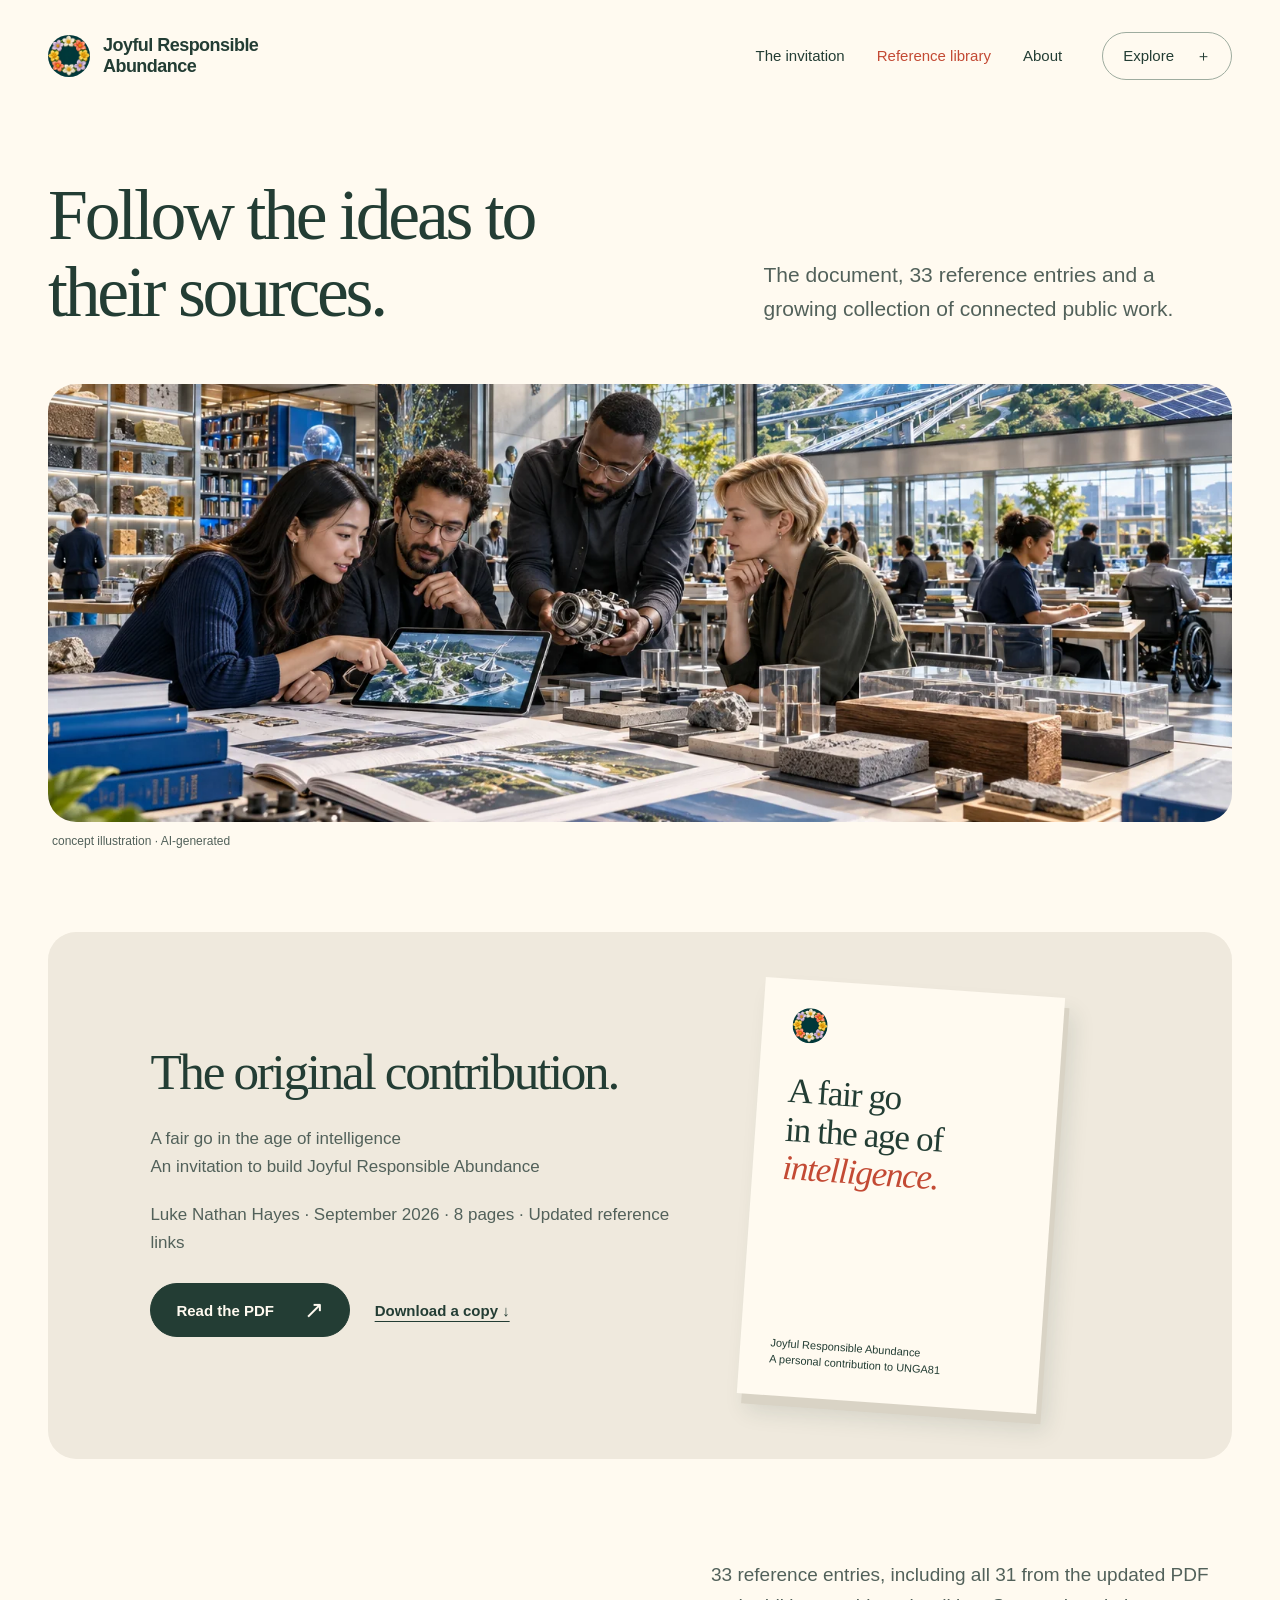
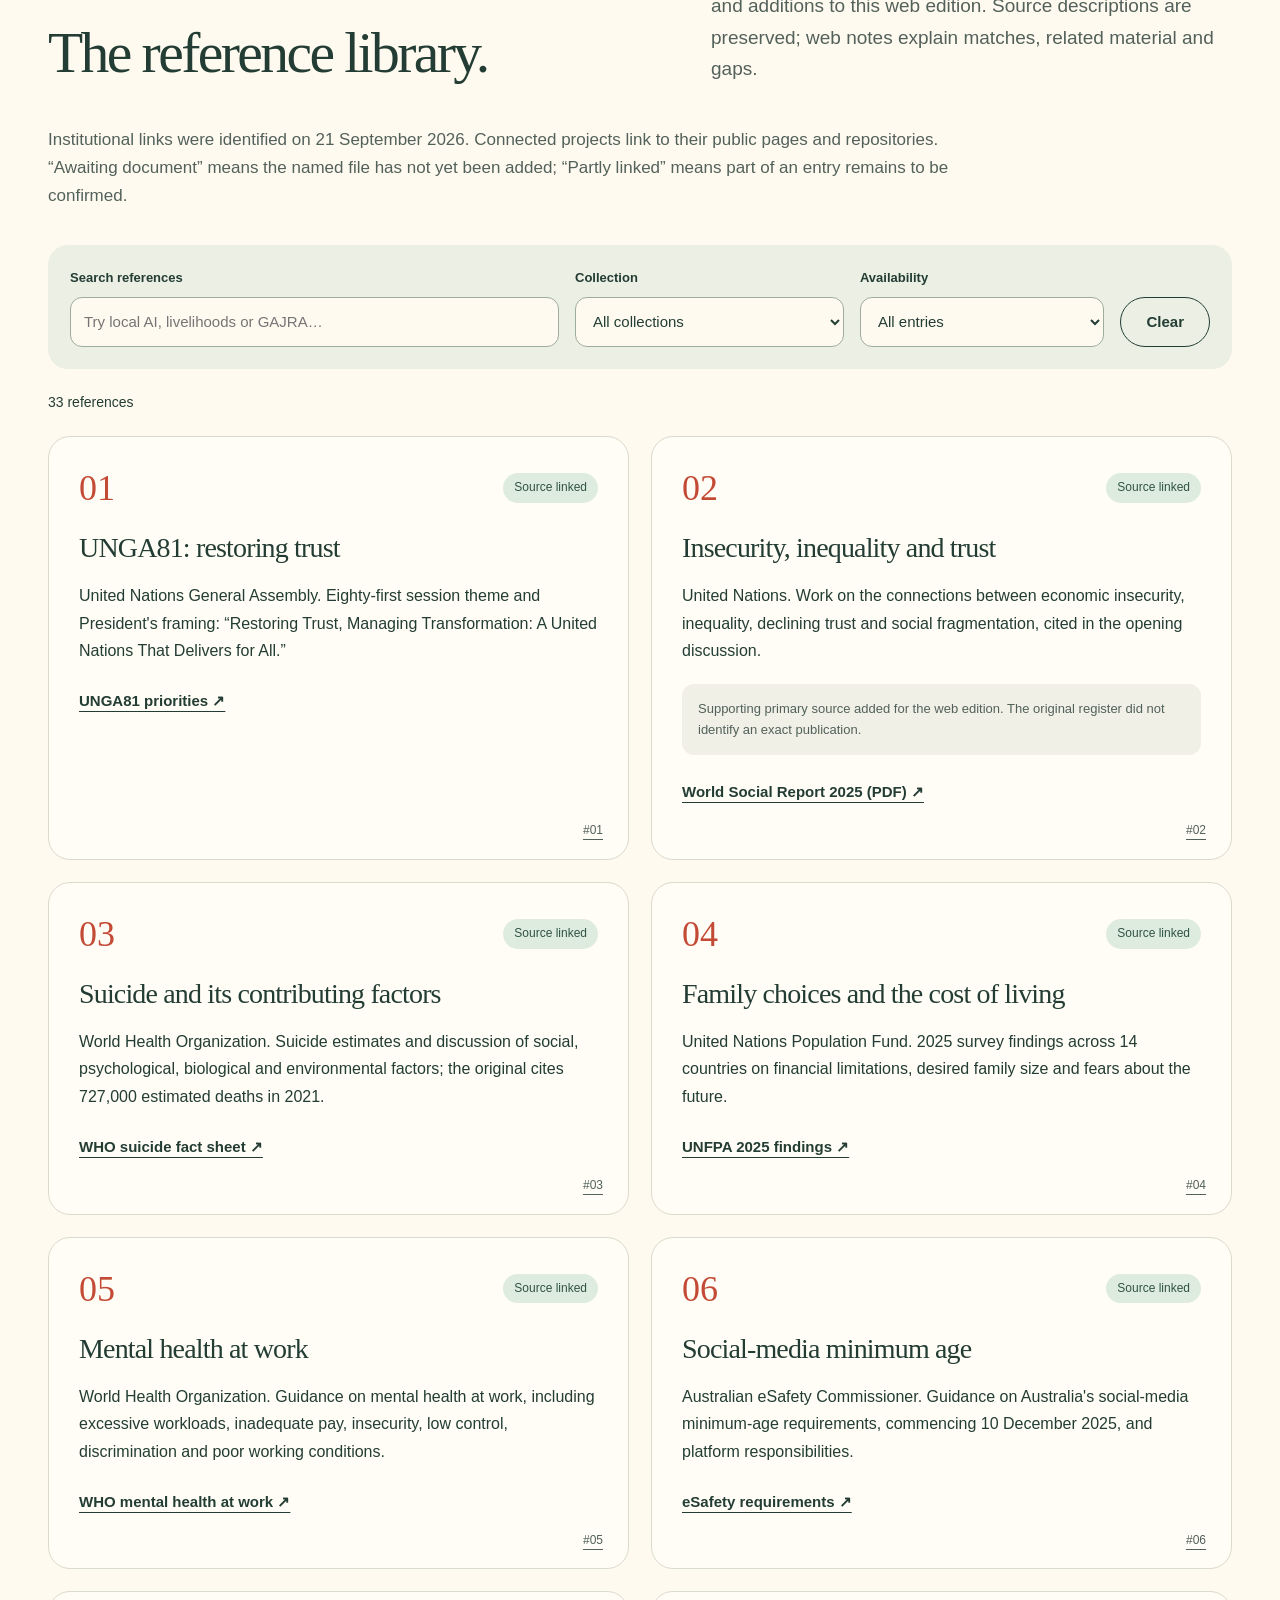
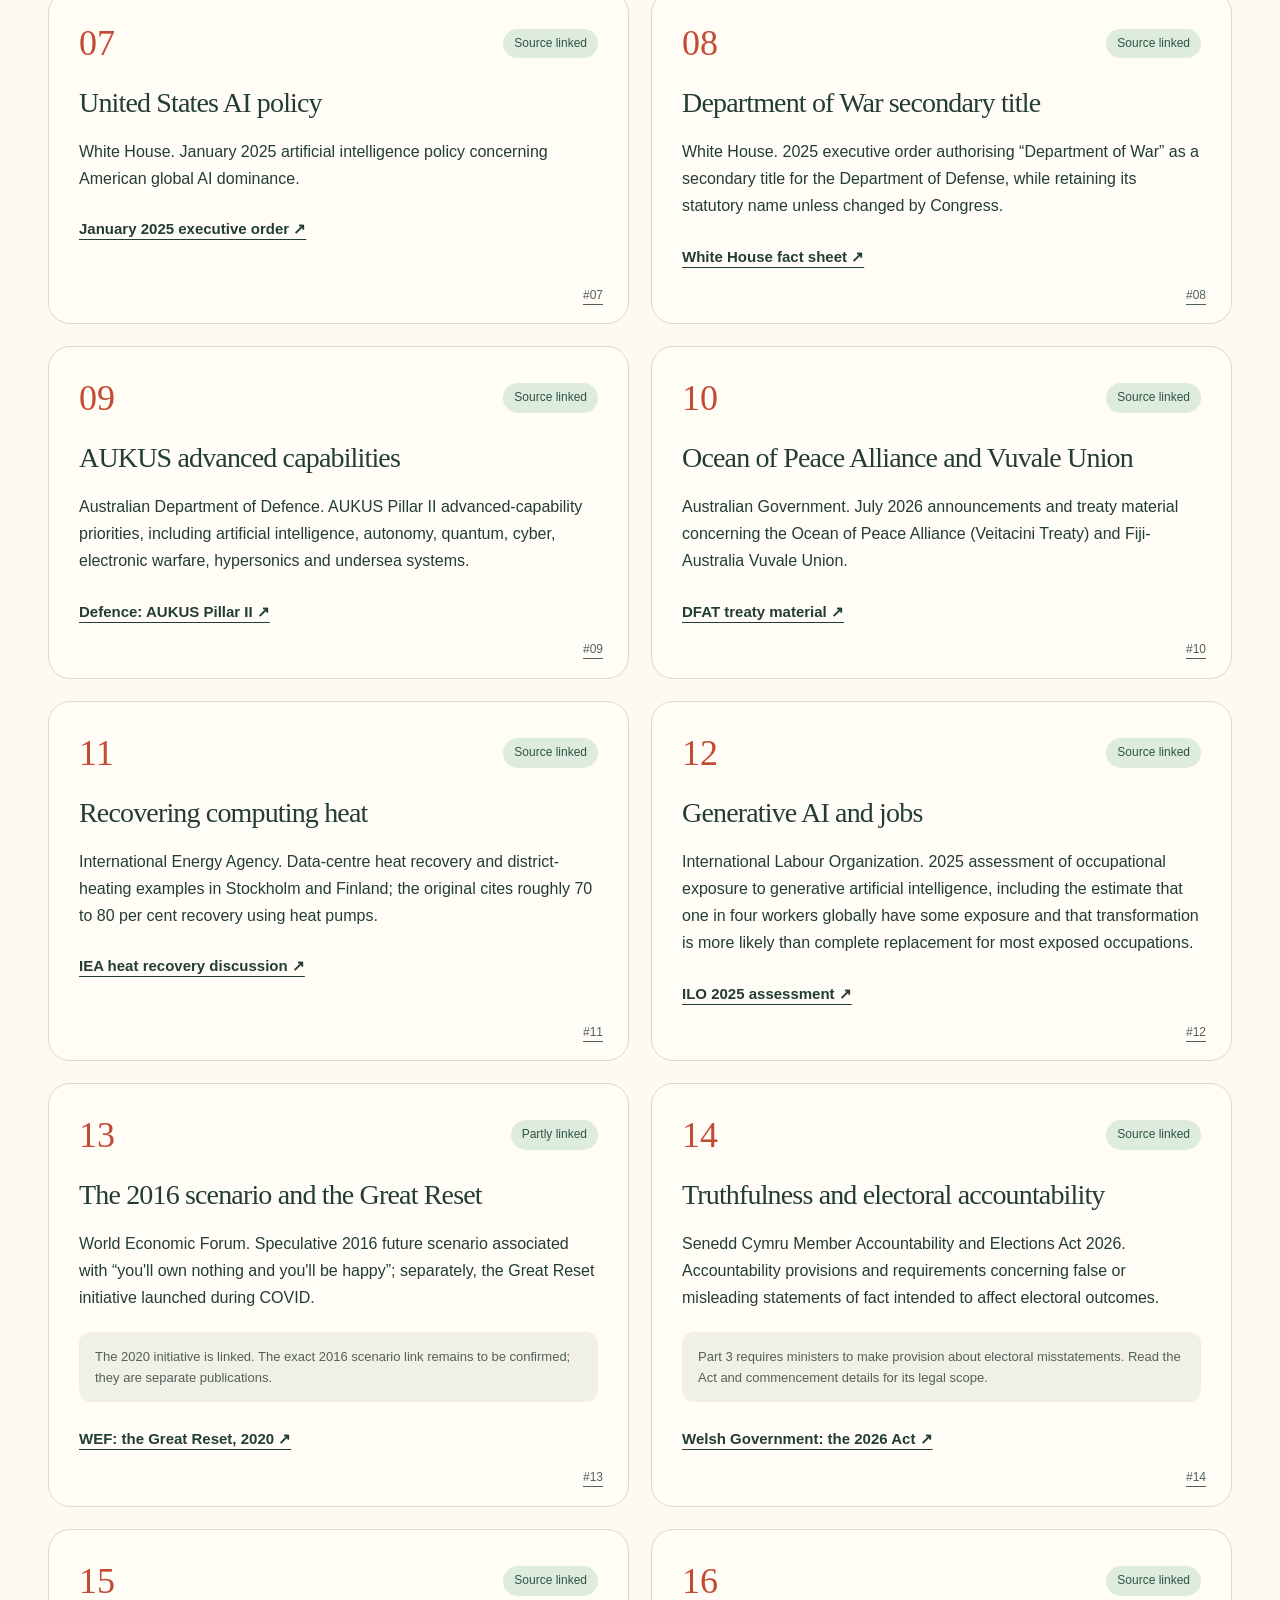
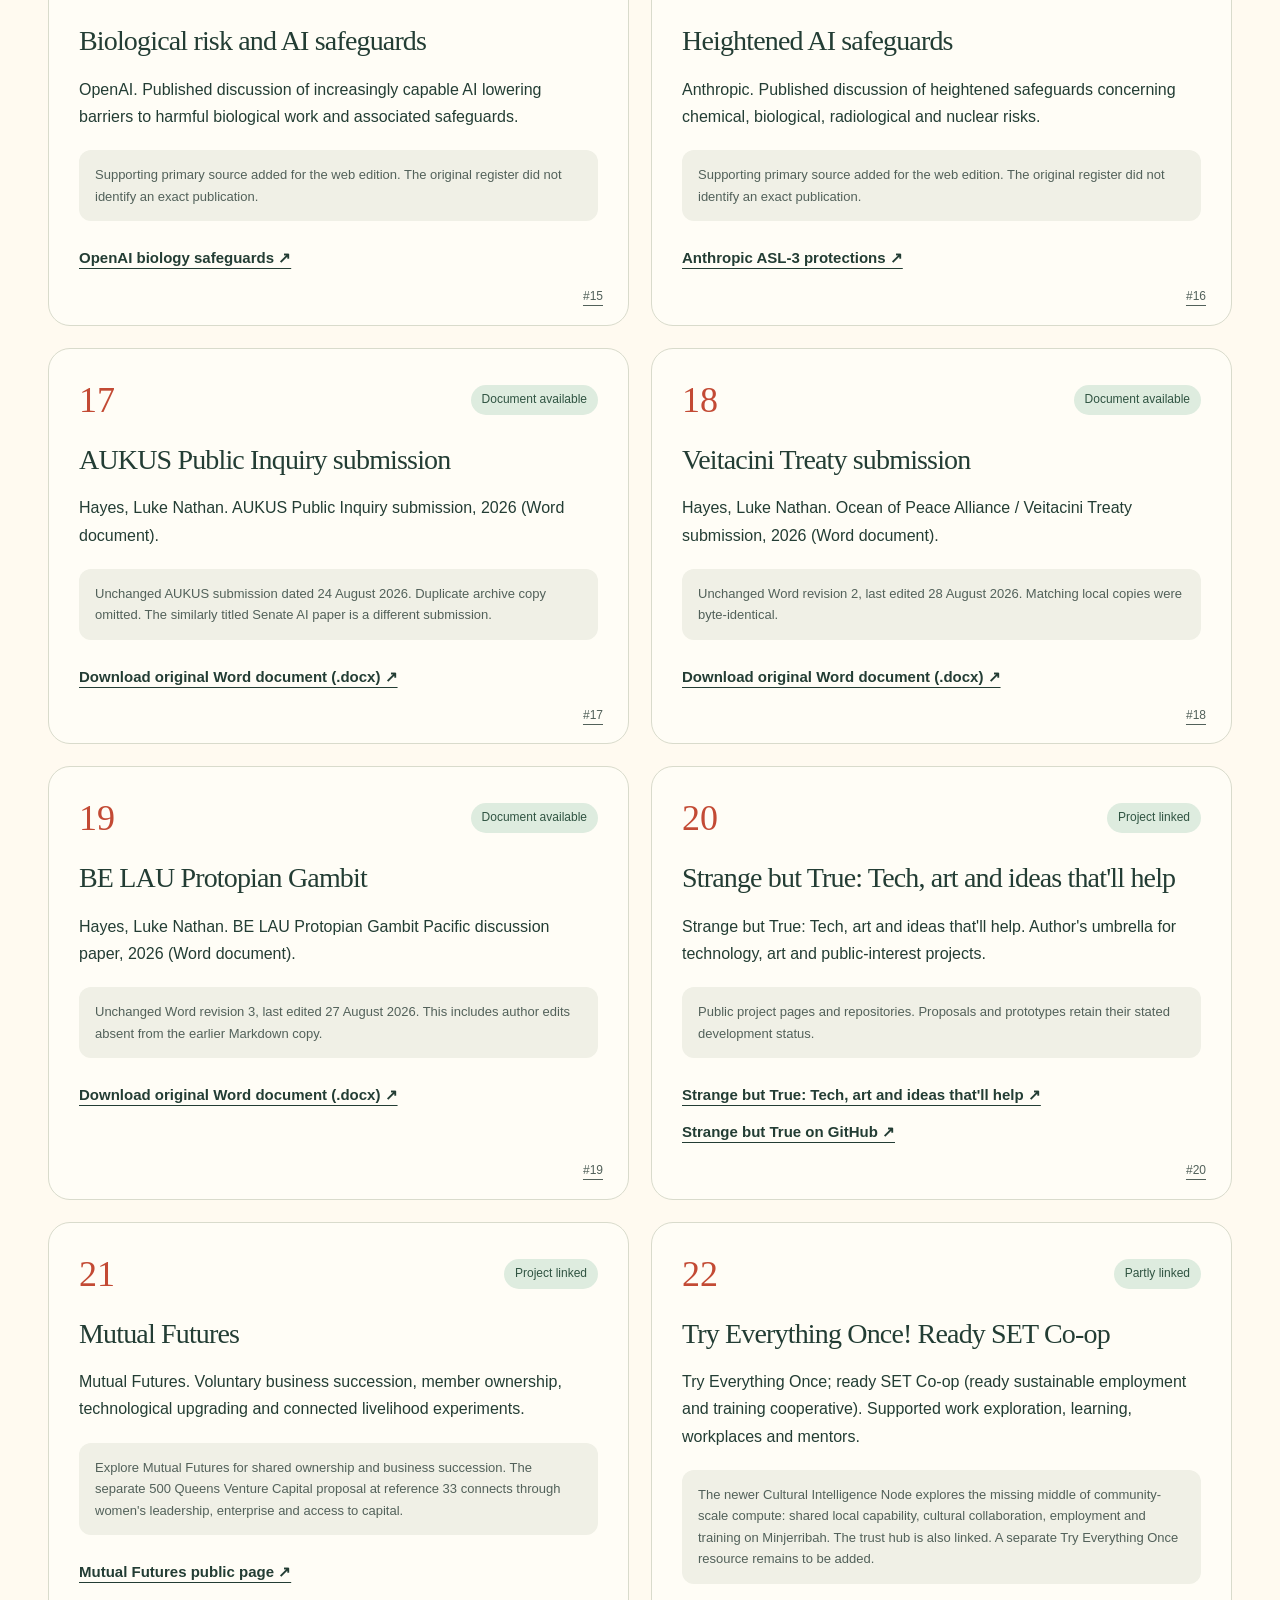
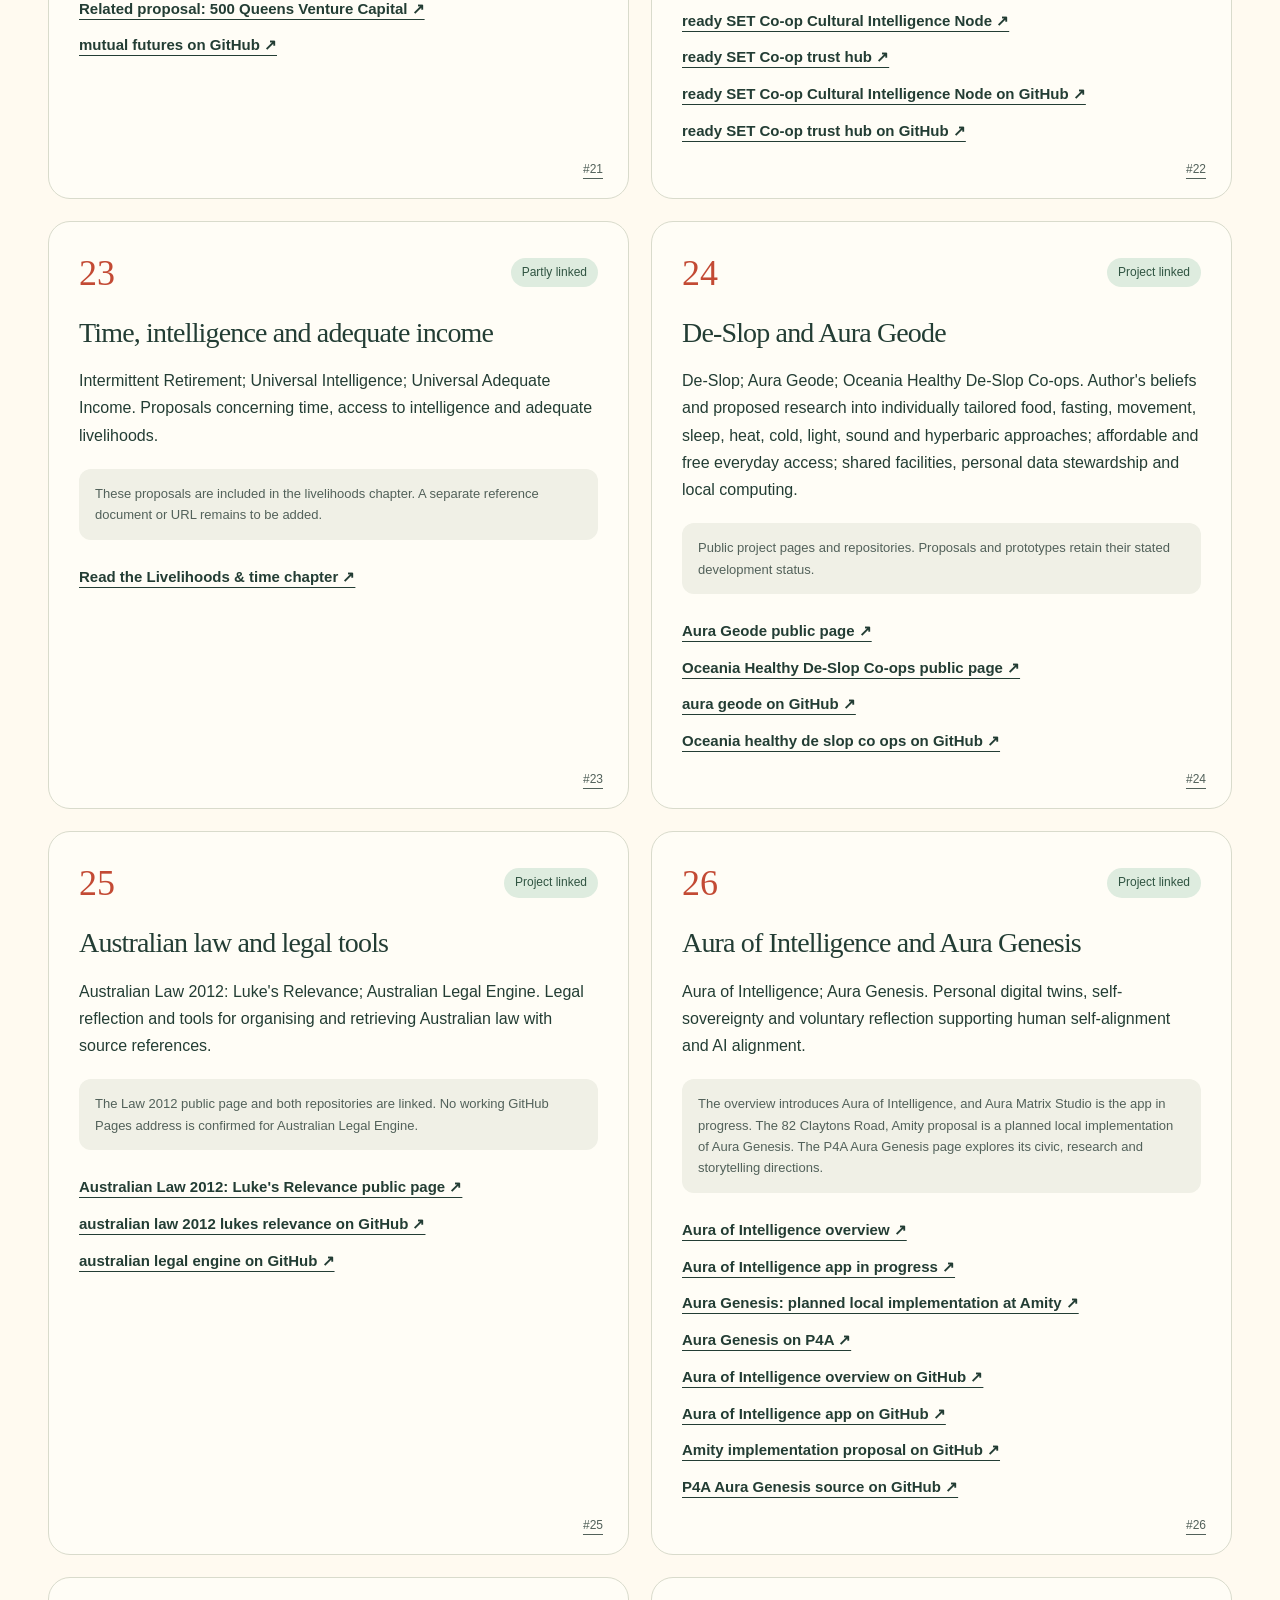
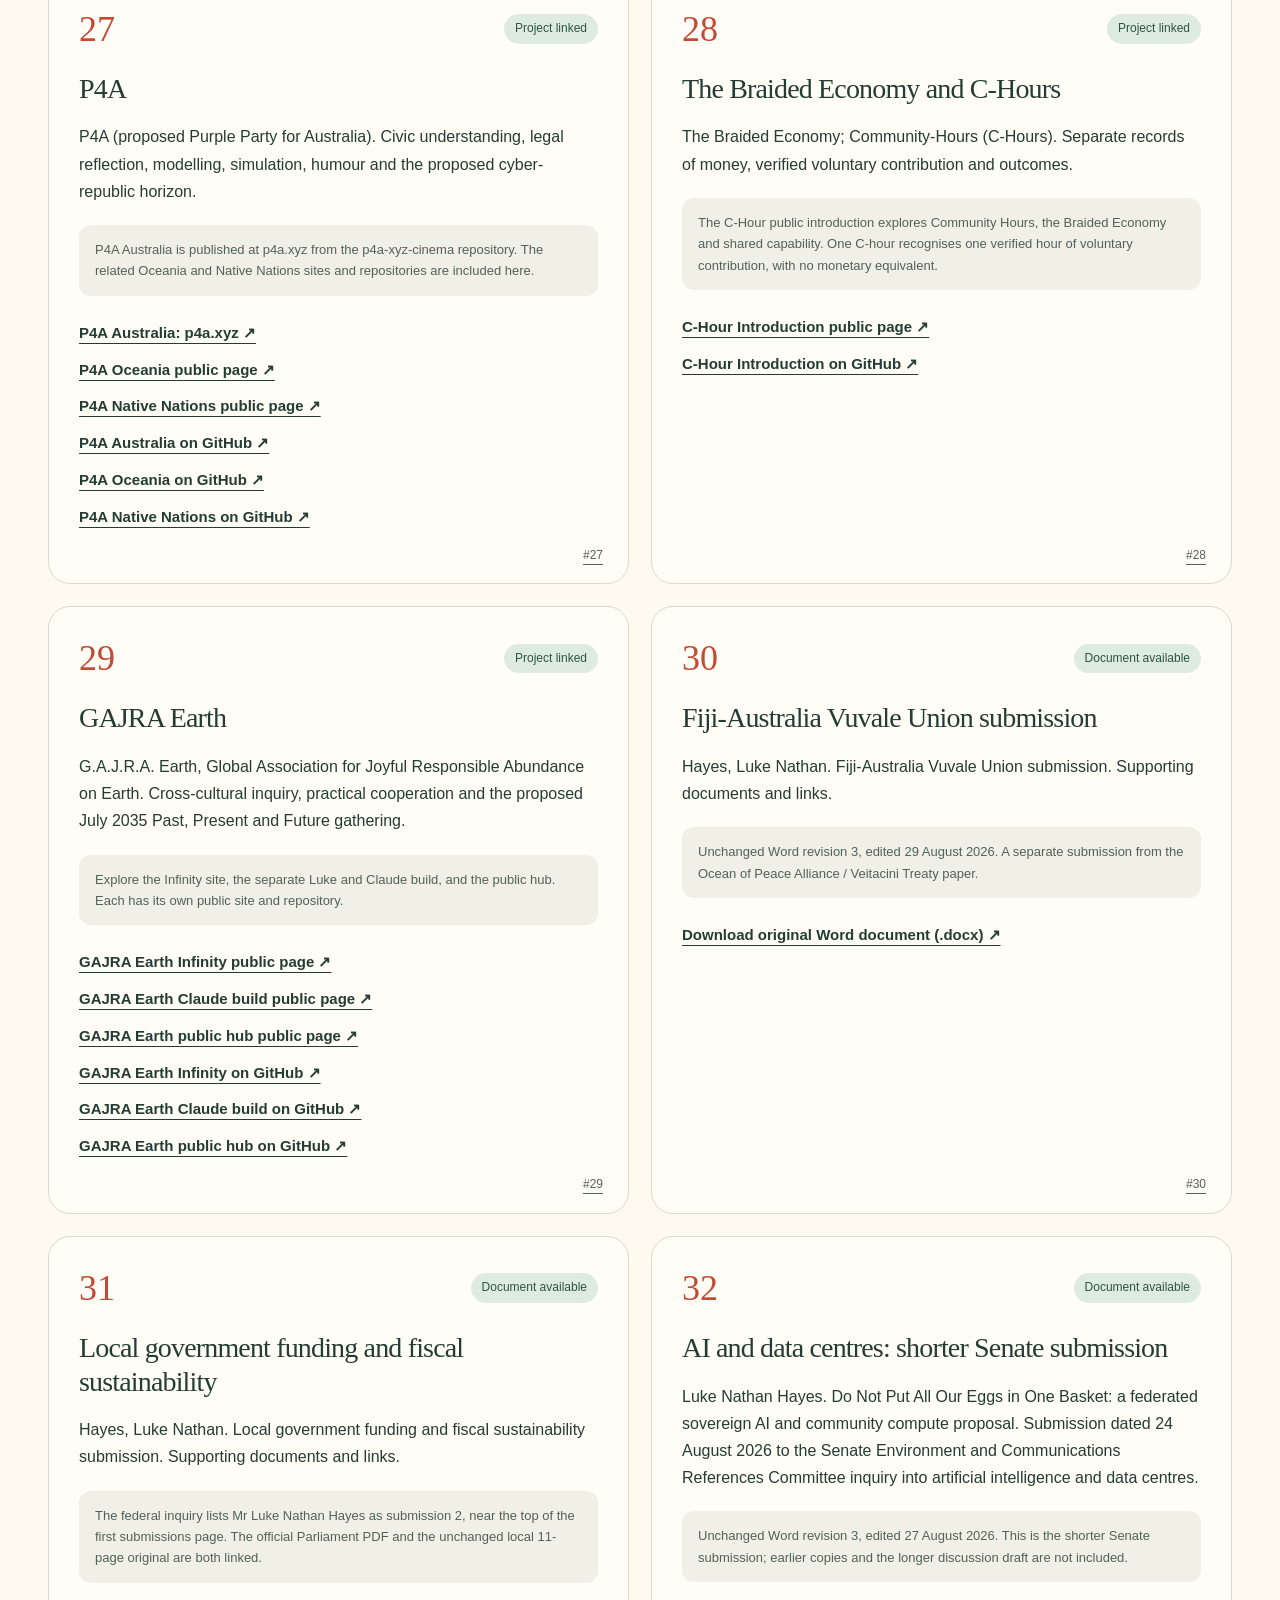
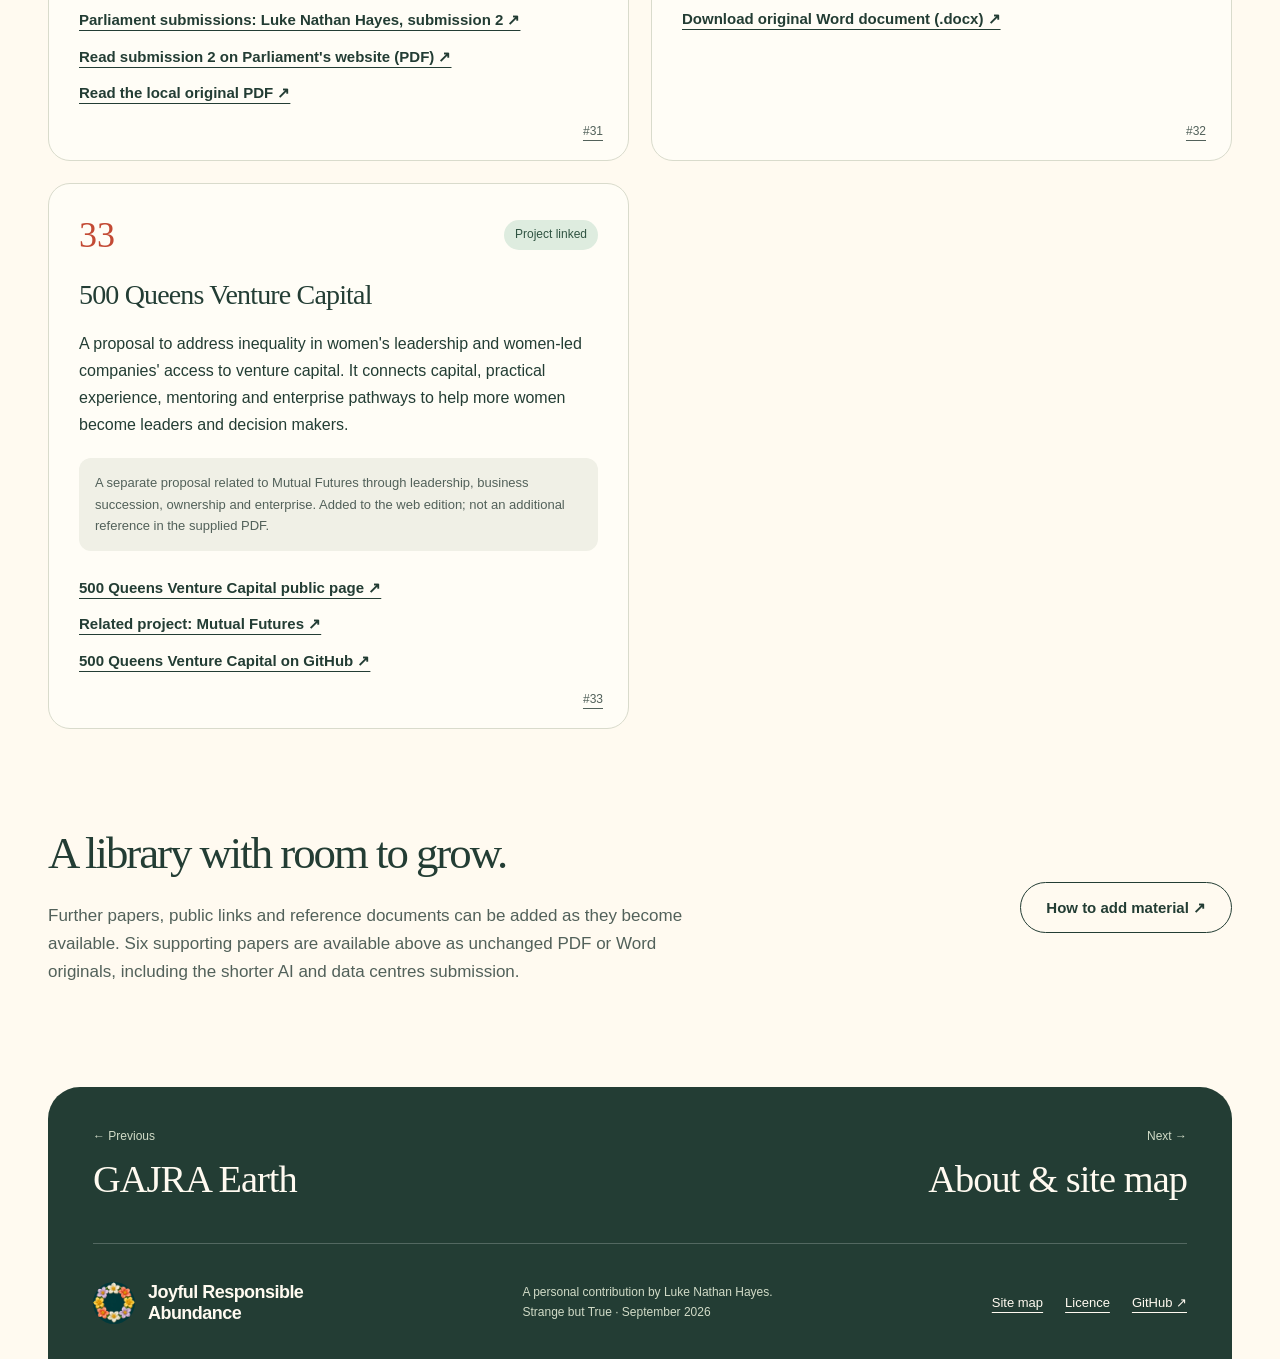
<file: library.html>
<!doctype html>
<html lang="en-AU"><head><meta charset="utf-8"><meta name="viewport" content="width=device-width, initial-scale=1"><meta name="theme-color" content="#fffaf0"><title>Follow the ideas to their sources. | Joyful Responsible Abundance</title><meta name="description" content="The document, 33 reference entries and a growing collection of connected public work."><link rel="canonical" href="https://auraofintelligence.github.io/UNGA81-Luke-Hayes/library.html"><meta property="og:type" content="website"><meta property="og:title" content="Follow the ideas to their sources."><meta property="og:description" content="The document, 33 reference entries and a growing collection of connected public work."><meta property="og:url" content="https://auraofintelligence.github.io/UNGA81-Luke-Hayes/library.html"><meta property="og:image" content="https://auraofintelligence.github.io/UNGA81-Luke-Hayes/assets/images/social.jpg?v=civilisation-20260921b"><meta property="og:image:alt" content="A speculative coastal generation city combines active public spaces with subterranean transport, robotic industry and material recovery."><meta property="og:site_name" content="Joyful Responsible Abundance"><meta property="og:image:type" content="image/jpeg"><meta property="og:image:width" content="1200"><meta property="og:image:height" content="630"><meta name="twitter:card" content="summary_large_image"><meta name="twitter:title" content="Follow the ideas to their sources."><meta name="twitter:description" content="The document, 33 reference entries and a growing collection of connected public work."><meta name="twitter:image" content="https://auraofintelligence.github.io/UNGA81-Luke-Hayes/assets/images/social.jpg?v=civilisation-20260921b"><meta name="twitter:image:alt" content="A speculative coastal generation city combines active public spaces with subterranean transport, robotic industry and material recovery."><link rel="icon" href="favicon.ico" sizes="16x16 32x32 48x48"><link rel="icon" href="assets/favicon-32.png" type="image/png" sizes="32x32"><link rel="apple-touch-icon" href="assets/apple-touch-icon.png"><link rel="manifest" href="site.webmanifest"><link rel="stylesheet" href="assets/site.css"><script src="assets/site.js" defer></script><script type="application/ld+json">{"@context": "https://schema.org", "@type": "WebPage", "name": "Follow the ideas to their sources.", "url": "https://auraofintelligence.github.io/UNGA81-Luke-Hayes/library.html", "description": "The document, 33 reference entries and a growing collection of connected public work.", "inLanguage": "en-AU", "author": {"@type": "Person", "name": "Luke Nathan Hayes"}, "isPartOf": {"@type": "WebSite", "name": "Joyful Responsible Abundance", "url": "https://auraofintelligence.github.io/UNGA81-Luke-Hayes/"}}</script></head><body id="top" class="page-library"><a class="skip-link" href="#main">Skip to content</a><div class="reading-progress" aria-hidden="true"></div><header class="site-header wrap"><a class="brand" href="index.html" aria-label="Joyful Responsible Abundance home"><img class="brand-mark" src="assets/brand-garland.png" width="42" height="42" alt=""><span>Joyful Responsible<br>Abundance</span></a><nav class="desktop-nav" aria-label="Main"><a href="invitation.html" >The invitation</a><a href="library.html" aria-current="page">Reference library</a><a href="about.html" >About</a></nav><details class="site-menu"><summary>Explore <span aria-hidden="true">＋</span></summary><nav aria-label="All pages"><a href="index.html">Overview</a><a href="invitation.html">The invitation</a><a href="capability.html">Shared capability</a><a href="livelihoods.html">Livelihoods &amp; time</a><a href="intelligence.html">Personal &amp; civic intelligence</a><a href="futures.html">GAJRA Earth</a><a href="library.html" aria-current="page">Reference library</a><a href="about.html">About &amp; site map</a></nav></details></header><main id="main"><section class="page-intro wrap"><h1>Follow the ideas to their sources.</h1><p class="lead">The document, 33 reference entries and a growing collection of connected public work.</p></section><figure class="hero-art wrap"><img class="" src="assets/images/library-1536.webp?v=civilisation-20260921b" srcset="assets/images/library-768.webp?v=civilisation-20260921b 768w, assets/images/library-1536.webp?v=civilisation-20260921b 1536w" sizes="(max-width: 760px) 100vw, 92vw" width="1536" height="1024" alt="Researchers compare documents, simulations and engineering evidence in a modern public research library." fetchpriority="high" decoding="async"><figcaption>concept illustration · AI-generated</figcaption></figure><section class="document-feature wrap"><div><h2>The original contribution.</h2><p>A fair go in the age of intelligence<br>An invitation to build Joyful Responsible Abundance</p><p>Luke Nathan Hayes · September 2026 · 8 pages · Updated reference links</p><a class="button" href="documents/UNGA81_Joyful_Responsible_Abundance_Refined.pdf">Read the PDF <span aria-hidden="true">↗</span></a> <a class="text-link" href="documents/UNGA81_Joyful_Responsible_Abundance_Refined.pdf" download>Download a copy ↓</a></div><div class="document-cover" aria-hidden="true"><img class="brand-mark" src="assets/brand-garland.png" width="42" height="42" alt=""><span>A fair go<br>in the age of<br><em>intelligence.</em></span><small>Joyful Responsible Abundance<br>A personal contribution to UNGA81</small></div></section><section class="wrap library-section" id="references"><div class="section-heading"><h2>The reference library.</h2><p>33 reference entries, including all 31 from the updated PDF and additions to this web edition. Source descriptions are preserved; web notes explain matches, related material and gaps.</p></div><p class="library-intro">Institutional links were identified on 21 September 2026. Connected projects link to their public pages and repositories. “Awaiting document” means the named file has not yet been added; “Partly linked” means part of an entry remains to be confirmed.</p><form class="library-tools" role="search" onsubmit="return false"><div class="search-field"><label for="reference-search">Search references</label><input id="reference-search" type="search" placeholder="Try local AI, livelihoods or GAJRA…" autocomplete="off"></div><div><label for="reference-category">Collection</label><select id="reference-category"><option value="all">All collections</option><option>Institutional sources</option><option>Author documents</option><option>Connected projects</option></select></div><div><label for="reference-status">Availability</label><select id="reference-status"><option value="all">All entries</option><option value="linked">With links</option><option value="pending">Awaiting material</option></select></div><button id="clear-filters" type="button" class="button outline">Clear</button></form><p id="result-count" role="status">33 references</p><noscript><p>All references are shown below. Search and filtering require JavaScript.</p></noscript><div class="reference-grid"><article class="reference-card" id="ref-1" data-category="Institutional sources" data-status="Source linked"><div class="ref-top"><span class="ref-number">01</span><span class="status ">Source linked</span></div><h3>UNGA81: restoring trust</h3><p class="source-description" data-source="true">United Nations General Assembly. Eighty-first session theme and President&#x27;s framing: “Restoring Trust, Managing Transformation: A United Nations That Delivers for All.”</p><div class="source-links"><a href="https://www.un.org/pga/81/priorities/" class="text-link">UNGA81 priorities ↗</a></div><a class="permalink" href="#ref-1" aria-label="Permanent link to reference 1">#01</a></article><article class="reference-card" id="ref-2" data-category="Institutional sources" data-status="Source linked"><div class="ref-top"><span class="ref-number">02</span><span class="status ">Source linked</span></div><h3>Insecurity, inequality and trust</h3><p class="source-description" data-source="true">United Nations. Work on the connections between economic insecurity, inequality, declining trust and social fragmentation, cited in the opening discussion.</p><p class="reference-note">Supporting primary source added for the web edition. The original register did not identify an exact publication.</p><div class="source-links"><a href="https://desapublications.un.org/file/21124/download" class="text-link">World Social Report 2025 (PDF) ↗</a></div><a class="permalink" href="#ref-2" aria-label="Permanent link to reference 2">#02</a></article><article class="reference-card" id="ref-3" data-category="Institutional sources" data-status="Source linked"><div class="ref-top"><span class="ref-number">03</span><span class="status ">Source linked</span></div><h3>Suicide and its contributing factors</h3><p class="source-description" data-source="true">World Health Organization. Suicide estimates and discussion of social, psychological, biological and environmental factors; the original cites 727,000 estimated deaths in 2021.</p><div class="source-links"><a href="https://www.who.int/news-room/fact-sheets/detail/suicide" class="text-link">WHO suicide fact sheet ↗</a></div><a class="permalink" href="#ref-3" aria-label="Permanent link to reference 3">#03</a></article><article class="reference-card" id="ref-4" data-category="Institutional sources" data-status="Source linked"><div class="ref-top"><span class="ref-number">04</span><span class="status ">Source linked</span></div><h3>Family choices and the cost of living</h3><p class="source-description" data-source="true">United Nations Population Fund. 2025 survey findings across 14 countries on financial limitations, desired family size and fears about the future.</p><div class="source-links"><a href="https://www.unfpa.org/press/unfpa-report-links-falling-birth-rates-cost-living-sexist-norms-fear-future" class="text-link">UNFPA 2025 findings ↗</a></div><a class="permalink" href="#ref-4" aria-label="Permanent link to reference 4">#04</a></article><article class="reference-card" id="ref-5" data-category="Institutional sources" data-status="Source linked"><div class="ref-top"><span class="ref-number">05</span><span class="status ">Source linked</span></div><h3>Mental health at work</h3><p class="source-description" data-source="true">World Health Organization. Guidance on mental health at work, including excessive workloads, inadequate pay, insecurity, low control, discrimination and poor working conditions.</p><div class="source-links"><a href="https://www.who.int/news-room/fact-sheets/detail/mental-health-at-work" class="text-link">WHO mental health at work ↗</a></div><a class="permalink" href="#ref-5" aria-label="Permanent link to reference 5">#05</a></article><article class="reference-card" id="ref-6" data-category="Institutional sources" data-status="Source linked"><div class="ref-top"><span class="ref-number">06</span><span class="status ">Source linked</span></div><h3>Social-media minimum age</h3><p class="source-description" data-source="true">Australian eSafety Commissioner. Guidance on Australia&#x27;s social-media minimum-age requirements, commencing 10 December 2025, and platform responsibilities.</p><div class="source-links"><a href="https://www.esafety.gov.au/about-us/industry-regulation/social-media-age-restrictions" class="text-link">eSafety requirements ↗</a></div><a class="permalink" href="#ref-6" aria-label="Permanent link to reference 6">#06</a></article><article class="reference-card" id="ref-7" data-category="Institutional sources" data-status="Source linked"><div class="ref-top"><span class="ref-number">07</span><span class="status ">Source linked</span></div><h3>United States AI policy</h3><p class="source-description" data-source="true">White House. January 2025 artificial intelligence policy concerning American global AI dominance.</p><div class="source-links"><a href="https://www.whitehouse.gov/presidential-actions/2025/01/removing-barriers-to-american-leadership-in-artificial-intelligence/" class="text-link">January 2025 executive order ↗</a></div><a class="permalink" href="#ref-7" aria-label="Permanent link to reference 7">#07</a></article><article class="reference-card" id="ref-8" data-category="Institutional sources" data-status="Source linked"><div class="ref-top"><span class="ref-number">08</span><span class="status ">Source linked</span></div><h3>Department of War secondary title</h3><p class="source-description" data-source="true">White House. 2025 executive order authorising “Department of War” as a secondary title for the Department of Defense, while retaining its statutory name unless changed by Congress.</p><div class="source-links"><a href="https://www.whitehouse.gov/fact-sheets/2025/09/fact-sheet-president-donald-j-trump-restores-the-united-states-department-of-war/" class="text-link">White House fact sheet ↗</a></div><a class="permalink" href="#ref-8" aria-label="Permanent link to reference 8">#08</a></article><article class="reference-card" id="ref-9" data-category="Institutional sources" data-status="Source linked"><div class="ref-top"><span class="ref-number">09</span><span class="status ">Source linked</span></div><h3>AUKUS advanced capabilities</h3><p class="source-description" data-source="true">Australian Department of Defence. AUKUS Pillar II advanced-capability priorities, including artificial intelligence, autonomy, quantum, cyber, electronic warfare, hypersonics and undersea systems.</p><div class="source-links"><a href="https://www.defence.gov.au/defence-activities/programs-initiatives/aukus-advanced-capabilities" class="text-link">Defence: AUKUS Pillar II ↗</a></div><a class="permalink" href="#ref-9" aria-label="Permanent link to reference 9">#09</a></article><article class="reference-card" id="ref-10" data-category="Institutional sources" data-status="Source linked"><div class="ref-top"><span class="ref-number">10</span><span class="status ">Source linked</span></div><h3>Ocean of Peace Alliance and Vuvale Union</h3><p class="source-description" data-source="true">Australian Government. July 2026 announcements and treaty material concerning the Ocean of Peace Alliance (Veitacini Treaty) and Fiji-Australia Vuvale Union.</p><div class="source-links"><a href="https://www.dfat.gov.au/countries/fiji/ocean-peace-alliance-veitacini-treaty" class="text-link">DFAT treaty material ↗</a></div><a class="permalink" href="#ref-10" aria-label="Permanent link to reference 10">#10</a></article><article class="reference-card" id="ref-11" data-category="Institutional sources" data-status="Source linked"><div class="ref-top"><span class="ref-number">11</span><span class="status ">Source linked</span></div><h3>Recovering computing heat</h3><p class="source-description" data-source="true">International Energy Agency. Data-centre heat recovery and district-heating examples in Stockholm and Finland; the original cites roughly 70 to 80 per cent recovery using heat pumps.</p><div class="source-links"><a href="https://www.iea.org/commentaries/opportunities-for-district-heating-in-the-changing-energy-landscape" class="text-link">IEA heat recovery discussion ↗</a></div><a class="permalink" href="#ref-11" aria-label="Permanent link to reference 11">#11</a></article><article class="reference-card" id="ref-12" data-category="Institutional sources" data-status="Source linked"><div class="ref-top"><span class="ref-number">12</span><span class="status ">Source linked</span></div><h3>Generative AI and jobs</h3><p class="source-description" data-source="true">International Labour Organization. 2025 assessment of occupational exposure to generative artificial intelligence, including the estimate that one in four workers globally have some exposure and that transformation is more likely than complete replacement for most exposed occupations.</p><div class="source-links"><a href="https://www.ilo.org/publications/generative-ai-and-jobs-2025-update" class="text-link">ILO 2025 assessment ↗</a></div><a class="permalink" href="#ref-12" aria-label="Permanent link to reference 12">#12</a></article><article class="reference-card" id="ref-13" data-category="Institutional sources" data-status="Partly linked"><div class="ref-top"><span class="ref-number">13</span><span class="status ">Partly linked</span></div><h3>The 2016 scenario and the Great Reset</h3><p class="source-description" data-source="true">World Economic Forum. Speculative 2016 future scenario associated with “you&#x27;ll own nothing and you&#x27;ll be happy”; separately, the Great Reset initiative launched during COVID.</p><p class="reference-note">The 2020 initiative is linked. The exact 2016 scenario link remains to be confirmed; they are separate publications.</p><div class="source-links"><a href="https://www.weforum.org/stories/2020/06/now-is-the-time-for-a-great-reset/" class="text-link">WEF: the Great Reset, 2020 ↗</a></div><a class="permalink" href="#ref-13" aria-label="Permanent link to reference 13">#13</a></article><article class="reference-card" id="ref-14" data-category="Institutional sources" data-status="Source linked"><div class="ref-top"><span class="ref-number">14</span><span class="status ">Source linked</span></div><h3>Truthfulness and electoral accountability</h3><p class="source-description" data-source="true">Senedd Cymru Member Accountability and Elections Act 2026. Accountability provisions and requirements concerning false or misleading statements of fact intended to affect electoral outcomes.</p><p class="reference-note">Part 3 requires ministers to make provision about electoral misstatements. Read the Act and commencement details for its legal scope.</p><div class="source-links"><a href="https://www.gov.wales/senedd-cymru-member-accountability-and-elections-act-2026" class="text-link">Welsh Government: the 2026 Act ↗</a></div><a class="permalink" href="#ref-14" aria-label="Permanent link to reference 14">#14</a></article><article class="reference-card" id="ref-15" data-category="Institutional sources" data-status="Source linked"><div class="ref-top"><span class="ref-number">15</span><span class="status ">Source linked</span></div><h3>Biological risk and AI safeguards</h3><p class="source-description" data-source="true">OpenAI. Published discussion of increasingly capable AI lowering barriers to harmful biological work and associated safeguards.</p><p class="reference-note">Supporting primary source added for the web edition. The original register did not identify an exact publication.</p><div class="source-links"><a href="https://openai.com/index/preparing-for-future-ai-capabilities-in-biology/" class="text-link">OpenAI biology safeguards ↗</a></div><a class="permalink" href="#ref-15" aria-label="Permanent link to reference 15">#15</a></article><article class="reference-card" id="ref-16" data-category="Institutional sources" data-status="Source linked"><div class="ref-top"><span class="ref-number">16</span><span class="status ">Source linked</span></div><h3>Heightened AI safeguards</h3><p class="source-description" data-source="true">Anthropic. Published discussion of heightened safeguards concerning chemical, biological, radiological and nuclear risks.</p><p class="reference-note">Supporting primary source added for the web edition. The original register did not identify an exact publication.</p><div class="source-links"><a href="https://www.anthropic.com/news/activating-asl3-protections" class="text-link">Anthropic ASL-3 protections ↗</a></div><a class="permalink" href="#ref-16" aria-label="Permanent link to reference 16">#16</a></article><article class="reference-card" id="ref-17" data-category="Author documents" data-status="Document available"><div class="ref-top"><span class="ref-number">17</span><span class="status ">Document available</span></div><h3>AUKUS Public Inquiry submission</h3><p class="source-description" data-source="true">Hayes, Luke Nathan. AUKUS Public Inquiry submission, 2026 (Word document).</p><p class="reference-note">Unchanged AUKUS submission dated 24 August 2026. Duplicate archive copy omitted. The similarly titled Senate AI paper is a different submission.</p><div class="source-links"><a href="documents/AUKUS_Public_Inquiry_Submission_Luke_Nathan_Hayes_2026.docx" class="text-link">Download original Word document (.docx) ↗</a></div><a class="permalink" href="#ref-17" aria-label="Permanent link to reference 17">#17</a></article><article class="reference-card" id="ref-18" data-category="Author documents" data-status="Document available"><div class="ref-top"><span class="ref-number">18</span><span class="status ">Document available</span></div><h3>Veitacini Treaty submission</h3><p class="source-description" data-source="true">Hayes, Luke Nathan. Ocean of Peace Alliance / Veitacini Treaty submission, 2026 (Word document).</p><p class="reference-note">Unchanged Word revision 2, last edited 28 August 2026. Matching local copies were byte-identical.</p><div class="source-links"><a href="documents/Ocean_of_Peace_Alliance_Veitacini_Treaty_Submission_Luke_Nathan_Hayes_2026.docx" class="text-link">Download original Word document (.docx) ↗</a></div><a class="permalink" href="#ref-18" aria-label="Permanent link to reference 18">#18</a></article><article class="reference-card" id="ref-19" data-category="Author documents" data-status="Document available"><div class="ref-top"><span class="ref-number">19</span><span class="status ">Document available</span></div><h3>BE LAU Protopian Gambit</h3><p class="source-description" data-source="true">Hayes, Luke Nathan. BE LAU Protopian Gambit Pacific discussion paper, 2026 (Word document).</p><p class="reference-note">Unchanged Word revision 3, last edited 27 August 2026. This includes author edits absent from the earlier Markdown copy.</p><div class="source-links"><a href="documents/BE_LAU_Protopian_Gambit_Pacific_Discussion_Paper_2026.docx" class="text-link">Download original Word document (.docx) ↗</a></div><a class="permalink" href="#ref-19" aria-label="Permanent link to reference 19">#19</a></article><article class="reference-card" id="ref-20" data-category="Connected projects" data-status="Project linked"><div class="ref-top"><span class="ref-number">20</span><span class="status ">Project linked</span></div><h3>Strange but True: Tech, art and ideas that&#x27;ll help</h3><p class="source-description" data-source="true">Strange but True: Tech, art and ideas that&#x27;ll help. Author&#x27;s umbrella for technology, art and public-interest projects.</p><p class="reference-note">Public project pages and repositories. Proposals and prototypes retain their stated development status.</p><div class="source-links"><a href="https://auraofintelligence.github.io/strange-but-true/" class="text-link">Strange but True: Tech, art and ideas that&#x27;ll help ↗</a><a href="https://github.com/auraofintelligence/strange-but-true" class="text-link">Strange but True on GitHub ↗</a></div><a class="permalink" href="#ref-20" aria-label="Permanent link to reference 20">#20</a></article><article class="reference-card" id="ref-21" data-category="Connected projects" data-status="Project linked"><div class="ref-top"><span class="ref-number">21</span><span class="status ">Project linked</span></div><h3>Mutual Futures</h3><p class="source-description" data-source="true">Mutual Futures. Voluntary business succession, member ownership, technological upgrading and connected livelihood experiments.</p><p class="reference-note">Explore Mutual Futures for shared ownership and business succession. The separate 500 Queens Venture Capital proposal at reference 33 connects through women&#x27;s leadership, enterprise and access to capital.</p><div class="source-links"><a href="https://auraofintelligence.github.io/mutual-futures/" class="text-link">Mutual Futures public page ↗</a><a href="library.html#ref-33" class="text-link">Related proposal: 500 Queens Venture Capital ↗</a><a href="https://github.com/auraofintelligence/mutual-futures" class="text-link">mutual futures on GitHub ↗</a></div><a class="permalink" href="#ref-21" aria-label="Permanent link to reference 21">#21</a></article><article class="reference-card" id="ref-22" data-category="Connected projects" data-status="Partly linked"><div class="ref-top"><span class="ref-number">22</span><span class="status ">Partly linked</span></div><h3>Try Everything Once! Ready SET Co-op</h3><p class="source-description" data-source="true">Try Everything Once; ready SET Co-op (ready sustainable employment and training cooperative). Supported work exploration, learning, workplaces and mentors.</p><p class="reference-note">The newer Cultural Intelligence Node explores the missing middle of community-scale compute: shared local capability, cultural collaboration, employment and training on Minjerribah. The trust hub is also linked. A separate Try Everything Once resource remains to be added.</p><div class="source-links"><a href="https://auraofintelligence.github.io/ready-set-co-op-cultural-intelligence-node/index.html" class="text-link">ready SET Co-op Cultural Intelligence Node ↗</a><a href="https://auraofintelligence.github.io/ready-set-co-op-trust-hub/" class="text-link">ready SET Co-op trust hub ↗</a><a href="https://github.com/auraofintelligence/ready-set-co-op-cultural-intelligence-node" class="text-link">ready SET Co-op Cultural Intelligence Node on GitHub ↗</a><a href="https://github.com/auraofintelligence/ready-set-co-op-trust-hub" class="text-link">ready SET Co-op trust hub on GitHub ↗</a></div><a class="permalink" href="#ref-22" aria-label="Permanent link to reference 22">#22</a></article><article class="reference-card" id="ref-23" data-category="Connected projects" data-status="Partly linked"><div class="ref-top"><span class="ref-number">23</span><span class="status ">Partly linked</span></div><h3>Time, intelligence and adequate income</h3><p class="source-description" data-source="true">Intermittent Retirement; Universal Intelligence; Universal Adequate Income. Proposals concerning time, access to intelligence and adequate livelihoods.</p><p class="reference-note">These proposals are included in the livelihoods chapter. A separate reference document or URL remains to be added.</p><div class="source-links"><a href="livelihoods.html" class="text-link">Read the Livelihoods &amp; time chapter ↗</a></div><a class="permalink" href="#ref-23" aria-label="Permanent link to reference 23">#23</a></article><article class="reference-card" id="ref-24" data-category="Connected projects" data-status="Project linked"><div class="ref-top"><span class="ref-number">24</span><span class="status ">Project linked</span></div><h3>De-Slop and Aura Geode</h3><p class="source-description" data-source="true">De-Slop; Aura Geode; Oceania Healthy De-Slop Co-ops. Author&#x27;s beliefs and proposed research into individually tailored food, fasting, movement, sleep, heat, cold, light, sound and hyperbaric approaches; affordable and free everyday access; shared facilities, personal data stewardship and local computing.</p><p class="reference-note">Public project pages and repositories. Proposals and prototypes retain their stated development status.</p><div class="source-links"><a href="https://auraofintelligence.github.io/aura-geode/" class="text-link">Aura Geode public page ↗</a><a href="https://auraofintelligence.github.io/Oceania-healthy-de-slop-co-ops/" class="text-link">Oceania Healthy De-Slop Co-ops public page ↗</a><a href="https://github.com/auraofintelligence/aura-geode" class="text-link">aura geode on GitHub ↗</a><a href="https://github.com/auraofintelligence/Oceania-healthy-de-slop-co-ops" class="text-link">Oceania healthy de slop co ops on GitHub ↗</a></div><a class="permalink" href="#ref-24" aria-label="Permanent link to reference 24">#24</a></article><article class="reference-card" id="ref-25" data-category="Connected projects" data-status="Project linked"><div class="ref-top"><span class="ref-number">25</span><span class="status ">Project linked</span></div><h3>Australian law and legal tools</h3><p class="source-description" data-source="true">Australian Law 2012: Luke&#x27;s Relevance; Australian Legal Engine. Legal reflection and tools for organising and retrieving Australian law with source references.</p><p class="reference-note">The Law 2012 public page and both repositories are linked. No working GitHub Pages address is confirmed for Australian Legal Engine.</p><div class="source-links"><a href="https://auraofintelligence.github.io/australian-law-2012-lukes-relevance/" class="text-link">Australian Law 2012: Luke&#x27;s Relevance public page ↗</a><a href="https://github.com/auraofintelligence/australian-law-2012-lukes-relevance" class="text-link">australian law 2012 lukes relevance on GitHub ↗</a><a href="https://github.com/auraofintelligence/australian-legal-engine" class="text-link">australian legal engine on GitHub ↗</a></div><a class="permalink" href="#ref-25" aria-label="Permanent link to reference 25">#25</a></article><article class="reference-card" id="ref-26" data-category="Connected projects" data-status="Project linked"><div class="ref-top"><span class="ref-number">26</span><span class="status ">Project linked</span></div><h3>Aura of Intelligence and Aura Genesis</h3><p class="source-description" data-source="true">Aura of Intelligence; Aura Genesis. Personal digital twins, self-sovereignty and voluntary reflection supporting human self-alignment and AI alignment.</p><p class="reference-note">The overview introduces Aura of Intelligence, and Aura Matrix Studio is the app in progress. The 82 Claytons Road, Amity proposal is a planned local implementation of Aura Genesis. The P4A Aura Genesis page explores its civic, research and storytelling directions.</p><div class="source-links"><a href="https://auraofintelligence.github.io/" class="text-link">Aura of Intelligence overview ↗</a><a href="https://auraofintelligence.github.io/aura-matrix-studio/" class="text-link">Aura of Intelligence app in progress ↗</a><a href="https://auraofintelligence.github.io/Anglican-Diocese-82-Claytons-Amity/" class="text-link">Aura Genesis: planned local implementation at Amity ↗</a><a href="https://p4a.xyz/pages/aura-genesis.html" class="text-link">Aura Genesis on P4A ↗</a><a href="https://github.com/auraofintelligence/auraofintelligence.github.io" class="text-link">Aura of Intelligence overview on GitHub ↗</a><a href="https://github.com/auraofintelligence/aura-matrix-studio" class="text-link">Aura of Intelligence app on GitHub ↗</a><a href="https://github.com/auraofintelligence/Anglican-Diocese-82-Claytons-Amity" class="text-link">Amity implementation proposal on GitHub ↗</a><a href="https://github.com/auraofintelligence/p4a-xyz-cinema/blob/main/pages/aura-genesis.html" class="text-link">P4A Aura Genesis source on GitHub ↗</a></div><a class="permalink" href="#ref-26" aria-label="Permanent link to reference 26">#26</a></article><article class="reference-card" id="ref-27" data-category="Connected projects" data-status="Project linked"><div class="ref-top"><span class="ref-number">27</span><span class="status ">Project linked</span></div><h3>P4A</h3><p class="source-description" data-source="true">P4A (proposed Purple Party for Australia). Civic understanding, legal reflection, modelling, simulation, humour and the proposed cyber-republic horizon.</p><p class="reference-note">P4A Australia is published at p4a.xyz from the p4a-xyz-cinema repository. The related Oceania and Native Nations sites and repositories are included here.</p><div class="source-links"><a href="https://p4a.xyz/" class="text-link">P4A Australia: p4a.xyz ↗</a><a href="https://auraofintelligence.github.io/p4a-oceania-cinema/" class="text-link">P4A Oceania public page ↗</a><a href="https://auraofintelligence.github.io/p4a-native-nations-cinema/" class="text-link">P4A Native Nations public page ↗</a><a href="https://github.com/auraofintelligence/p4a-xyz-cinema" class="text-link">P4A Australia on GitHub ↗</a><a href="https://github.com/auraofintelligence/p4a-oceania-cinema" class="text-link">P4A Oceania on GitHub ↗</a><a href="https://github.com/auraofintelligence/p4a-native-nations-cinema" class="text-link">P4A Native Nations on GitHub ↗</a></div><a class="permalink" href="#ref-27" aria-label="Permanent link to reference 27">#27</a></article><article class="reference-card" id="ref-28" data-category="Connected projects" data-status="Project linked"><div class="ref-top"><span class="ref-number">28</span><span class="status ">Project linked</span></div><h3>The Braided Economy and C-Hours</h3><p class="source-description" data-source="true">The Braided Economy; Community-Hours (C-Hours). Separate records of money, verified voluntary contribution and outcomes.</p><p class="reference-note">The C-Hour public introduction explores Community Hours, the Braided Economy and shared capability. One C-hour recognises one verified hour of voluntary contribution, with no monetary equivalent.</p><div class="source-links"><a href="https://auraofintelligence.github.io/C-Hour-introduction/" class="text-link">C-Hour Introduction public page ↗</a><a href="https://github.com/auraofintelligence/C-Hour-introduction" class="text-link">C-Hour Introduction on GitHub ↗</a></div><a class="permalink" href="#ref-28" aria-label="Permanent link to reference 28">#28</a></article><article class="reference-card" id="ref-29" data-category="Connected projects" data-status="Project linked"><div class="ref-top"><span class="ref-number">29</span><span class="status ">Project linked</span></div><h3>GAJRA Earth</h3><p class="source-description" data-source="true">G.A.J.R.A. Earth, Global Association for Joyful Responsible Abundance on Earth. Cross-cultural inquiry, practical cooperation and the proposed July 2035 Past, Present and Future gathering.</p><p class="reference-note">Explore the Infinity site, the separate Luke and Claude build, and the public hub. Each has its own public site and repository.</p><div class="source-links"><a href="https://auraofintelligence.github.io/GAJRA-earth-infinity/" class="text-link">GAJRA Earth Infinity public page ↗</a><a href="https://auraofintelligence.github.io/gajra-earth-claude-build/" class="text-link">GAJRA Earth Claude build public page ↗</a><a href="https://auraofintelligence.github.io/gajra-earth-public-hub/" class="text-link">GAJRA Earth public hub public page ↗</a><a href="https://github.com/auraofintelligence/GAJRA-earth-infinity" class="text-link">GAJRA Earth Infinity on GitHub ↗</a><a href="https://github.com/auraofintelligence/gajra-earth-claude-build" class="text-link">GAJRA Earth Claude build on GitHub ↗</a><a href="https://github.com/auraofintelligence/gajra-earth-public-hub" class="text-link">GAJRA Earth public hub on GitHub ↗</a></div><a class="permalink" href="#ref-29" aria-label="Permanent link to reference 29">#29</a></article><article class="reference-card" id="ref-30" data-category="Author documents" data-status="Document available"><div class="ref-top"><span class="ref-number">30</span><span class="status ">Document available</span></div><h3>Fiji-Australia Vuvale Union submission</h3><p class="source-description" data-source="true">Hayes, Luke Nathan. Fiji-Australia Vuvale Union submission. Supporting documents and links.</p><p class="reference-note">Unchanged Word revision 3, edited 29 August 2026. A separate submission from the Ocean of Peace Alliance / Veitacini Treaty paper.</p><div class="source-links"><a href="documents/fiji-australia-vuvale-union-submission.docx" class="text-link">Download original Word document (.docx) ↗</a></div><a class="permalink" href="#ref-30" aria-label="Permanent link to reference 30">#30</a></article><article class="reference-card" id="ref-31" data-category="Author documents" data-status="Document available"><div class="ref-top"><span class="ref-number">31</span><span class="status ">Document available</span></div><h3>Local government funding and fiscal sustainability</h3><p class="source-description" data-source="true">Hayes, Luke Nathan. Local government funding and fiscal sustainability submission. Supporting documents and links.</p><p class="reference-note">The federal inquiry lists Mr Luke Nathan Hayes as submission 2, near the top of the first submissions page. The official Parliament PDF and the unchanged local 11-page original are both linked.</p><div class="source-links"><a href="https://www.aph.gov.au/Parliamentary_Business/Committees/House/Regional_Development_Infrastructure_and_Transport/LocalGovernmentFunding/Submissions" class="text-link">Parliament submissions: Luke Nathan Hayes, submission 2 ↗</a><a href="https://www.aph.gov.au/DocumentStore.ashx?id=b0bb44ad-3515-4c22-bdb7-d5db605f6e0a&amp;subId=780115" class="text-link">Read submission 2 on Parliament&#x27;s website (PDF) ↗</a><a href="documents/local-government-funding-submission.pdf" class="text-link">Read the local original PDF ↗</a></div><a class="permalink" href="#ref-31" aria-label="Permanent link to reference 31">#31</a></article><article class="reference-card" id="ref-32" data-category="Author documents" data-status="Document available"><div class="ref-top"><span class="ref-number">32</span><span class="status ">Document available</span></div><h3>AI and data centres: shorter Senate submission</h3><p class="source-description" data-source="true">Luke Nathan Hayes. Do Not Put All Our Eggs in One Basket: a federated sovereign AI and community compute proposal. Submission dated 24 August 2026 to the Senate Environment and Communications References Committee inquiry into artificial intelligence and data centres.</p><p class="reference-note">Unchanged Word revision 3, edited 27 August 2026. This is the shorter Senate submission; earlier copies and the longer discussion draft are not included.</p><div class="source-links"><a href="documents/senate-ai-and-data-centres-submission.docx" class="text-link">Download original Word document (.docx) ↗</a></div><a class="permalink" href="#ref-32" aria-label="Permanent link to reference 32">#32</a></article><article class="reference-card" id="ref-33" data-category="Connected projects" data-status="Project linked"><div class="ref-top"><span class="ref-number">33</span><span class="status ">Project linked</span></div><h3>500 Queens Venture Capital</h3><p class="source-description" data-source="true">A proposal to address inequality in women&#x27;s leadership and women-led companies&#x27; access to venture capital. It connects capital, practical experience, mentoring and enterprise pathways to help more women become leaders and decision makers.</p><p class="reference-note">A separate proposal related to Mutual Futures through leadership, business succession, ownership and enterprise. Added to the web edition; not an additional reference in the supplied PDF.</p><div class="source-links"><a href="https://auraofintelligence.github.io/500-Queens-VC-2026/" class="text-link">500 Queens Venture Capital public page ↗</a><a href="library.html#ref-21" class="text-link">Related project: Mutual Futures ↗</a><a href="https://github.com/auraofintelligence/500-Queens-VC-2026" class="text-link">500 Queens Venture Capital on GitHub ↗</a></div><a class="permalink" href="#ref-33" aria-label="Permanent link to reference 33">#33</a></article></div><div id="empty-results" class="empty-state" hidden><h3>No matching references.</h3><p>Try another word or clear the filters to see the whole collection.</p></div></section><section class="source-strip wrap"><div><h2>A library with room to grow.</h2><p>Further papers, public links and reference documents can be added as they become available. Six supporting papers are available above as unchanged PDF or Word originals, including the shorter AI and data centres submission.</p></div><a class="button outline" href="https://github.com/auraofintelligence/UNGA81-Luke-Hayes#adding-a-reference-document">How to add material ↗</a></section></main><footer class="wrap footer"><nav class="page-turns" aria-label="Previous and next pages"><a href="futures.html"><small>← Previous</small><span>GAJRA Earth</span></a><a href="about.html"><small>Next →</small><span>About &amp; site map</span></a></nav><div class="footer-base"><a class="brand" href="index.html"><img class="brand-mark" src="assets/brand-garland.png" width="42" height="42" alt=""><span>Joyful Responsible<br>Abundance</span></a><p>A personal contribution by Luke Nathan Hayes.<br>Strange but True · September 2026</p><nav aria-label="Footer"><a href="about.html#site-map">Site map</a><a href="about.html#licence">Licence</a><a href="https://github.com/auraofintelligence/UNGA81-Luke-Hayes">GitHub ↗</a></nav></div></footer><a href="#top" class="back-top" aria-label="Back to top"><span aria-hidden="true">↑</span><span class="top-label">Top</span></a></body></html>
</file>
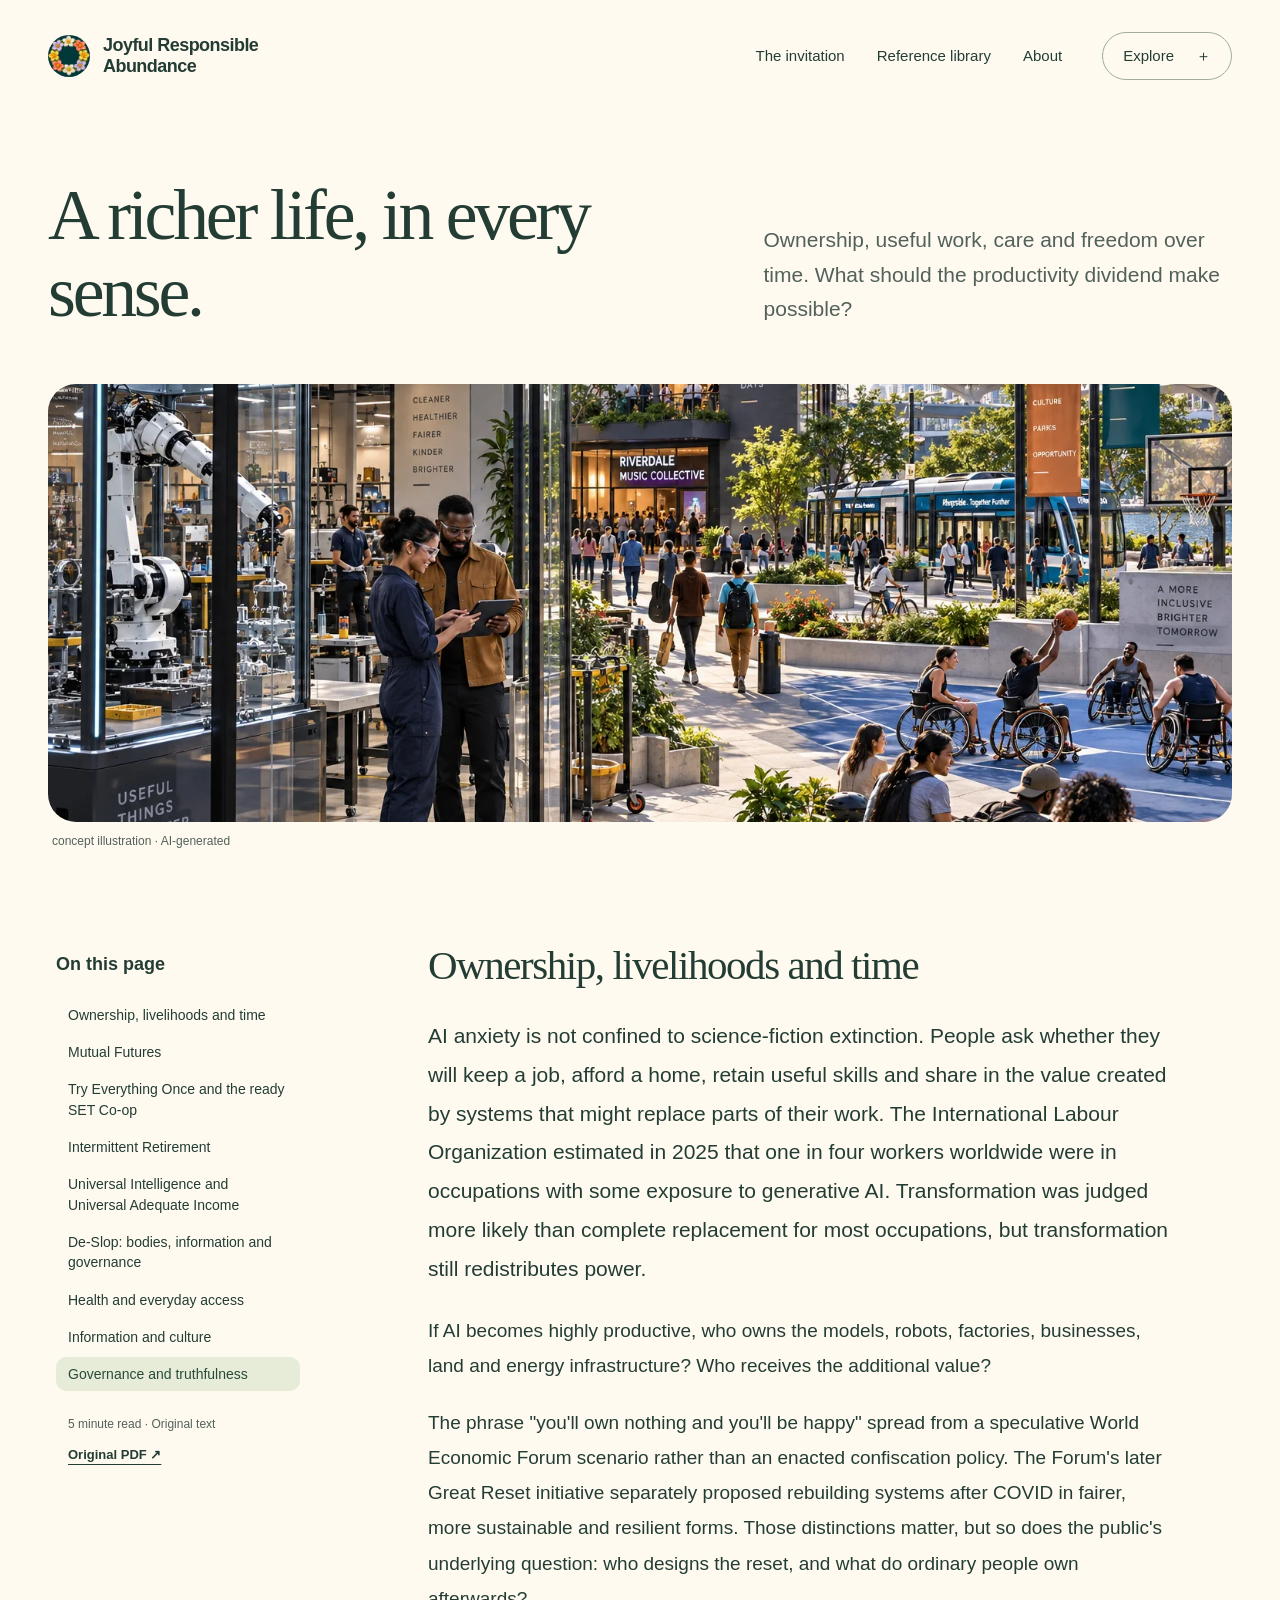
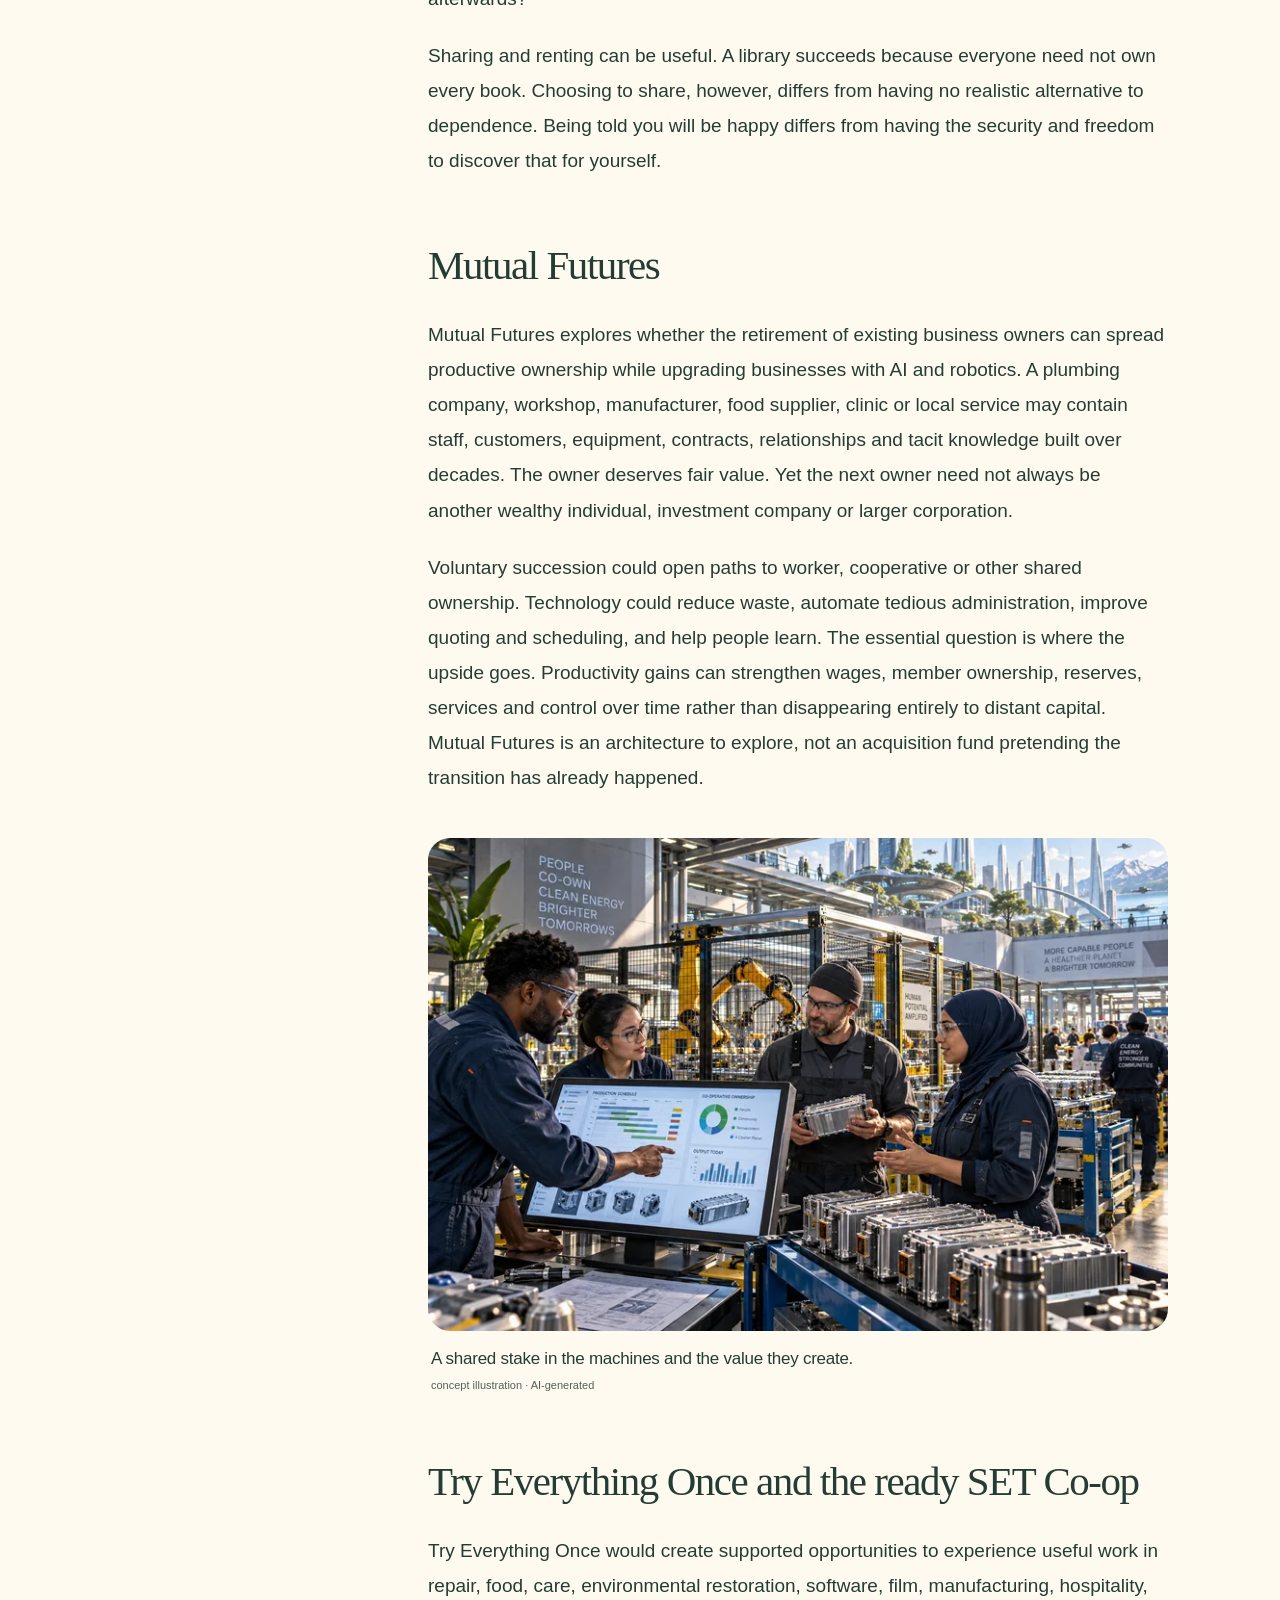
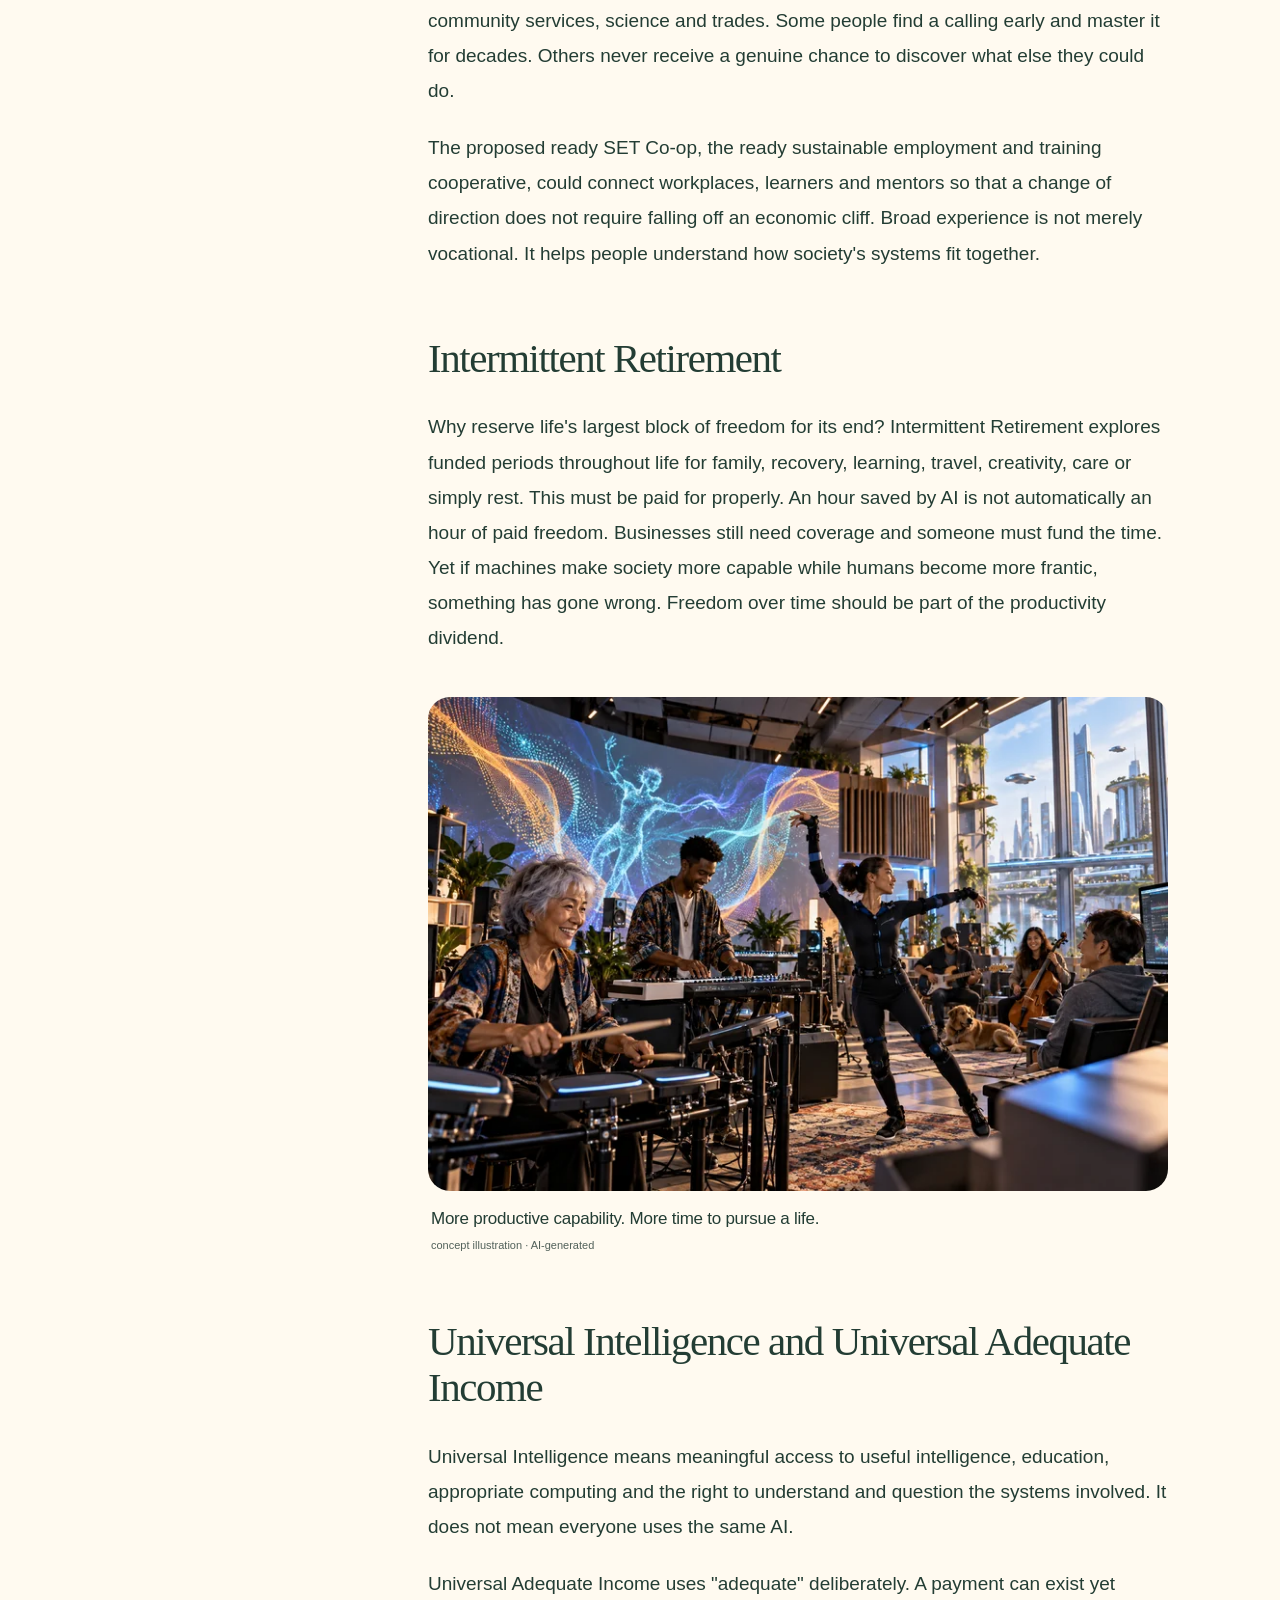
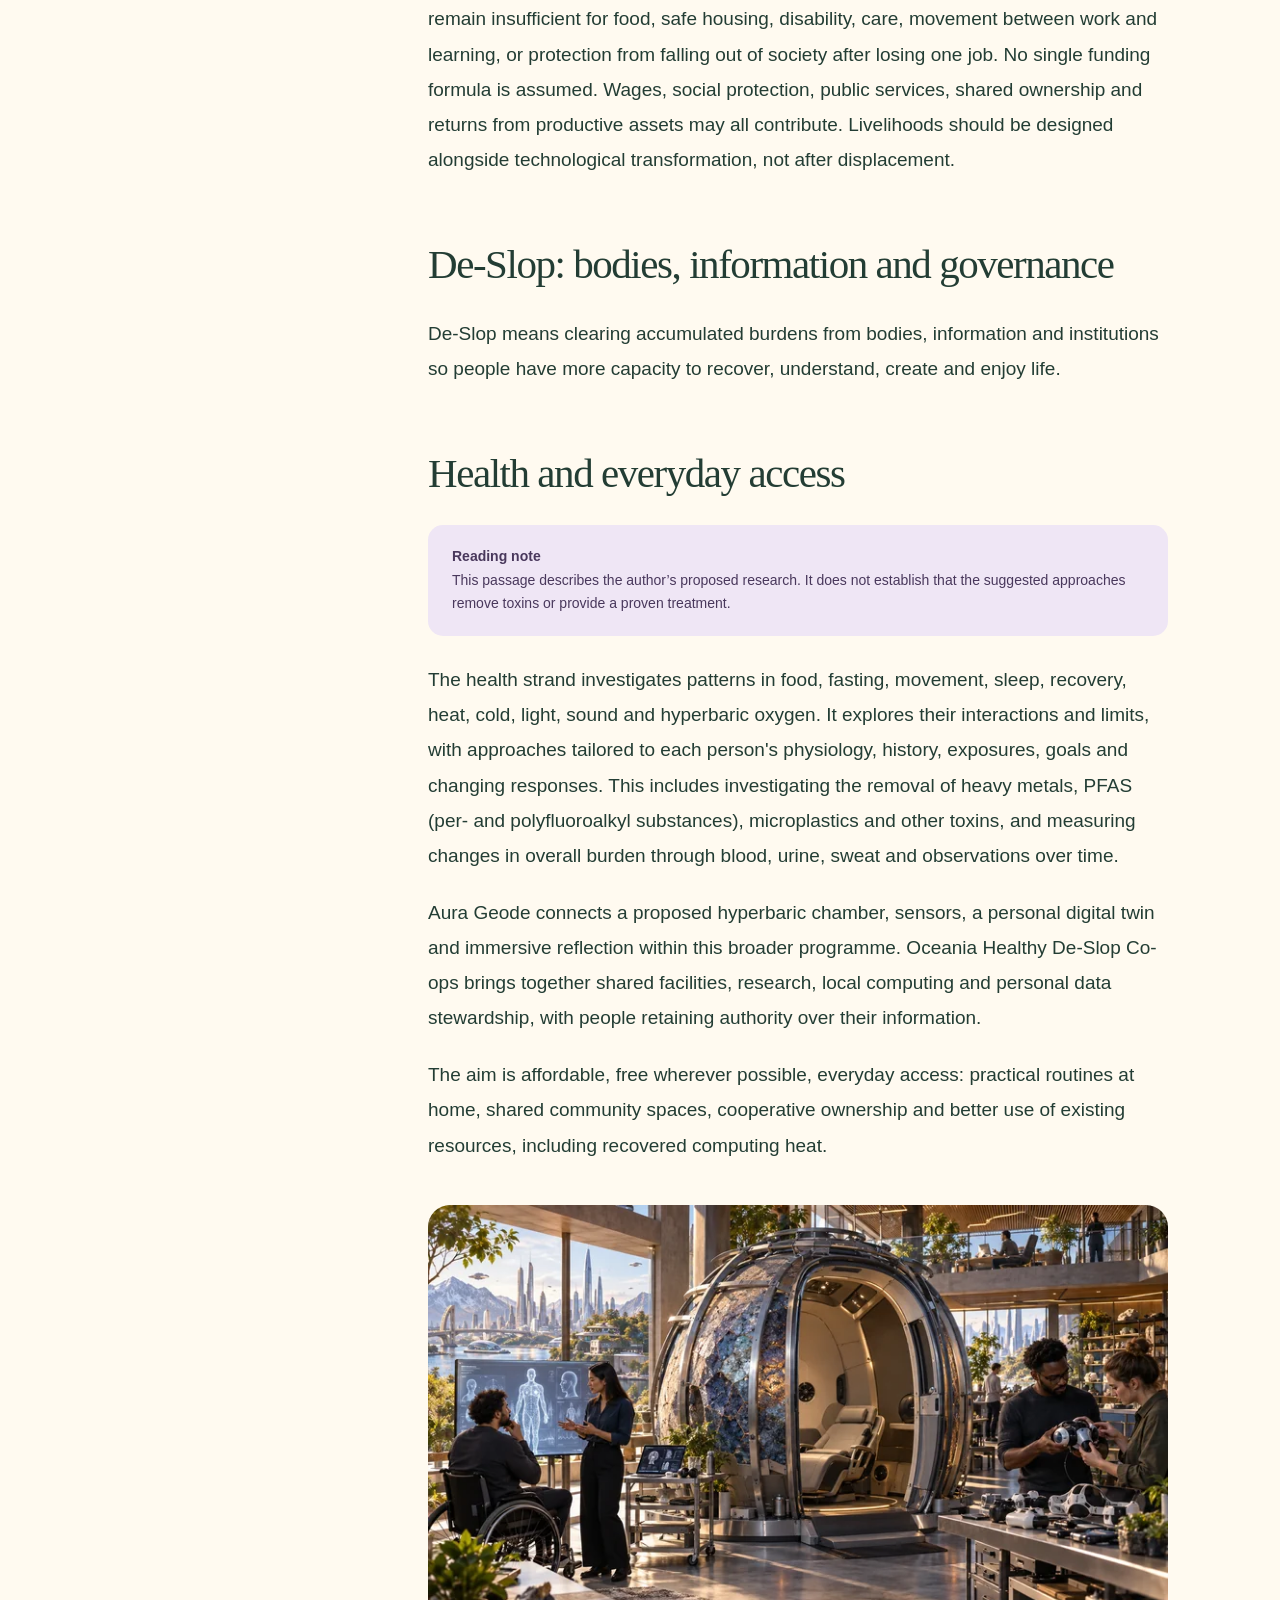
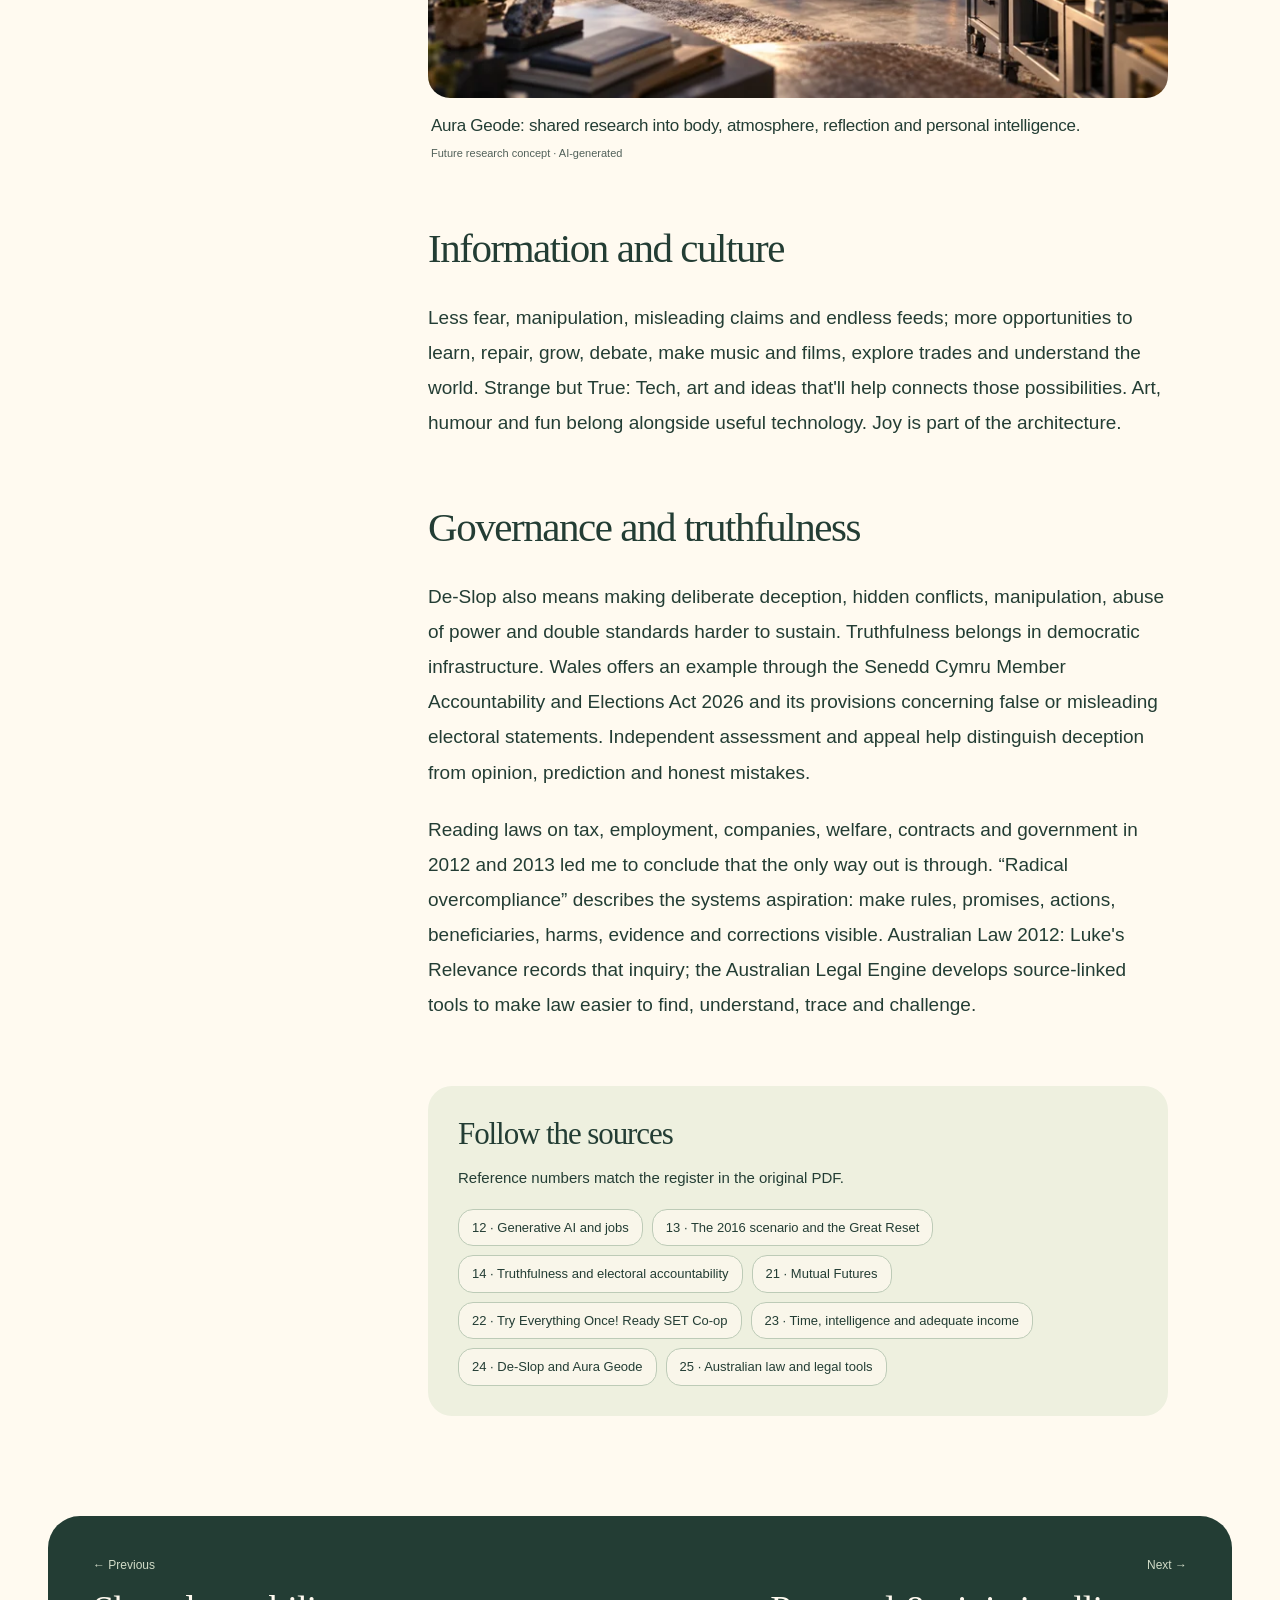
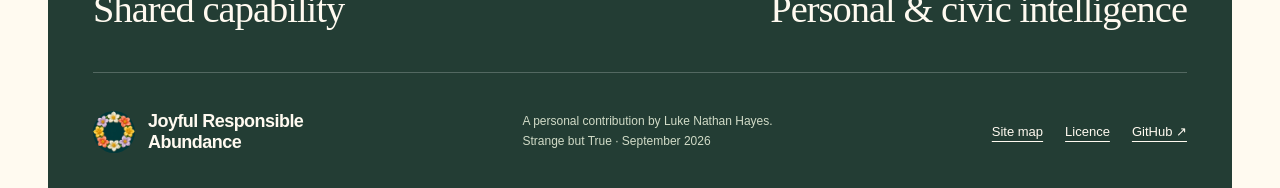
<file: livelihoods.html>
<!doctype html>
<html lang="en-AU"><head><meta charset="utf-8"><meta name="viewport" content="width=device-width, initial-scale=1"><meta name="theme-color" content="#fffaf0"><title>A richer life, in every sense. | Joyful Responsible Abundance</title><meta name="description" content="Ownership, useful work, care and freedom over time. What should the productivity dividend make possible?"><link rel="canonical" href="https://auraofintelligence.github.io/UNGA81-Luke-Hayes/livelihoods.html"><meta property="og:type" content="website"><meta property="og:title" content="A richer life, in every sense."><meta property="og:description" content="Ownership, useful work, care and freedom over time. What should the productivity dividend make possible?"><meta property="og:url" content="https://auraofintelligence.github.io/UNGA81-Luke-Hayes/livelihoods.html"><meta property="og:image" content="https://auraofintelligence.github.io/UNGA81-Luke-Hayes/assets/images/social.jpg?v=civilisation-20260921b"><meta property="og:image:alt" content="A speculative coastal generation city combines active public spaces with subterranean transport, robotic industry and material recovery."><meta property="og:site_name" content="Joyful Responsible Abundance"><meta property="og:image:type" content="image/jpeg"><meta property="og:image:width" content="1200"><meta property="og:image:height" content="630"><meta name="twitter:card" content="summary_large_image"><meta name="twitter:title" content="A richer life, in every sense."><meta name="twitter:description" content="Ownership, useful work, care and freedom over time. What should the productivity dividend make possible?"><meta name="twitter:image" content="https://auraofintelligence.github.io/UNGA81-Luke-Hayes/assets/images/social.jpg?v=civilisation-20260921b"><meta name="twitter:image:alt" content="A speculative coastal generation city combines active public spaces with subterranean transport, robotic industry and material recovery."><link rel="icon" href="favicon.ico" sizes="16x16 32x32 48x48"><link rel="icon" href="assets/favicon-32.png" type="image/png" sizes="32x32"><link rel="apple-touch-icon" href="assets/apple-touch-icon.png"><link rel="manifest" href="site.webmanifest"><link rel="stylesheet" href="assets/site.css"><script src="assets/site.js" defer></script><script type="application/ld+json">{"@context": "https://schema.org", "@type": "WebPage", "name": "A richer life, in every sense.", "url": "https://auraofintelligence.github.io/UNGA81-Luke-Hayes/livelihoods.html", "description": "Ownership, useful work, care and freedom over time. What should the productivity dividend make possible?", "inLanguage": "en-AU", "author": {"@type": "Person", "name": "Luke Nathan Hayes"}, "isPartOf": {"@type": "WebSite", "name": "Joyful Responsible Abundance", "url": "https://auraofintelligence.github.io/UNGA81-Luke-Hayes/"}}</script></head><body id="top" class="page-livelihoods"><a class="skip-link" href="#main">Skip to content</a><div class="reading-progress" aria-hidden="true"></div><header class="site-header wrap"><a class="brand" href="index.html" aria-label="Joyful Responsible Abundance home"><img class="brand-mark" src="assets/brand-garland.png" width="42" height="42" alt=""><span>Joyful Responsible<br>Abundance</span></a><nav class="desktop-nav" aria-label="Main"><a href="invitation.html" >The invitation</a><a href="library.html" >Reference library</a><a href="about.html" >About</a></nav><details class="site-menu"><summary>Explore <span aria-hidden="true">＋</span></summary><nav aria-label="All pages"><a href="index.html">Overview</a><a href="invitation.html">The invitation</a><a href="capability.html">Shared capability</a><a href="livelihoods.html" aria-current="page">Livelihoods &amp; time</a><a href="intelligence.html">Personal &amp; civic intelligence</a><a href="futures.html">GAJRA Earth</a><a href="library.html">Reference library</a><a href="about.html">About &amp; site map</a></nav></details></header><main id="main"><section class="page-intro wrap"><h1>A richer life, in every sense.</h1><p class="lead">Ownership, useful work, care and freedom over time. What should the productivity dividend make possible?</p></section><figure class="hero-art wrap"><img class="" src="assets/images/livelihoods-1536.webp?v=civilisation-20260921b" srcset="assets/images/livelihoods-768.webp?v=civilisation-20260921b 768w, assets/images/livelihoods-1536.webp?v=civilisation-20260921b 1536w" sizes="(max-width: 760px) 100vw, 92vw" width="1536" height="1024" alt="A contemporary urban district combines robotic production with creative work, sport and shared public space." fetchpriority="high" decoding="async"><figcaption>concept illustration · AI-generated</figcaption></figure><div class="reading-layout wrap"><aside class="contents"><details open><summary>On this page</summary><nav aria-label="On this page"><a href="#ownership-livelihoods-and-time">Ownership, livelihoods and time</a><a href="#mutual-futures">Mutual Futures</a><a href="#try-everything-once-and-the-ready-set-co-op">Try Everything Once and the ready SET Co-op</a><a href="#intermittent-retirement">Intermittent Retirement</a><a href="#universal-intelligence-and-universal-adequate-income">Universal Intelligence and Universal Adequate Income</a><a href="#de-slop-bodies-information-and-governance">De-Slop: bodies, information and governance</a><a href="#health-and-everyday-access">Health and everyday access</a><a href="#information-and-culture">Information and culture</a><a href="#governance-and-truthfulness">Governance and truthfulness</a></nav></details><p>5 minute read · Original text</p><a class="text-link" href="documents/UNGA81_Joyful_Responsible_Abundance_Refined.pdf">Original PDF ↗</a></aside><article class="prose"><section class="reading-section" id="ownership-livelihoods-and-time"><h2>Ownership, livelihoods and time</h2><p data-source="true">AI anxiety is not confined to science-fiction extinction. People ask whether they will keep a job, afford a home, retain useful skills and share in the value created by systems that might replace parts of their work. The International Labour Organization estimated in 2025 that one in four workers worldwide were in occupations with some exposure to generative AI. Transformation was judged more likely than complete replacement for most occupations, but transformation still redistributes power.</p><p data-source="true">If AI becomes highly productive, who owns the models, robots, factories, businesses, land and energy infrastructure? Who receives the additional value?</p><p data-source="true">The phrase &quot;you&#x27;ll own nothing and you&#x27;ll be happy&quot; spread from a speculative World Economic Forum scenario rather than an enacted confiscation policy. The Forum&#x27;s later Great Reset initiative separately proposed rebuilding systems after COVID in fairer, more sustainable and resilient forms. Those distinctions matter, but so does the public&#x27;s underlying question: who designs the reset, and what do ordinary people own afterwards?</p><p data-source="true">Sharing and renting can be useful. A library succeeds because everyone need not own every book. Choosing to share, however, differs from having no realistic alternative to dependence. Being told you will be happy differs from having the security and freedom to discover that for yourself.</p></section><section class="reading-section" id="mutual-futures"><h2>Mutual Futures</h2><p data-source="true">Mutual Futures explores whether the retirement of existing business owners can spread productive ownership while upgrading businesses with AI and robotics. A plumbing company, workshop, manufacturer, food supplier, clinic or local service may contain staff, customers, equipment, contracts, relationships and tacit knowledge built over decades. The owner deserves fair value. Yet the next owner need not always be another wealthy individual, investment company or larger corporation.</p><p data-source="true">Voluntary succession could open paths to worker, cooperative or other shared ownership. Technology could reduce waste, automate tedious administration, improve quoting and scheduling, and help people learn. The essential question is where the upside goes. Productivity gains can strengthen wages, member ownership, reserves, services and control over time rather than disappearing entirely to distant capital. Mutual Futures is an architecture to explore, not an acquisition fund pretending the transition has already happened.</p><figure class="reading-art"><img src="assets/images/reading-shared-ownership-1536.webp?v=civilisation-20260921b" srcset="assets/images/reading-shared-ownership-768.webp?v=civilisation-20260921b 768w, assets/images/reading-shared-ownership-1536.webp?v=civilisation-20260921b 1536w" sizes="(max-width: 760px) calc(100vw - 36px), (max-width: 1100px) 65vw, 740px" width="1536" height="1024" alt="Worker-owners plan production beside an enclosed industrial robot cell." loading="lazy" decoding="async"><figcaption><span>A shared stake in the machines and the value they create.</span><small>concept illustration · AI-generated</small></figcaption></figure></section><section class="reading-section" id="try-everything-once-and-the-ready-set-co-op"><h2>Try Everything Once and the ready SET Co-op</h2><p data-source="true">Try Everything Once would create supported opportunities to experience useful work in repair, food, care, environmental restoration, software, film, manufacturing, hospitality, community services, science and trades. Some people find a calling early and master it for decades. Others never receive a genuine chance to discover what else they could do.</p><p data-source="true">The proposed ready SET Co-op, the ready sustainable employment and training cooperative, could connect workplaces, learners and mentors so that a change of direction does not require falling off an economic cliff. Broad experience is not merely vocational. It helps people understand how society&#x27;s systems fit together.</p></section><section class="reading-section" id="intermittent-retirement"><h2>Intermittent Retirement</h2><p data-source="true">Why reserve life&#x27;s largest block of freedom for its end? Intermittent Retirement explores funded periods throughout life for family, recovery, learning, travel, creativity, care or simply rest. This must be paid for properly. An hour saved by AI is not automatically an hour of paid freedom. Businesses still need coverage and someone must fund the time. Yet if machines make society more capable while humans become more frantic, something has gone wrong. Freedom over time should be part of the productivity dividend.</p><figure class="reading-art"><img src="assets/images/reading-time-to-live-1536.webp?v=civilisation-20260921b" srcset="assets/images/reading-time-to-live-768.webp?v=civilisation-20260921b 768w, assets/images/reading-time-to-live-1536.webp?v=civilisation-20260921b 1536w" sizes="(max-width: 760px) calc(100vw - 36px), (max-width: 1100px) 65vw, 740px" width="1536" height="1024" alt="Adults of different ages learn music and immersive media in a contemporary community arts centre." loading="lazy" decoding="async"><figcaption><span>More productive capability. More time to pursue a life.</span><small>concept illustration · AI-generated</small></figcaption></figure></section><section class="reading-section" id="universal-intelligence-and-universal-adequate-income"><h2>Universal Intelligence and Universal Adequate Income</h2><p data-source="true">Universal Intelligence means meaningful access to useful intelligence, education, appropriate computing and the right to understand and question the systems involved. It does not mean everyone uses the same AI.</p><p data-source="true">Universal Adequate Income uses &quot;adequate&quot; deliberately. A payment can exist yet remain insufficient for food, safe housing, disability, care, movement between work and learning, or protection from falling out of society after losing one job. No single funding formula is assumed. Wages, social protection, public services, shared ownership and returns from productive assets may all contribute. Livelihoods should be designed alongside technological transformation, not after displacement.</p></section><section class="reading-section" id="de-slop-bodies-information-and-governance"><h2>De-Slop: bodies, information and governance</h2><p data-source="true">De-Slop means clearing accumulated burdens from bodies, information and institutions so people have more capacity to recover, understand, create and enjoy life.</p></section><section class="reading-section" id="health-and-everyday-access"><h2>Health and everyday access</h2><aside class="editorial-note"><strong>Reading note</strong> This passage describes the author’s proposed research. It does not establish that the suggested approaches remove toxins or provide a proven treatment.</aside><p data-source="true">The health strand investigates patterns in food, fasting, movement, sleep, recovery, heat, cold, light, sound and hyperbaric oxygen. It explores their interactions and limits, with approaches tailored to each person&#x27;s physiology, history, exposures, goals and changing responses. This includes investigating the removal of heavy metals, PFAS (per- and polyfluoroalkyl substances), microplastics and other toxins, and measuring changes in overall burden through blood, urine, sweat and observations over time.</p><p data-source="true">Aura Geode connects a proposed hyperbaric chamber, sensors, a personal digital twin and immersive reflection within this broader programme. Oceania Healthy De-Slop Co-ops brings together shared facilities, research, local computing and personal data stewardship, with people retaining authority over their information.</p><p data-source="true">The aim is affordable, free wherever possible, everyday access: practical routines at home, shared community spaces, cooperative ownership and better use of existing resources, including recovered computing heat.</p><figure class="reading-art"><img src="assets/images/reading-community-care-1536.webp?v=civilisation-20260921b" srcset="assets/images/reading-community-care-768.webp?v=civilisation-20260921b 768w, assets/images/reading-community-care-1536.webp?v=civilisation-20260921b 1536w" sizes="(max-width: 760px) calc(100vw - 36px), (max-width: 1100px) 65vw, 740px" width="1536" height="1024" alt="Participants and researchers co-design an experimental Aura Geode enclosure, with personal computing and interface prototypes outside it." loading="lazy" decoding="async"><figcaption><span>Aura Geode: shared research into body, atmosphere, reflection and personal intelligence.</span><small>Future research concept · AI-generated</small></figcaption></figure></section><section class="reading-section" id="information-and-culture"><h2>Information and culture</h2><p data-source="true">Less fear, manipulation, misleading claims and endless feeds; more opportunities to learn, repair, grow, debate, make music and films, explore trades and understand the world. Strange but True: Tech, art and ideas that&#x27;ll help connects those possibilities. Art, humour and fun belong alongside useful technology. Joy is part of the architecture.</p></section><section class="reading-section" id="governance-and-truthfulness"><h2>Governance and truthfulness</h2><p data-source="true">De-Slop also means making deliberate deception, hidden conflicts, manipulation, abuse of power and double standards harder to sustain. Truthfulness belongs in democratic infrastructure. Wales offers an example through the Senedd Cymru Member Accountability and Elections Act 2026 and its provisions concerning false or misleading electoral statements. Independent assessment and appeal help distinguish deception from opinion, prediction and honest mistakes.</p><p data-source="true">Reading laws on tax, employment, companies, welfare, contracts and government in 2012 and 2013 led me to conclude that the only way out is through. “Radical overcompliance” describes the systems aspiration: make rules, promises, actions, beneficiaries, harms, evidence and corrections visible. Australian Law 2012: Luke&#x27;s Relevance records that inquiry; the Australian Legal Engine develops source-linked tools to make law easier to find, understand, trace and challenge.</p></section><section class="related" aria-labelledby="related-title"><h2 id="related-title">Follow the sources</h2><p>Reference numbers match the register in the original PDF.</p><div class="reference-links"><a href="library.html#ref-12" class="reference-pill">12 · Generative AI and jobs</a><a href="library.html#ref-13" class="reference-pill">13 · The 2016 scenario and the Great Reset</a><a href="library.html#ref-14" class="reference-pill">14 · Truthfulness and electoral accountability</a><a href="library.html#ref-21" class="reference-pill">21 · Mutual Futures</a><a href="library.html#ref-22" class="reference-pill">22 · Try Everything Once! Ready SET Co-op</a><a href="library.html#ref-23" class="reference-pill">23 · Time, intelligence and adequate income</a><a href="library.html#ref-24" class="reference-pill">24 · De-Slop and Aura Geode</a><a href="library.html#ref-25" class="reference-pill">25 · Australian law and legal tools</a></div></section></article></div></main><footer class="wrap footer"><nav class="page-turns" aria-label="Previous and next pages"><a href="capability.html"><small>← Previous</small><span>Shared capability</span></a><a href="intelligence.html"><small>Next →</small><span>Personal &amp; civic intelligence</span></a></nav><div class="footer-base"><a class="brand" href="index.html"><img class="brand-mark" src="assets/brand-garland.png" width="42" height="42" alt=""><span>Joyful Responsible<br>Abundance</span></a><p>A personal contribution by Luke Nathan Hayes.<br>Strange but True · September 2026</p><nav aria-label="Footer"><a href="about.html#site-map">Site map</a><a href="about.html#licence">Licence</a><a href="https://github.com/auraofintelligence/UNGA81-Luke-Hayes">GitHub ↗</a></nav></div></footer><a href="#top" class="back-top" aria-label="Back to top"><span aria-hidden="true">↑</span><span class="top-label">Top</span></a></body></html>
</file>
<file: assets/site.css>
@charset "UTF-8";
:root{--paper:#fffaf0;--ink:#233d34;--muted:#52615a;--coral:#c34a34;--yellow:#f6d878;--mint:#d4e8dc;--lilac:#e1d8ef;--line:#d9dbcc;--serif:Georgia,'Times New Roman',serif;--sans:'Segoe UI',Arial,sans-serif;--radius:28px}
*{box-sizing:border-box}html{scroll-behavior:smooth;scroll-padding-top:110px}body{margin:0;background:var(--paper);color:var(--ink);font:17px/1.65 var(--sans);-webkit-font-smoothing:antialiased}a{color:inherit;text-underline-offset:5px;text-decoration-thickness:1px}a:hover{text-decoration-color:var(--coral)}button,input,select{font:inherit}button,summary{cursor:pointer}button{color:inherit}img{display:block;max-width:100%;height:auto}svg{display:block}h1,h2,h3,p,figure{margin:0}h1,h2,h3{line-height:1.08;font-weight:400;letter-spacing:-.045em}h1,h2{font-family:var(--serif)}h1{font-size:clamp(3.2rem,6.5vw,6.8rem)}h2{font-size:clamp(2.4rem,4.5vw,4.3rem)}h3{font-size:1.6rem;letter-spacing:-.035em}em{font-weight:400;color:var(--coral)}p+p{margin-top:1.15em}::selection{background:#f7c876;color:#233d34}[hidden]{display:none!important}.wrap{width:min(1400px,calc(100% - 96px));margin-inline:auto}.skip-link{position:fixed;left:20px;top:-100px;background:var(--ink);color:white;padding:12px 24px;z-index:100}.skip-link:focus{top:10px}:focus-visible{outline:3px solid #8060a9;outline-offset:5px}.reading-progress{height:3px;position:fixed;top:0;left:0;right:0;z-index:90;background:var(--coral);transform:scaleX(0);transform-origin:left}.site-header{position:relative;height:112px;display:flex;align-items:center;gap:40px;z-index:40}.brand{display:flex;align-items:center;gap:13px;text-decoration:none;line-height:1.15;font-weight:650;letter-spacing:-.03em;font-size:18px}.brand svg{width:42px;height:42px;color:var(--coral);flex-shrink:0}.desktop-nav{display:flex;gap:32px;margin-left:auto;font-size:15px}.desktop-nav a{text-decoration:none}.desktop-nav a:hover,.desktop-nav [aria-current]{color:var(--coral)}.site-menu{position:relative;font-size:15px}.site-menu summary{list-style:none;border:1px solid #9eac9f;border-radius:40px;padding:11px 20px;display:flex;gap:22px;align-items:center}.site-menu summary::-webkit-details-marker{display:none}.site-menu summary:hover{background:#f1eadc}.site-menu[open] summary{background:var(--ink);color:white}.site-menu nav{position:absolute;right:0;top:62px;width:320px;max-width:calc(100vw - 40px);padding:14px;border-radius:24px;background:var(--paper);border:1px solid var(--line);box-shadow:0 20px 80px #233d3425;display:grid}.site-menu nav a{padding:10px 14px;border-radius:10px;text-decoration:none}.site-menu nav a:hover,.site-menu nav [aria-current]{background:#e5eddf;color:#233d34}.home-intro{display:grid;grid-template-columns:1.6fr 1fr;gap:6vw;padding:68px 0 60px;align-items:end}.home-intro h1{font-size:clamp(3.3rem,6.4vw,6.4rem);line-height:1.03}.home-intro em{display:inline-block}.intro-note{padding:0 0 5px 0;max-width:410px}.intro-note .lead{font-size:23px;line-height:1.45;letter-spacing:-.025em}.lead strong{font-weight:500}.intro-note>p:nth-child(2){margin:20px 0 26px;color:var(--muted);font-size:17px}.button{display:inline-flex;align-items:center;justify-content:space-between;gap:30px;padding:14px 25px;border:1px solid var(--ink);border-radius:100px;background:var(--ink);color:var(--paper);text-decoration:none;font-size:15px;font-weight:600;line-height:1.4;transition:transform .2s,box-shadow .2s,background .2s}.button:hover{transform:translateY(-3px);box-shadow:0 8px 24px #233d3420;background:#38574a}.button>span{font-size:24px;font-weight:400;line-height:1}.button.outline{background:transparent;color:var(--ink)}.button.outline:hover{background:#e9ebda}.button.pale{background:var(--paper);color:var(--ink);border-color:var(--paper)}.hero-art{position:relative}.hero-art>img{width:100%;aspect-ratio:2.7;object-fit:cover;border-radius:var(--radius)}.home-art>img{aspect-ratio:2.35;object-position:center 52%}.hero-art figcaption{font-size:12px;color:var(--muted);padding:10px 4px;display:flex;justify-content:space-between;gap:12px}.byline{display:flex;justify-content:space-between;gap:20px;padding-top:15px;color:var(--muted);font-size:13px}.section-heading{display:grid;grid-template-columns:1fr 1fr;gap:12%;align-items:end;margin-bottom:42px}.section-heading>p{font-size:19px;max-width:550px;color:var(--muted)}.compass-section{padding-top:118px}.compass{display:grid;grid-template-columns:1fr 1.5fr;background:#f2eedf;border-radius:var(--radius);padding:22px;gap:26px;border:1px solid #e4e0d2}.compass-controls{display:grid;gap:10px}.compass-button{border:1px solid transparent;border-radius:15px;font-family:var(--serif);font-size:clamp(1.8rem,3vw,2.8rem);padding:15px 25px;display:flex;justify-content:space-between;align-items:center;letter-spacing:-.04em;transition:transform .2s,box-shadow .2s}.compass-button span{font-family:var(--sans);font-size:40px;line-height:1}.joyful{background:#f3bcab}.responsible{background:var(--mint)}.abundance{background:var(--yellow)}.compass-button[aria-pressed=true]{box-shadow:inset 0 0 0 2px var(--ink);transform:translateX(4px)}.compass-answer{padding:30px 40px;align-self:center}.compass-answer>p:first-child{font-family:var(--serif);font-size:clamp(1.8rem,3vw,2.9rem);line-height:1.18;letter-spacing:-.035em}.compass-answer>p:nth-child(2){max-width:540px;color:var(--muted)}.text-link{display:inline-block;font-size:15px;font-weight:600}.compass-answer .text-link{margin-top:28px}.journey{padding-top:120px}.chapter-grid{display:grid;grid-template-columns:repeat(3,1fr);gap:44px 26px}.chapter-card{display:block;text-decoration:none;min-width:0}.card-art{position:relative;border-radius:24px;overflow:hidden;background:#f3dcc5}.card-art>img{width:100%;aspect-ratio:1.35;object-fit:cover;transition:transform .6s}.circle-arrow{position:absolute;right:16px;bottom:16px;width:48px;height:48px;border-radius:50%;background:#fffaf0e8;display:grid;place-items:center;font-size:27px;backdrop-filter:blur(8px);transition:transform .2s}.chapter-card:hover .card-art>img{transform:scale(1.04)}.chapter-card:hover .circle-arrow{transform:rotate(45deg)}.card-copy{position:relative;padding:23px 0 0 39px}.chapter-number{position:absolute;left:0;top:24px;font-size:13px;color:var(--coral)}.card-copy h3{font-family:var(--serif);font-size:28px;margin-bottom:13px}.card-copy p{color:var(--muted);font-size:16px;line-height:1.6}.library-card{padding:30px;border-radius:24px;background:var(--lilac);text-decoration:none;display:flex;flex-direction:column;align-items:flex-start;min-height:320px;position:relative;overflow:hidden}.library-card h3{font-family:var(--serif);font-size:38px;margin:12px 0 18px}.library-card p{max-width:290px}.library-card .text-link{margin-top:auto;padding-top:22px;text-decoration:underline}.big-flower{font-size:80px;line-height:1;color:#6b5294}.quote-panel{margin-top:120px;padding:75px 9%;border-radius:var(--radius);background:#e5ecd8;text-align:center;background-image:radial-gradient(ellipse at 10% 0%,#f7e49b80,transparent 65%),radial-gradient(ellipse at 100% 100%,#b8dbd0,transparent 70%)}blockquote{font:clamp(2rem,4vw,3.8rem)/1.2 var(--serif);letter-spacing:-.04em;margin:0}.quote-panel>p{margin:25px 0 30px;font-size:14px}.source-strip{padding:100px 0;display:flex;align-items:center;justify-content:space-between;gap:60px}.source-strip h2{font-size:clamp(2rem,3.5vw,3.4rem)}.source-strip p{margin-top:25px;max-width:650px;color:var(--muted)}.source-strip>.button{flex-shrink:0}.page-intro{padding:65px 0 52px;display:grid;grid-template-columns:1.3fr 1fr;gap:9%;align-items:end}.page-intro h1{font-size:clamp(3rem,5.6vw,5.9rem);max-width:800px}.page-intro .lead{font-size:21px;color:var(--muted);padding-bottom:5px;max-width:460px}.reading-layout{display:grid;grid-template-columns:260px minmax(0,740px);justify-content:space-between;gap:70px;padding:80px 5% 100px 0}.contents{position:sticky;top:36px;align-self:start;font-size:14px;max-height:calc(100vh - 70px);overflow:auto;padding:8px}.contents details summary{font-size:18px;font-weight:600;list-style:none;padding-bottom:18px}.contents nav{display:grid;gap:3px}.contents nav a{text-decoration:none;padding:7px 12px;border-radius:10px;line-height:1.45}.contents nav a:hover,.contents nav [aria-current]{background:#e7ecd9;color:#284b39}.contents>p{font-size:12px;color:var(--muted);margin:24px 12px 8px}.contents>.text-link{margin-left:12px;font-size:13px}.prose{font-size:19px;line-height:1.85}.prose p{margin-bottom:1.15em}.prose p+p{margin-top:0}.reading-section{margin-bottom:64px;scroll-margin-top:40px}.prose h2{font-size:clamp(2rem,3.2vw,3.1rem);margin-bottom:28px;line-height:1.14;letter-spacing:-.035em}.prose ul,.prose ol{padding-left:26px;margin:28px 0}.prose li{padding-left:8px;margin-bottom:13px}.prose li::marker{color:var(--coral);font-weight:600}.reading-section:first-child p:first-of-type{font-size:21px}.editorial-note{font:14px/1.7 var(--sans);padding:20px 24px;background:#efe6f5;border-radius:15px;margin:0 0 26px;color:#49385c}.editorial-note strong{display:block}.related{background:#eef0df;padding:30px;border-radius:24px}.related h2{font-size:31px;margin-bottom:12px}.related p{font-size:15px}.reference-links{display:flex;flex-wrap:wrap;gap:9px}.reference-pill{font-size:13px;line-height:1.5;border:1px solid #bdcbb7;padding:8px 13px;border-radius:15px;text-decoration:none;background:#fffaf0a6}.reference-pill:hover{background:white}.page-capability{--coral:#23655c}.page-livelihoods{--coral:#a33c36}.page-intelligence{--coral:#715393}.page-futures{--coral:#ba5036}.document-feature{margin-top:70px;padding:55px 8%;background:#efe9dd;border-radius:28px;display:grid;grid-template-columns:1.4fr 1fr;gap:70px;align-items:center}.document-feature h2{font-size:clamp(2rem,4vw,3.8rem);margin-bottom:26px}.document-feature p{color:var(--muted)}.document-feature .button{margin:26px 20px 10px 0}.document-cover{background:#fffaf0;padding:28px 30px;max-width:300px;aspect-ratio:.72;box-shadow:5px 10px 0 #d9d3c5,10px 16px 22px #233d3420;transform:rotate(4deg);display:flex;flex-direction:column;gap:30px}.document-cover>svg{width:35px;color:var(--coral)}.document-cover>span{font:35px/1.1 var(--serif);letter-spacing:-.035em}.document-cover>small{font-size:11px;line-height:1.5;margin-top:auto}.library-section{padding-top:100px}.library-intro{max-width:930px;color:var(--muted);margin-bottom:35px}.library-tools{display:grid;grid-template-columns:2fr 1.1fr 1fr auto;gap:16px;padding:22px;background:#ecefe3;border-radius:20px;align-items:end}.library-tools label{display:block;font-size:13px;font-weight:600;margin-bottom:8px}.library-tools input,.library-tools select{width:100%;min-width:0;background:var(--paper);border:1px solid #9eac9f;border-radius:12px;padding:13px;color:var(--ink);font-size:15px;height:50px}.library-tools .button{height:50px}#result-count{font-size:14px;margin:22px 0}.reference-grid{display:grid;grid-template-columns:1fr 1fr;gap:22px}.reference-card{border:1px solid var(--line);border-radius:22px;padding:30px;position:relative;scroll-margin-top:35px;background:#fffdf6;transition:box-shadow .2s,transform .2s;overflow-wrap:anywhere}.reference-card:target{border:2px solid var(--coral);background:#fff4dc}.reference-card:hover{box-shadow:0 10px 30px #233d3408}.ref-top{display:flex;align-items:center;justify-content:space-between;margin-bottom:22px;gap:15px}.ref-number{font:36px var(--serif);color:var(--coral)}.status{font-size:12px;border-radius:100px;padding:5px 11px;background:#deecdf;color:#305442}.status.pending{background:#f4e3b6;color:#695010}.reference-card h3{font:28px/1.2 var(--serif);letter-spacing:-.03em;margin-bottom:18px}.source-description{font-size:16px;line-height:1.7}.reference-note{font-size:13px;color:var(--muted);padding:14px 16px;background:#f0f0e6;border-radius:12px;margin-top:20px}.source-links{display:grid;gap:12px;margin-top:25px;padding-bottom:24px}.permalink{position:absolute;bottom:18px;right:25px;font-size:12px;color:var(--muted)}.empty-state{padding:60px;background:#f1ebdf;border-radius:24px;text-align:center}.empty-state h3{font:32px var(--serif);margin-bottom:15px}.about-grid{display:grid;grid-template-columns:1.2fr 1fr;gap:10%;padding:90px 0}.about-grid h2{font-size:clamp(2rem,3.6vw,3.6rem);margin-bottom:25px}.about-grid .lead{font-size:23px}.about-grid p{color:var(--muted)}.about-grid .text-link{margin-top:22px}.about-card{padding:38px;background:#e6ebdc;border-radius:24px;align-self:start}.about-card h2{font-size:35px}.about-card .button{margin-top:28px}.about-card .text-link{display:block}.site-map{padding-top:10px;padding-bottom:20px}.site-map>p{margin:20px 0 35px;color:var(--muted)}.map-links{display:grid;grid-template-columns:1fr 1fr;gap:0 60px}.map-links>a{display:flex;gap:20px;border-top:1px solid var(--line);padding:24px 0;text-decoration:none}.map-links>a>span:first-child{font-size:13px;color:var(--coral);padding-top:4px}.map-links>a>span:last-child{margin-left:auto}.map-links h3{font:26px var(--serif);margin-bottom:10px}.map-links p{font-size:14px;color:var(--muted)}.map-links a:hover h3{text-decoration:underline}.licence-section{padding:0 0 100px}.licence-details{margin-top:30px;border:1px solid var(--line);border-radius:20px;padding:25px}.licence-details summary{font-size:20px;font-weight:600}.licence-details .prose{max-width:760px;margin:35px auto 0;font-size:17px}.licence-details h3{font:28px var(--serif);margin:30px 0 18px}.licence-details p{overflow-wrap:anywhere}.footer{background:var(--ink);color:var(--paper);border-radius:32px 32px 0 0;padding:40px 45px 35px}.page-turns{display:grid;grid-template-columns:1fr 1fr;gap:60px;border-bottom:1px solid #ffffff38;padding-bottom:42px}.page-turns a{display:grid;gap:12px;text-decoration:none}.page-turns a:last-child{text-align:right}.page-turns small{font-size:12px;color:#d1dbc7}.page-turns span{font:clamp(1.6rem,3vw,2.6rem)/1.1 var(--serif);letter-spacing:-.025em}.page-turns a:hover span{color:#f6d878}.footer-base{display:flex;gap:35px;align-items:center;justify-content:space-between;padding-top:38px}.footer .brand svg{color:#f4b292}.footer-base>p{font-size:12px;color:#d1dbc7}.footer-base nav{display:flex;flex-wrap:wrap;gap:22px;font-size:13px}.back-top{position:fixed;right:20px;bottom:20px;z-index:35;display:flex;align-items:center;gap:8px;padding:10px 16px;border:1px solid #c6cbbd;border-radius:50px;background:#fffaf0ed;backdrop-filter:blur(12px);color:var(--ink);box-shadow:0 5px 25px #233d3420;text-decoration:none;opacity:0;pointer-events:none;transform:translateY(15px);transition:opacity .2s,transform .2s}.back-top.visible,.back-top:focus{opacity:1;pointer-events:auto;transform:none}.back-top>span:first-child{font-size:22px}.top-label{font-size:12px}
@media(min-width:1600px){.home-intro h1{font-size:108px}}
@media(max-width:1100px){.wrap{width:calc(100% - 56px)}.site-header{gap:22px}.desktop-nav{gap:20px}.home-intro{gap:5%;grid-template-columns:1.45fr 1fr}.intro-note .lead{font-size:20px}.home-intro h1{font-size:6.6vw}.chapter-grid{grid-template-columns:repeat(2,1fr)}.reading-layout{grid-template-columns:220px minmax(0,1fr);gap:35px;padding-right:0}.library-tools{grid-template-columns:1fr 1fr}.library-tools>.button{justify-self:start}.footer-base{flex-wrap:wrap}.compass-answer{padding:20px}.source-strip{gap:30px}.document-feature{gap:40px}.page-intro{gap:6%}.document-cover>span{font-size:30px}}
@media(max-width:760px){.wrap{width:calc(100% - 36px)}.site-header{height:88px;gap:15px;justify-content:space-between}.brand{font-size:15px;gap:10px}.brand svg{width:34px;height:34px}.desktop-nav{display:none}.site-menu summary{padding:9px 14px;gap:14px;font-size:13px}.site-menu nav{top:54px}.home-intro{grid-template-columns:1fr;gap:28px;padding:37px 0 33px}.home-intro h1{font-size:clamp(44px,9.3vw,68px);line-height:1.08;letter-spacing:-.055em}.intro-note{max-width:none}.intro-note .lead{font-size:20px}.intro-note .lead br{display:none}.intro-note>p:nth-child(2){font-size:15px;margin:15px 0 22px}.hero-art>img{aspect-ratio:1.45;border-radius:20px}.home-art>img{aspect-ratio:1.18;object-position:center}.hero-art figcaption{font-size:10px;padding:8px 1px}.home-art figcaption{display:block}.home-art figcaption span:first-child{display:none}.byline{display:block;font-size:11px;padding-top:8px}.byline>span{display:block}.section-heading{grid-template-columns:1fr;gap:24px;margin-bottom:28px}.section-heading>p{font-size:16px}.section-heading h2{font-size:43px}.compass-section{padding-top:70px}.compass{grid-template-columns:1fr;padding:14px;gap:8px}.compass-controls{grid-template-columns:1fr;gap:8px}.compass-button{font-size:30px;padding:10px 20px}.compass-button span{font-size:31px}.compass-button[aria-pressed=true]{transform:none}.compass-answer{padding:25px 13px 22px}.compass-answer>p:first-child{font-size:31px}.compass-answer>p:nth-child(2){font-size:16px}.compass-answer .text-link{font-size:13px}.journey{padding-top:75px}.chapter-grid{gap:30px 16px}.card-art{border-radius:17px}.card-art>img{aspect-ratio:1}.circle-arrow{width:36px;height:36px;right:10px;bottom:10px;font-size:22px}.card-copy{padding:14px 0 0}.chapter-number{position:static;display:block;font-size:11px;margin-bottom:7px}.card-copy h3{font-size:24px;line-height:1.1;margin-bottom:9px}.card-copy p{font-size:14px}.library-card{padding:20px;border-radius:17px;min-height:unset}.big-flower{font-size:55px}.library-card h3{font-size:31px}.library-card p{font-size:14px}.library-card .text-link{font-size:13px}.quote-panel{margin-top:70px;padding:45px 25px}.quote-panel blockquote{font-size:33px}.source-strip{padding:70px 0;display:block}.source-strip>.button{margin-top:28px}.page-intro{padding:35px 0 30px;grid-template-columns:1fr;gap:25px}.page-intro h1{font-size:clamp(44px,9vw,65px)}.page-intro .lead{font-size:18px}.reading-layout{display:block;padding:30px 0 60px}.contents{position:static;max-height:none;background:#eeeede;border-radius:18px;margin-bottom:38px;padding:16px 20px}.contents details summary{padding-bottom:10px;font-size:16px;list-style:revert}.contents nav{grid-template-columns:1fr 1fr;gap:5px 12px;font-size:12px}.contents nav a{padding:5px}.contents>p{margin:14px 5px 0}.contents>.text-link{margin:2px 5px;font-size:12px}.prose{font-size:18px;line-height:1.8}.prose h2{font-size:32px;margin-bottom:23px}.reading-section{margin-bottom:45px}.reading-section:first-child p:first-of-type{font-size:19px}.related{padding:24px}.document-feature{display:block;padding:30px 25px;margin-top:35px}.document-feature h2{font-size:36px}.document-feature p{font-size:15px}.document-cover{display:none}.document-feature .button{margin-top:22px}.library-section{padding-top:65px}.library-tools{grid-template-columns:1fr 1fr;gap:14px;padding:18px}.library-tools .search-field{grid-column:1/-1}.library-tools input,.library-tools select{font-size:16px;padding:10px}.library-tools label{font-size:12px}.library-tools .button{height:40px;padding:8px 20px}.library-intro{font-size:15px}.reference-grid{grid-template-columns:1fr;gap:18px}.reference-card{padding:24px}.reference-card h3{font-size:27px}.about-grid{grid-template-columns:1fr;gap:35px;padding:55px 0}.about-grid h2{font-size:35px}.about-grid p{font-size:16px}.about-card{padding:28px}.map-links{grid-template-columns:1fr}.map-links>a{padding:20px 0}.map-links h3{font-size:24px}.licence-section{padding-bottom:60px}.licence-details{padding:20px}.licence-details summary{font-size:17px}.footer{padding:30px 23px;border-radius:24px 24px 0 0}.page-turns{gap:25px;padding-bottom:30px}.page-turns span{font-size:24px}.page-turns small{font-size:11px}.footer-base{display:grid;gap:24px;padding-top:30px}.footer-base nav{gap:20px}.back-top{right:12px;bottom:12px;padding:7px 12px}.top-label{display:none}}
@media(max-width:390px){.chapter-grid{grid-template-columns:1fr}.card-art>img{aspect-ratio:1.5}.library-card{min-height:280px}.contents nav{grid-template-columns:1fr}.library-tools{grid-template-columns:1fr}.library-tools .search-field{grid-column:auto}.home-intro h1{font-size:42px}}
@media(prefers-reduced-motion:reduce){html{scroll-behavior:auto}*,*::before,*::after{animation:none!important;transition:none!important}.chapter-card:hover .card-art>img,.button:hover,.chapter-card:hover .circle-arrow{transform:none}}
@media print{body{background:white;color:black;font:11pt/1.6 Georgia}.wrap{width:100%;margin:0}.site-header,.contents,.hero-art,.back-top,.reading-progress,.footer,.library-tools,.compass-controls,.skip-link{display:none!important}.page-intro,.home-intro,.reading-layout,.section-heading,.about-grid,.chapter-grid,.reference-grid{display:block;padding:0}.page-intro h1,.home-intro h1{font-size:32pt}.page-intro .lead{font-size:13pt;margin:15pt 0}.prose{font-size:11pt}.prose h2{font-size:20pt;break-after:avoid}.reading-section{margin-bottom:24pt}.reference-card{break-inside:avoid;margin:15pt 0}.reference-card[hidden]{display:block!important}.licence-details:not([open]){display:none}a{color:black}.document-feature,.quote-panel,.compass{padding:20pt;background:none;border:1px solid #aaa}h2{font-size:24pt}.source-strip{padding:20pt 0}.card-art{display:none}.chapter-card{margin:18pt 0}.library-card{min-height:0}.reading-section p{orphans:3;widows:3}}

.brand-mark{width:42px;height:42px;flex-shrink:0;border-radius:50%}.document-cover>.brand-mark{width:35px;height:35px}html:not(.js) .back-top{opacity:1;pointer-events:auto;transform:none}@media(max-width:760px){.brand-mark{width:34px;height:34px}}

.reading-art{margin:42px 0 12px;break-inside:avoid}
.reading-art>img{width:100%;height:auto;border-radius:22px;background:#eee9dd}
.reading-art figcaption{padding:15px 3px 0;display:grid;gap:6px;font:17px/1.5 var(--sans);color:var(--ink);letter-spacing:-.015em}
.reading-art figcaption small{font-size:11px;line-height:1.5;letter-spacing:0;color:var(--muted)}
.reading-art+p{margin-top:32px}
@media(max-width:760px){.reading-art{margin:30px 0 8px}.reading-art>img{border-radius:17px}.reading-art figcaption{font-size:15px;padding-top:12px}.reading-art figcaption small{font-size:10px}.reading-art+p{margin-top:26px}}
@media print{.reading-art{display:none}}
</file>
